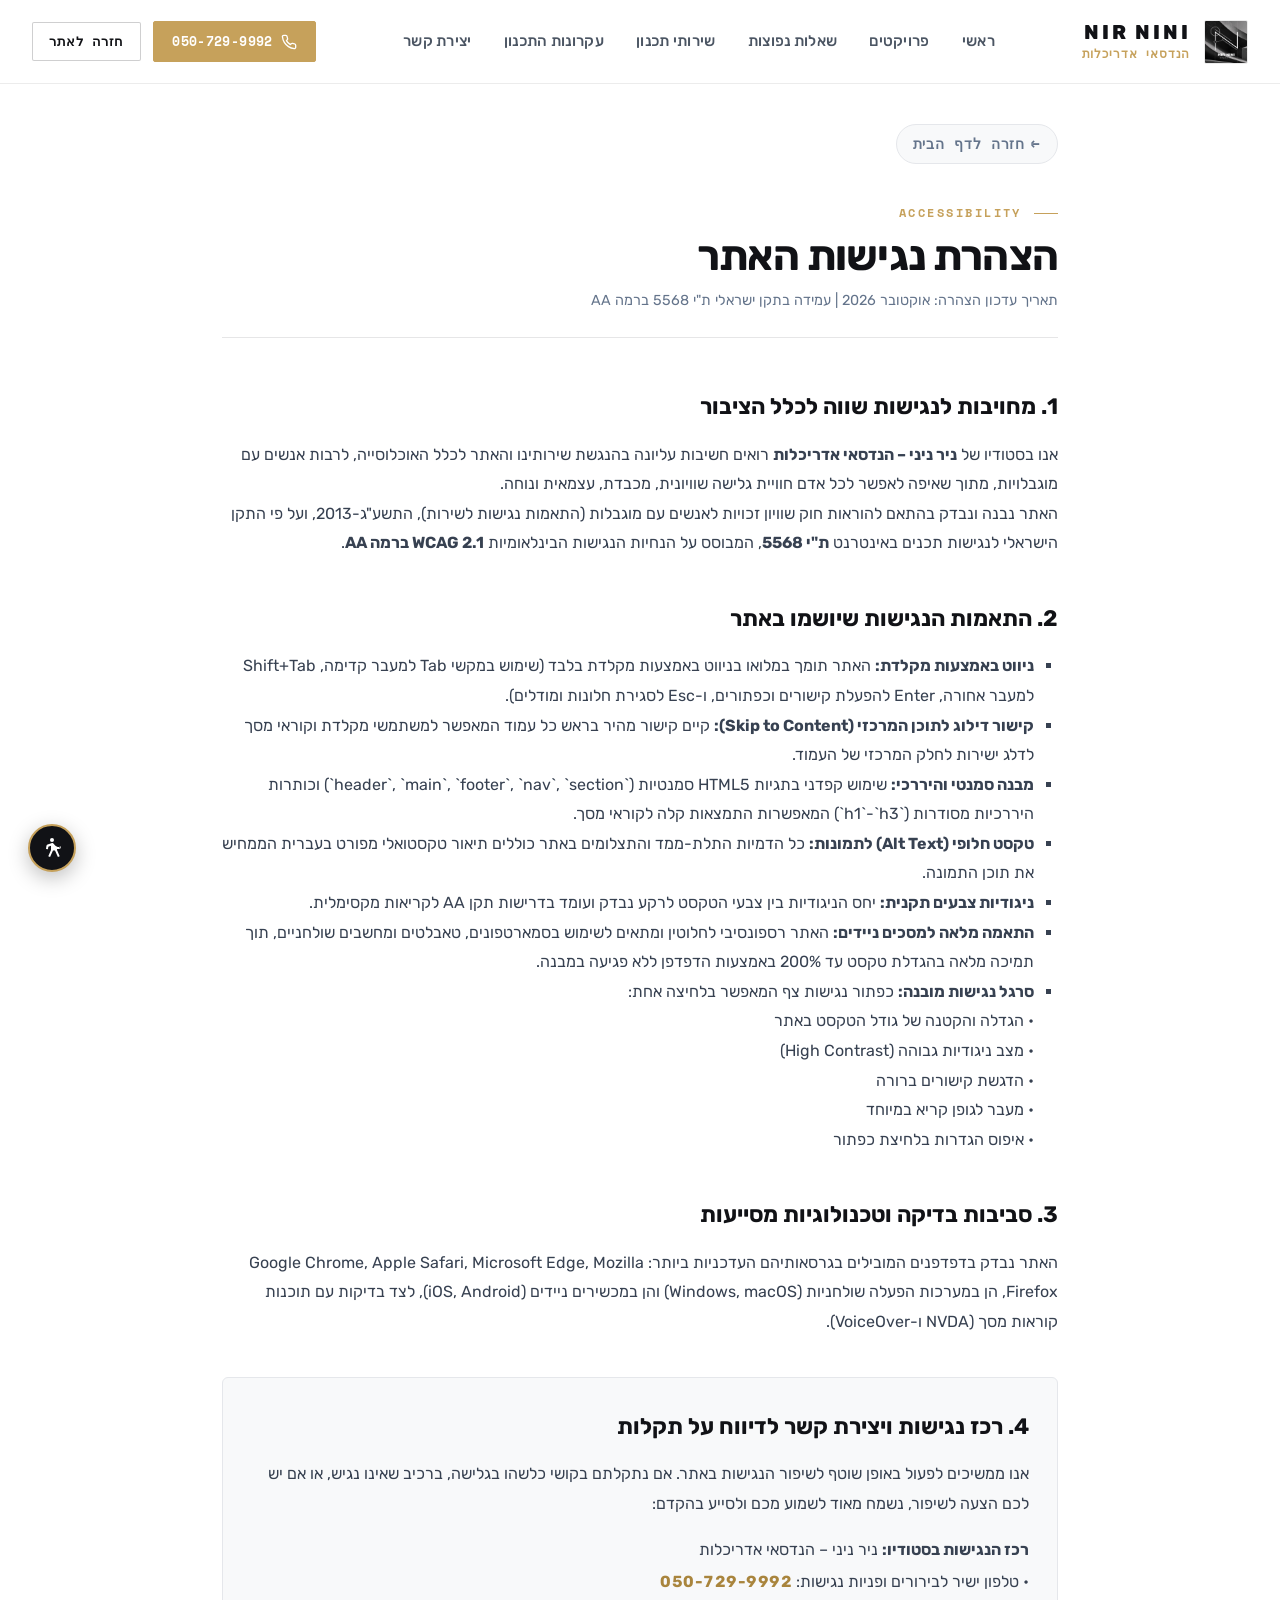
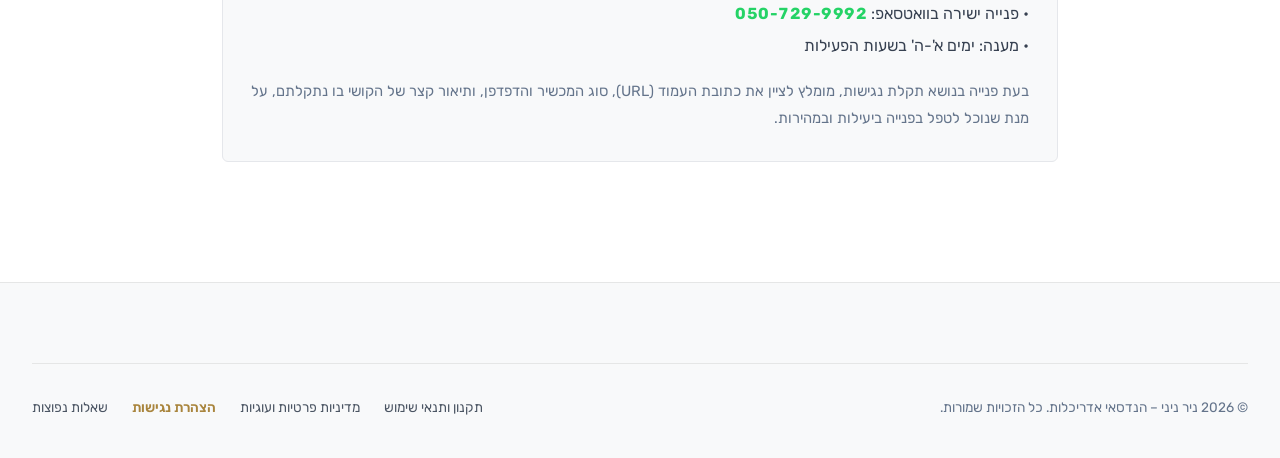
<file: accessibility.html>
<!DOCTYPE html>
<html lang="he" dir="rtl" data-theme="light">
<head>
  <meta charset="UTF-8">
  <meta name="viewport" content="width=device-width, initial-scale=1.0">
  <meta http-equiv="X-UA-Compatible" content="ie=edge">
  <meta http-equiv="X-Content-Type-Options" content="nosniff">
  <meta name="referrer" content="strict-origin-when-cross-origin">
  
  <title>הצהרת נגישות | ניר ניני – הנדסאי אדריכלות</title>
  <meta name="description" content="הצהרת הנגישות של אתר ניר ניני, הנדסאי אדריכלות. פירוט התאמות הנגישות בהתאם לתקן ת״י 5568 ברמה AA ופרטי רכז הנגישות.">
  
  <!-- Favicon -->
  <link rel="icon" type="image/png" href="assets/images/logo-nir-nini-sm.png">

  <!-- Typography Preconnect & Stylesheet -->
  <link rel="preconnect" href="https://fonts.googleapis.com">
  <link rel="preconnect" href="https://fonts.gstatic.com" crossorigin>
  <link href="https://fonts.googleapis.com/css2?family=Inter:wght@300;400;500;600;700;800&family=Rubik:ital,wght@0,300;0,400;0,500;0,600;0,700;0,800;0,900;1,400&family=Space+Mono:wght@400;700&display=swap" rel="stylesheet">

  <!-- Core & Component CSS -->
  <link rel="stylesheet" href="css/style.css">
  <link rel="stylesheet" href="css/components.css">
</head>
<body>

  <!-- Skip link for keyboard accessibility -->
  <a href="#main-content" class="skip-link">דלג לתוכן המרכזי</a>

  <!-- Header -->
  <header class="site-header">
    <div class="container header-inner">
      <a href="index.html" class="brand-logo" aria-label="ניר ניני - הנדסאי אדריכלות">
        <img src="assets/images/logo-nir-nini-sm.png" alt="לוגו ניר ניני" class="brand-logo-img">
        <div class="brand-text">
          <span class="brand-title">NIR NINI</span>
          <span class="brand-subtitle">הנדסאי אדריכלות</span>
        </div>
      </a>

      <nav class="desktop-nav" aria-label="ניווט ראשי">
        <ul class="nav-menu">
          <li><a href="index.html#hero" class="nav-link">ראשי</a></li>
          <li><a href="gallery.html" class="nav-link">פרויקטים</a></li>
          <li><a href="faq.html" class="nav-link">שאלות נפוצות</a></li>
          <li><a href="index.html#services" class="nav-link">שירותי תכנון</a></li>
          <li><a href="index.html#philosophy" class="nav-link">עקרונות התכנון</a></li>
          <li><a href="index.html#contact" class="nav-link">יצירת קשר</a></li>
        </ul>
      </nav>

      <div class="header-actions">
        <a href="tel:0507299992" class="btn-header-call" title="התקשר לניר ניני">
          <svg width="16" height="16" viewBox="0 0 24 24" fill="none" stroke="currentColor" stroke-width="2" stroke-linecap="round" stroke-linejoin="round">
            <path d="M22 16.92v3a2 2 0 0 1-2.18 2 19.79 19.79 0 0 1-8.63-3.07 19.5 19.5 0 0 1-6-6 19.79 19.79 0 0 1-3.07-8.67A2 2 0 0 1 4.11 2h3a2 2 0 0 1 2 1.72 12.84 12.84 0 0 0 .7 2.81 2 2 0 0 1-.45 2.11L8.09 9.91a16 16 0 0 0 6 6l1.27-1.27a2 2 0 0 1 2.11-.45 12.84 12.84 0 0 0 2.81.7A2 2 0 0 1 22 16.92z"></path>
          </svg>
          <span class="header-phone-text phone-number" dir="ltr">050-729-9992</span>
        </a>
        <a href="index.html" class="btn-hero-secondary" style="padding: 0.45rem 1rem; font-size: 0.82rem; color: #111216; border-color: rgba(17,18,22,0.2);">חזרה לאתר</a>
      </div>
    </div>
  </header>

  <main id="main-content" class="legal-page-main">
    <div class="container" style="max-width: 900px; padding-top: calc(var(--header-height) + 2.5rem); padding-bottom: 5rem;">
      
      <div class="legal-breadcrumbs" style="margin-bottom: 2rem;">
        <a href="index.html" class="breadcrumb-link" style="color: #64748b; font-size: 0.88rem; display: inline-flex; align-items: center; gap: 0.4rem;">
          <span>←</span> חזרה לדף הבית
        </a>
      </div>

      <header class="legal-header" style="margin-bottom: 3rem; border-bottom: 1px solid rgba(17,18,22,0.1); padding-bottom: 1.5rem;">
        <span class="section-eyebrow">ACCESSIBILITY</span>
        <h1 class="section-title" style="margin-top: 0.5rem; font-size: clamp(2rem, 3.5vw, 2.6rem);">הצהרת נגישות האתר</h1>
        <p style="color: #64748b; font-size: 0.9rem; margin-top: 0.5rem;">תאריך עדכון הצהרה: אוקטובר 2026 | עמידה בתקן ישראלי ת"י 5568 ברמה AA</p>
      </header>

      <article class="legal-content" style="line-height: 1.85; color: #374151; font-size: 1rem;">
        
        <section style="margin-bottom: 2.5rem;">
          <h2 style="font-size: 1.4rem; color: #111216; margin-bottom: 0.75rem; font-weight: 700;">1. מחויבות לנגישות שווה לכלל הציבור</h2>
          <p>
            אנו בסטודיו של <strong>ניר ניני – הנדסאי אדריכלות</strong> רואים חשיבות עליונה בהנגשת שירותינו והאתר לכלל האוכלוסייה, לרבות אנשים עם מוגבלויות, מתוך שאיפה לאפשר לכל אדם חוויית גלישה שוויונית, מכבדת, עצמאית ונוחה.
          </p>
          <p>
            האתר נבנה ונבדק בהתאם להוראות חוק שוויון זכויות לאנשים עם מוגבלות (התאמות נגישות לשירות), התשע"ג-2013, ועל פי התקן הישראלי לנגישות תכנים באינטרנט <strong>ת"י 5568</strong>, המבוסס על הנחיות הנגישות הבינלאומיות <strong>WCAG 2.1 ברמה AA</strong>.
          </p>
        </section>

        <section style="margin-bottom: 2.5rem;">
          <h2 style="font-size: 1.4rem; color: #111216; margin-bottom: 0.75rem; font-weight: 700;">2. התאמות הנגישות שיושמו באתר</h2>
          <ul style="list-style-type: square; margin-right: 1.5rem; margin-top: 0.5rem; margin-bottom: 0.75rem;">
            <li><strong>ניווט באמצעות מקלדת:</strong> האתר תומך במלואו בניווט באמצעות מקלדת בלבד (שימוש במקשי Tab למעבר קדימה, Shift+Tab למעבר אחורה, Enter להפעלת קישורים וכפתורים, ו-Esc לסגירת חלונות ומודלים).</li>
            <li><strong>קישור דילוג לתוכן המרכזי (Skip to Content):</strong> קיים קישור מהיר בראש כל עמוד המאפשר למשתמשי מקלדת וקוראי מסך לדלג ישירות לחלק המרכזי של העמוד.</li>
            <li><strong>מבנה סמנטי והיררכי:</strong> שימוש קפדני בתגיות HTML5 סמנטיות (`header`, `main`, `footer`, `nav`, `section`) וכותרות היררכיות מסודרות (`h1`-`h3`) המאפשרות התמצאות קלה לקוראי מסך.</li>
            <li><strong>טקסט חלופי (Alt Text) לתמונות:</strong> כל הדמיות התלת-ממד והתצלומים באתר כוללים תיאור טקסטואלי מפורט בעברית הממחיש את תוכן התמונה.</li>
            <li><strong>ניגודיות צבעים תקנית:</strong> יחס הניגודיות בין צבעי הטקסט לרקע נבדק ועומד בדרישות תקן AA לקריאות מקסימלית.</li>
            <li><strong>התאמה מלאה למסכים ניידים:</strong> האתר רספונסיבי לחלוטין ומתאים לשימוש בסמארטפונים, טאבלטים ומחשבים שולחניים, תוך תמיכה מלאה בהגדלת טקסט עד 200% באמצעות הדפדפן ללא פגיעה במבנה.</li>
            <li><strong>סרגל נגישות מובנה:</strong> כפתור נגישות צף המאפשר בלחיצה אחת:
              <br>• הגדלה והקטנה של גודל הטקסט באתר
              <br>• מצב ניגודיות גבוהה (High Contrast)
              <br>• הדגשת קישורים ברורה
              <br>• מעבר לגופן קריא במיוחד
              <br>• איפוס הגדרות בלחיצת כפתור
            </li>
          </ul>
        </section>

        <section style="margin-bottom: 2.5rem;">
          <h2 style="font-size: 1.4rem; color: #111216; margin-bottom: 0.75rem; font-weight: 700;">3. סביבות בדיקה וטכנולוגיות מסייעות</h2>
          <p>
            האתר נבדק בדפדפנים המובילים בגרסאותיהם העדכניות ביותר: Google Chrome, Apple Safari, Microsoft Edge, Mozilla Firefox, הן במערכות הפעלה שולחניות (Windows, macOS) והן במכשירים ניידים (iOS, Android), לצד בדיקות עם תוכנות קוראות מסך (NVDA ו-VoiceOver).
          </p>
        </section>

        <section style="margin-bottom: 2.5rem; background: #f8f9fa; border: 1px solid #e5e7eb; border-radius: 6px; padding: 1.75rem;">
          <h2 style="font-size: 1.4rem; color: #111216; margin-bottom: 0.75rem; font-weight: 700;">4. רכז נגישות ויצירת קשר לדיווח על תקלות</h2>
          <p>
            אנו ממשיכים לפעול באופן שוטף לשיפור הנגישות באתר. אם נתקלתם בקושי כלשהו בגלישה, ברכיב שאינו נגיש, או אם יש לכם הצעה לשיפור, נשמח מאוד לשמוע מכם ולסייע בהקדם:
          </p>
          <div style="margin-top: 1rem; line-height: 2;">
            <strong>רכז הנגישות בסטודיו:</strong> ניר ניני – הנדסאי אדריכלות<br>
            • טלפון ישיר לבירורים ופניות נגישות: <a href="tel:0507299992" style="color: #A9853D; font-weight: 700;"><span class="phone-number" dir="ltr">050-729-9992</span></a><br>
            • פנייה ישירה בוואטסאפ: <a href="https://wa.me/972507299992" target="_blank" rel="noopener noreferrer" style="color: #25d366; font-weight: 700;"><span class="phone-number" dir="ltr">050-729-9992</span></a><br>
            • מענה: ימים א'-ה' בשעות הפעילות
          </div>
          <p style="margin-top: 1rem; font-size: 0.92rem; color: #64748b;">
            בעת פנייה בנושא תקלת נגישות, מומלץ לציין את כתובת העמוד (URL), סוג המכשיר והדפדפן, ותיאור קצר של הקושי בו נתקלתם, על מנת שנוכל לטפל בפנייה ביעילות ובמהירות.
          </p>
        </section>

      </article>

    </div>
  </main>

  <!-- Site Footer -->
  <footer class="site-footer footer-light">
    <div class="container">
      <div class="footer-bottom" style="border-top-color: rgba(0, 0, 0, 0.08); color: #64748b; display: flex; justify-content: space-between; align-items: center; flex-wrap: wrap; gap: 1rem;">
        <p>&copy; 2026 ניר ניני – הנדסאי אדריכלות. כל הזכויות שמורות.</p>
        <div style="display: flex; gap: 1.5rem; font-size: 0.85rem; flex-wrap: wrap;">
          <a href="terms.html" style="color: #4b5563;">תקנון ותנאי שימוש</a>
          <a href="privacy.html" style="color: #4b5563;">מדיניות פרטיות ועוגיות</a>
          <a href="accessibility.html" style="color: #A9853D; font-weight: 600;">הצהרת נגישות</a>
          <a href="faq.html" style="color: #4b5563;">שאלות נפוצות</a>
        </div>
      </div>
    </div>
  </footer>

  <script src="js/main.js"></script>
</body>
</html>
</file>
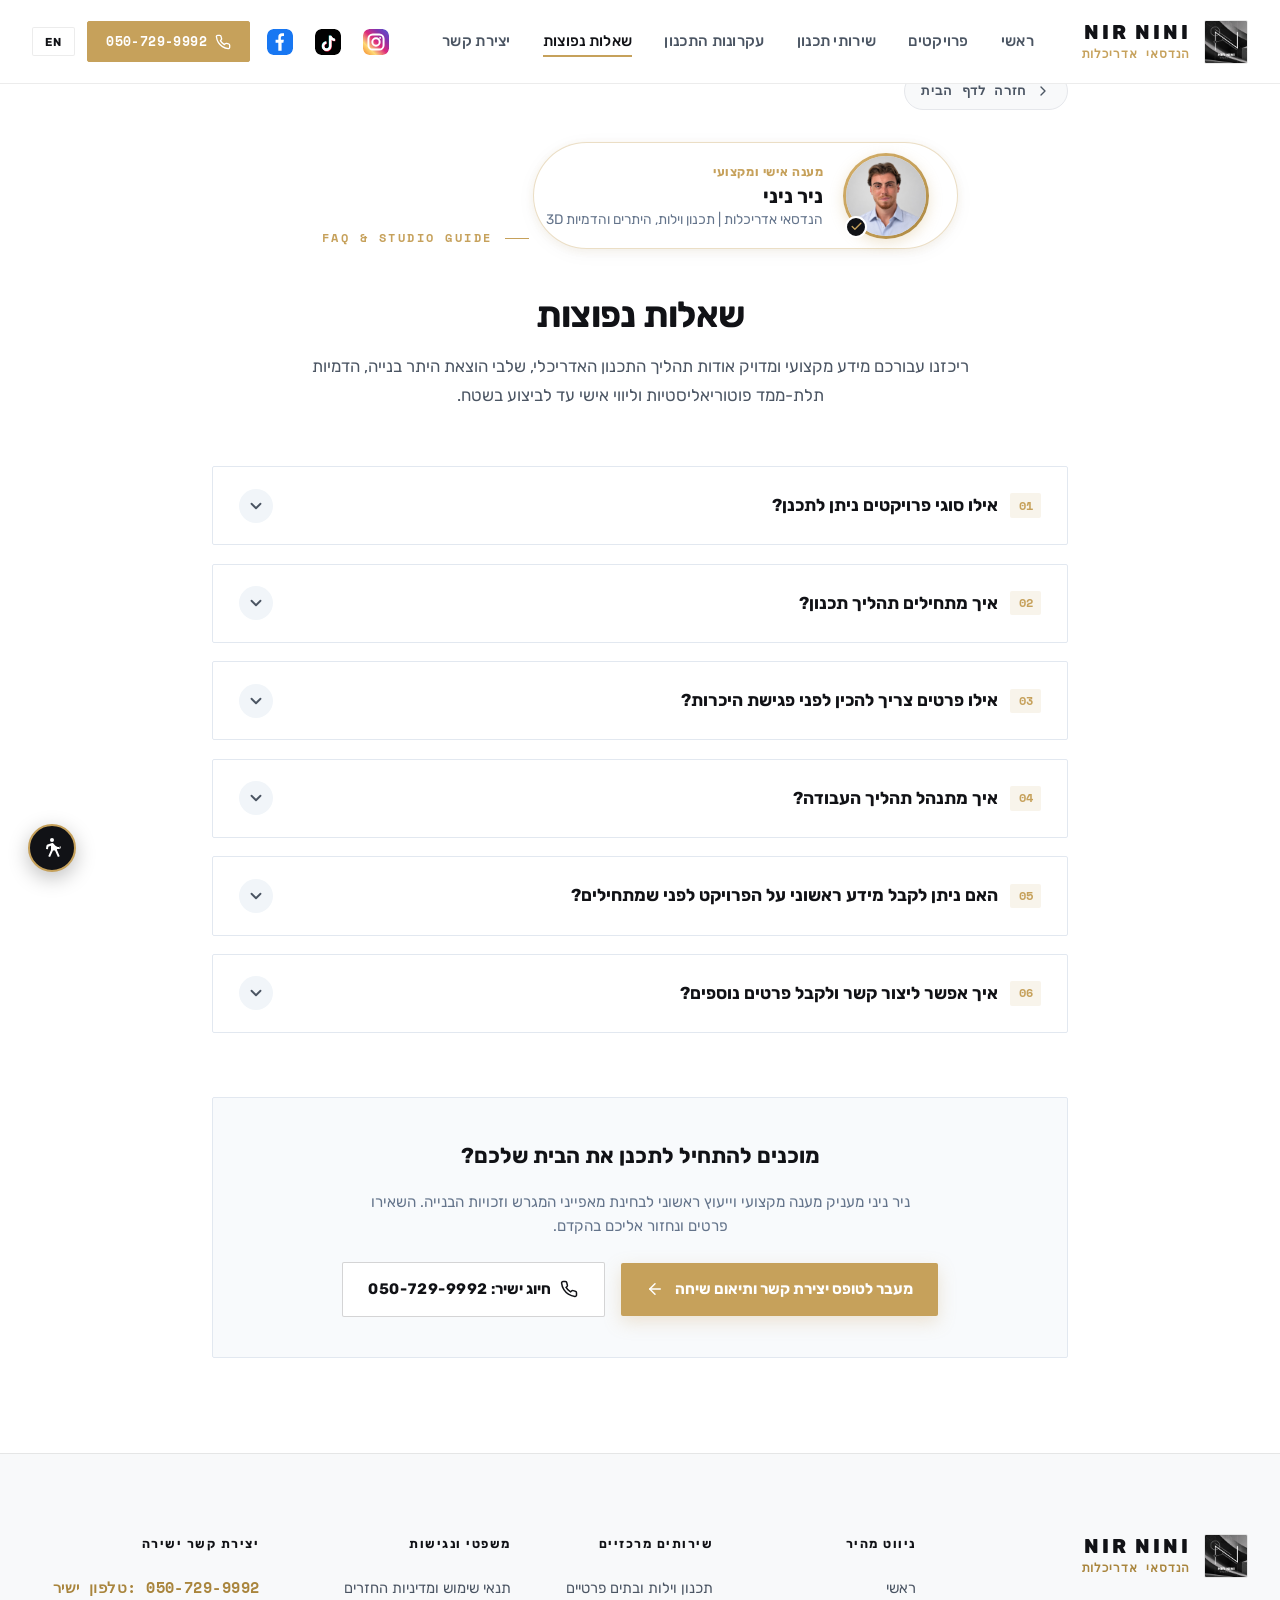
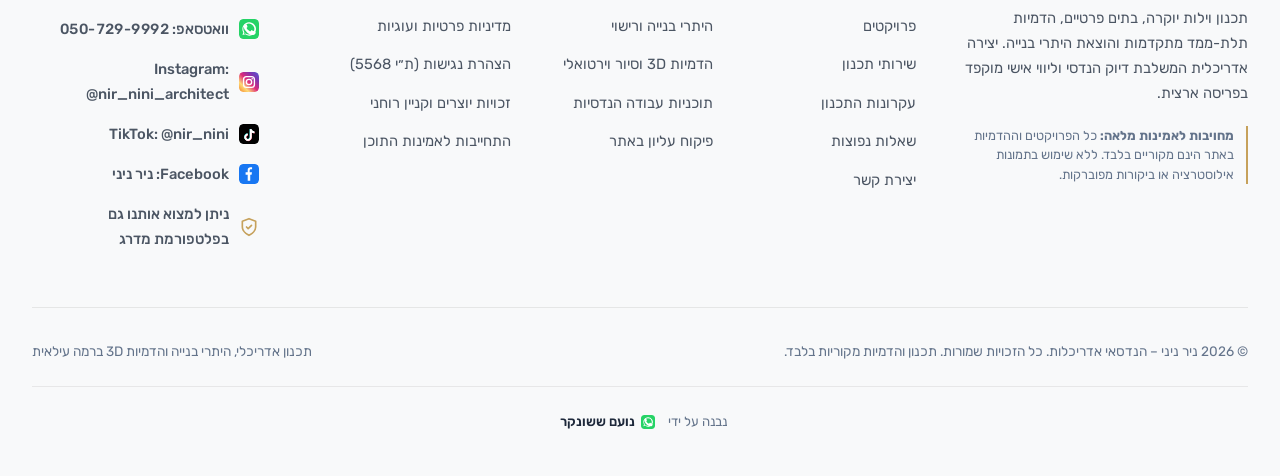
<file: faq.html>
<!DOCTYPE html>
<html lang="he" dir="rtl" data-theme="light">
<head>
  <meta charset="UTF-8">
  <meta name="viewport" content="width=device-width, initial-scale=1.0">
  <meta http-equiv="X-UA-Compatible" content="ie=edge">
  <meta http-equiv="X-Content-Type-Options" content="nosniff">
  <meta name="referrer" content="strict-origin-when-cross-origin">
  
  <title>שאלות נפוצות | ניר ניני - הנדסאי אדריכלות</title>
  <meta name="description" content="תשובות לשאלות נפוצות בנושאי תכנון וילות, בתים פרטיים, הוצאת היתרי בנייה, הדמיות תלת-ממד ותוכניות עבודה הנדסיות - ניר ניני, הנדסאי אדריכלות.">
  <meta name="keywords" content="ניר ניני שאלות ותשובות, תכנון וילות FAQ, היתרי בנייה, הנדסאי אדריכלות, שאלות נפוצות אדריכלות">
  
  <!-- Favicon -->
  <link rel="icon" type="image/png" href="assets/images/logo-nir-nini-sm.png">

  <!-- Google Fonts: Rubik (Hebrew) & Inter (English) -->
  <link rel="preconnect" href="https://fonts.googleapis.com">
  <link rel="preconnect" href="https://fonts.gstatic.com" crossorigin>
  <link href="https://fonts.googleapis.com/css2?family=Inter:wght@300;400;500;600;700;800&family=Rubik:wght@300;400;500;600;700;800;900&family=Space+Mono:wght@400;700&display=swap" rel="stylesheet">

  <!-- Core & Component CSS -->
  <link rel="stylesheet" href="css/style.css">
  <link rel="stylesheet" href="css/components.css">
</head>
<body>
  <a href="#main-content" class="skip-link">דלג לתוכן המרכזי</a>

  <!-- ==========================================================================
       SVG Global Definitions for Official Social Brand Icons
       ========================================================================== -->
  <svg width="0" height="0" style="position: absolute; width: 0; height: 0; overflow: hidden; pointer-events: none;" aria-hidden="true" xmlns="http://www.w3.org/2000/svg">
    <defs>
      <linearGradient id="ig-faq-gradient" x1="100%" y1="0%" x2="0%" y2="100%">
        <stop offset="0%" stop-color="#515BD4" />
        <stop offset="25%" stop-color="#8134AF" />
        <stop offset="50%" stop-color="#DD2A7B" />
        <stop offset="75%" stop-color="#FEDA77" />
        <stop offset="100%" stop-color="#F58529" />
      </linearGradient>
    </defs>
  </svg>

  <!-- ==========================================================================
       Site Header (Permanent Clean Light Mode)
       ========================================================================== -->
  <header class="site-header">
    <div class="container header-inner">
      
      <!-- Brand Logo -->
      <a href="index.html#hero" class="brand-logo" aria-label="ניר ניני - הנדסאי אדריכלות">
        <img src="assets/images/logo-nir-nini-sm.png" alt="לוגו ניר ניני" class="brand-logo-img">
        <div class="brand-text">
          <span class="brand-title">NIR NINI</span>
          <span class="brand-subtitle">הנדסאי אדריכלות</span>
        </div>
      </a>

      <!-- Desktop Navigation Menu -->
      <nav class="desktop-nav" aria-label="ניווט ראשי">
        <ul class="nav-menu">
          <li><a href="index.html#hero" class="nav-link" data-i18n="navHome">ראשי</a></li>
          <li><a href="gallery.html" class="nav-link" data-i18n="navProjects">פרויקטים</a></li>
          <li><a href="index.html#services" class="nav-link" data-i18n="navServices">שירותי תכנון</a></li>
          <li><a href="index.html#philosophy" class="nav-link" data-i18n="navPhilosophy">עקרונות התכנון</a></li>
          <li><a href="faq.html" class="nav-link active" data-i18n="navFaq">שאלות נפוצות</a></li>
          <li><a href="index.html#contact" class="nav-link" data-i18n="navContact">יצירת קשר</a></li>
        </ul>
      </nav>

      <!-- Header Utilities -->
      <div class="header-actions">
        
        <!-- Instagram Official Icon -->
        <a href="https://www.instagram.com/nir_nini_architect?xtok=cHA1d3Y3anc0cGZt" 
           target="_blank" 
           rel="noopener noreferrer" 
           class="header-brand-icon-btn" 
           title="אינסטגרם - ניר ניני" 
           aria-label="Instagram">
          <svg width="26" height="26" viewBox="0 0 24 24" fill="none" xmlns="http://www.w3.org/2000/svg">
            <rect width="24" height="24" rx="6" fill="url(#ig-faq-gradient)"/>
            <rect x="5" y="5" width="14" height="14" rx="4" stroke="#ffffff" stroke-width="1.8" fill="none"/>
            <circle cx="12" cy="12" r="3.4" stroke="#ffffff" stroke-width="1.8" fill="none"/>
            <circle cx="15.8" cy="8.2" r="0.9" fill="#ffffff"/>
          </svg>
        </a>

        <!-- TikTok Official Icon -->
        <a href="https://www.tiktok.com/@nir_nini?_r=1&_t=ZS-9Aa8OF02VYv" 
           target="_blank" 
           rel="noopener noreferrer" 
           class="header-brand-icon-btn" 
           title="טיקטוק - ניר ניני" 
           aria-label="TikTok">
          <svg width="26" height="26" viewBox="0 0 24 24" fill="none" xmlns="http://www.w3.org/2000/svg">
            <rect width="24" height="24" rx="6" fill="#010101" />
            <path d="M16.4 8.2c-.8-.5-1.4-1.3-1.6-2.2h-2.1v9.6c0 1.2-1 2.2-2.2 2.2s-2.2-1-2.2-2.2c0-1.1.8-2 1.9-2.2v-2.2c-2.3.2-4.1 2.1-4.1 4.4 0 2.4 2 4.4 4.4 4.4s4.4-2 4.4-4.4V9.8c1 .7 2.1 1.1 3.3 1.1V8.7c-.7 0-1.3-.2-1.8-.5z" fill="#25F4EE" />
            <path d="M17.0 8.7c-.8-.5-1.4-1.3-1.6-2.2h-2.1v9.6c0 1.2-1 2.2-2.2 2.2s-2.2-1-2.2-2.2c0-1.1.8-2 1.9-2.2V11.9c-2.3.2-4.1 2.1-4.1 4.4 0 2.4 2 4.4 4.4 4.4s4.4-2 4.4-4.4V10.3c1 .7 2.1 1.1 3.3 1.1V9.2c-.7 0-1.3-.2-1.8-.5z" fill="#FE2C55" style="mix-blend-mode: screen;" />
            <path d="M16.7 8.4c-.8-.5-1.4-1.3-1.6-2.2h-2.1v9.6c0 1.2-1 2.2-2.2 2.2s-2.2-1-2.2-2.2c0-1.1.8-2 1.9-2.2v-2.2c-2.3.2-4.1 2.1-4.1 4.4 0 2.4 2 4.4 4.4 4.4s4.4-2 4.4-4.4V10c1 .7 2.1 1.1 3.3 1.1V8.9c-.7 0-1.3-.2-1.8-.5z" fill="#FFFFFF" />
          </svg>
        </a>

        <!-- Facebook Official Icon -->
        <a href="#" 
           target="_blank" 
           rel="noopener noreferrer" 
           class="header-brand-icon-btn facebook-official-link" 
           title="פייסבוק - ניר ניני" 
           aria-label="Facebook">
          <svg width="26" height="26" viewBox="0 0 24 24" fill="none" xmlns="http://www.w3.org/2000/svg">
            <rect width="24" height="24" rx="6" fill="#1877F2"/>
            <path d="M15.12 12.75l.44-2.88h-2.76V8c0-.79.39-1.56 1.63-1.56h1.26V3.99c-.23-.03-1.02-.1-1.95-.1-1.99 0-3.29 1.21-3.29 3.39v2.59H7.92v2.88h2.52V20h3.04v-7.25h1.64z" fill="#ffffff"/>
          </svg>
        </a>

        <!-- Clickable Phone CTA Button -->
        <a href="tel:0507299992" class="btn-header-call" title="התקשר עכשיו לניר ניני">
          <svg width="16" height="16" viewBox="0 0 24 24" fill="none" stroke="currentColor" stroke-width="2" stroke-linecap="round" stroke-linejoin="round">
            <path d="M22 16.92v3a2 2 0 0 1-2.18 2 19.79 19.79 0 0 1-8.63-3.07 19.5 19.5 0 0 1-6-6 19.79 19.79 0 0 1-3.07-8.67A2 2 0 0 1 4.11 2h3a2 2 0 0 1 2 1.72 12.84 12.84 0 0 0 .7 2.81 2 2 0 0 1-.45 2.11L8.09 9.91a16 16 0 0 0 6 6l1.27-1.27a2 2 0 0 1 2.11-.45 12.84 12.84 0 0 0 2.81.7A2 2 0 0 1 22 16.92z"></path>
          </svg>
          <span class="header-phone-text phone-number" dir="ltr">050-729-9992</span>
        </a>

        <!-- Language Switch -->
        <button id="lang-switch-btn" class="lang-switch" title="Change Language / החלף שפה">EN</button>

        <!-- Mobile Drawer Hamburger Toggle -->
        <button id="mobile-toggle-btn" class="mobile-nav-toggle" aria-label="פתח תפריט">
          <span></span>
          <span></span>
          <span></span>
        </button>
      </div>

    </div>
  </header>

  <!-- ==========================================================================
       Mobile Navigation Drawer
       ========================================================================== -->
  <div id="mobile-drawer" class="mobile-drawer" role="dialog" aria-modal="true" aria-label="תפריט ניווט">
    <div class="mobile-drawer-header">
      <div class="brand-logo">
        <img src="assets/images/logo-nir-nini-sm.png" alt="לוגו ניר ניני" class="brand-logo-img">
        <div class="brand-text">
          <span class="brand-title">NIR NINI</span>
          <span class="brand-subtitle">הנדסאי אדריכלות</span>
        </div>
      </div>
      <button id="mobile-drawer-close" class="mobile-drawer-close" aria-label="סגור תפריט">&times;</button>
    </div>
    
    <ul class="mobile-menu-links">
      <li><a href="index.html#hero" class="mobile-menu-link" data-i18n="navHome">ראשי</a></li>
      <li><a href="gallery.html" class="mobile-menu-link" data-i18n="navProjects">פרויקטים</a></li>
      <li><a href="index.html#services" class="mobile-menu-link" data-i18n="navServices">שירותי תכנון</a></li>
      <li><a href="index.html#philosophy" class="mobile-menu-link" data-i18n="navPhilosophy">עקרונות התכנון</a></li>
      <li><a href="faq.html" class="mobile-menu-link" data-i18n="navFaq">שאלות נפוצות</a></li>
      <li><a href="index.html#contact" class="mobile-menu-link" data-i18n="navContact">יצירת קשר</a></li>
    </ul>

    <div class="mobile-drawer-footer">
      <a href="tel:0507299992" class="btn-mobile-call">
        <svg width="18" height="18" viewBox="0 0 24 24" fill="none" stroke="currentColor" stroke-width="2">
          <path d="M22 16.92v3a2 2 0 0 1-2.18 2 19.79 19.79 0 0 1-8.63-3.07 19.5 19.5 0 0 1-6-6 19.79 19.79 0 0 1-3.07-8.67A2 2 0 0 1 4.11 2h3a2 2 0 0 1 2 1.72 12.84 12.84 0 0 0 .7 2.81 2 2 0 0 1-.45 2.11L8.09 9.91a16 16 0 0 0 6 6l1.27-1.27a2 2 0 0 1 2.11-.45 12.84 12.84 0 0 0 2.81.7A2 2 0 0 1 22 16.92z"></path>
        </svg>
        <span>התקשרות: <span class="phone-number" dir="ltr">050-729-9992</span></span>
      </a>

      <!-- Official Social Icons in Mobile Menu -->
      <div class="mobile-social-row">
        <a href="https://www.instagram.com/nir_nini_architect?xtok=cHA1d3Y3anc0cGZt" target="_blank" rel="noopener noreferrer" class="mobile-social-btn" aria-label="Instagram">
          <svg width="20" height="20" viewBox="0 0 24 24" fill="none" xmlns="http://www.w3.org/2000/svg">
            <rect width="24" height="24" rx="5.5" fill="url(#ig-faq-gradient)" />
            <rect x="5.5" y="5.5" width="13" height="13" rx="3.5" stroke="#ffffff" stroke-width="1.6" fill="none" />
            <circle cx="12" cy="12" r="3.2" stroke="#ffffff" stroke-width="1.6" fill="none" />
            <circle cx="15.8" cy="8.2" r="0.9" fill="#ffffff" />
          </svg>
          <span>Instagram</span>
        </a>

        <a href="https://www.tiktok.com/@nir_nini?_r=1&_t=ZS-9Aa8OF02VYv" target="_blank" rel="noopener noreferrer" class="mobile-social-btn" aria-label="TikTok">
          <svg width="20" height="20" viewBox="0 0 24 24" fill="none" xmlns="http://www.w3.org/2000/svg">
            <rect width="24" height="24" rx="5.5" fill="#010101" />
            <path d="M16.4 8.2c-.8-.5-1.4-1.3-1.6-2.2h-2.1v9.6c0 1.2-1 2.2-2.2 2.2s-2.2-1-2.2-2.2c0-1.1.8-2 1.9-2.2v-2.2c-2.3.2-4.1 2.1-4.1 4.4 0 2.4 2 4.4 4.4 4.4s4.4-2 4.4-4.4V9.8c1 .7 2.1 1.1 3.3 1.1V8.7c-.7 0-1.3-.2-1.8-.5z" fill="#25F4EE" />
            <path d="M17.0 8.7c-.8-.5-1.4-1.3-1.6-2.2h-2.1v9.6c0 1.2-1 2.2-2.2 2.2s-2.2-1-2.2-2.2c0-1.1.8-2 1.9-2.2V11.9c-2.3.2-4.1 2.1-4.1 4.4 0 2.4 2 4.4 4.4 4.4s4.4-2 4.4-4.4V10.3c1 .7 2.1 1.1 3.3 1.1V9.2c-.7 0-1.3-.2-1.8-.5z" fill="#FE2C55" style="mix-blend-mode: screen;" />
            <path d="M16.7 8.4c-.8-.5-1.4-1.3-1.6-2.2h-2.1v9.6c0 1.2-1 2.2-2.2 2.2s-2.2-1-2.2-2.2c0-1.1.8-2 1.9-2.2v-2.2c-2.3.2-4.1 2.1-4.1 4.4 0 2.4 2 4.4 4.4 4.4s4.4-2 4.4-4.4V10c1 .7 2.1 1.1 3.3 1.1V8.9c-.7 0-1.3-.2-1.8-.5z" fill="#FFFFFF" />
          </svg>
          <span>TikTok</span>
        </a>

        <a href="#" target="_blank" rel="noopener noreferrer" class="mobile-social-btn facebook-official-link" aria-label="Facebook">
          <svg width="20" height="20" viewBox="0 0 24 24" fill="none" xmlns="http://www.w3.org/2000/svg">
            <rect width="24" height="24" rx="5.5" fill="#1877F2" />
            <path d="M15.12 12.75l.44-2.88h-2.76V8c0-.79.39-1.56 1.63-1.56h1.26V3.99c-.23-.03-1.02-.1-1.95-.1-1.99 0-3.29 1.21-3.29 3.39v2.59H7.92v2.88h2.52V20h3.04v-7.25h1.64z" fill="#ffffff"/>
          </svg>
          <span>Facebook</span>
        </a>
      </div>

      <a href="https://wa.me/972507299992" target="_blank" rel="noopener noreferrer" class="btn-whatsapp" style="justify-content: center; width: 100%;">
        <svg width="20" height="20" viewBox="0 0 24 24" fill="none" xmlns="http://www.w3.org/2000/svg">
          <rect width="24" height="24" rx="5.5" fill="#25D366" />
          <path d="M17.5 14.3c-.3-.1-1.7-.8-1.9-.9-.3-.1-.5-.1-.7.1s-.8.9-.9 1.1c-.2.2-.3.2-.6.1-.3-.1-1.3-.5-2.5-1.5-.9-.8-1.5-1.8-1.7-2.1-.2-.3 0-.5.1-.6.1-.1.3-.3.5-.5.2-.2.2-.3.3-.5.1-.2 0-.4 0-.5s-.7-1.7-.9-2.3c-.2-.6-.5-.5-.7-.5h-.6c-.2 0-.6.1-.9.4s-1.2 1.2-1.2 2.9 1.2 3.4 1.4 3.6c.2.2 2.4 3.7 5.9 5.2.8.4 1.5.6 2 .7.8.3 1.6.2 2.2.1.7-.1 2.1-.9 2.4-1.7.3-.8.3-1.5.2-1.7-.1-.2-.3-.3-.6-.4z" fill="#ffffff"/>
          <path d="M12 4a8 8 0 0 0-6.9 12l-.9 3.3 3.4-.9A8 8 0 1 0 12 4zm0 14.6c-1.3 0-2.6-.4-3.7-1l-.3-.2-2 .5.5-2-.2-.3A6.6 6.6 0 1 1 12 18.6z" fill="#ffffff"/>
        </svg>
        <span>פנייה בוואטסאפ: 050-729-9992</span>
      </a>

      <button id="mobile-lang-btn" class="lang-switch" style="width: 100%;">English</button>
    </div>
  </div>

  <!-- ==========================================================================
       Main FAQ Content
       ========================================================================== -->
  <main id="main-content" class="faq-page-main">
    
    <div class="faq-section">
      <div class="container faq-container">
        
        <!-- Breadcrumbs -->
        <div class="gallery-breadcrumbs" style="margin-bottom: 2rem;">
          <a href="index.html" class="breadcrumb-link" title="חזרה לדף הבית">
            <svg width="16" height="16" viewBox="0 0 24 24" fill="none" stroke="currentColor" stroke-width="2" stroke-linecap="round" stroke-linejoin="round">
              <polyline points="9 18 15 12 9 6"></polyline>
            </svg>
            <span data-i18n="backHome">חזרה לדף הבית</span>
          </a>
        </div>

        <!-- Section Header with Nir Nini Portrait -->
        <div class="faq-header reveal-on-scroll">
          
          <!-- Elegant Architect Profile Badge -->
          <div class="faq-architect-card">
            <div class="faq-avatar-wrapper">
              <img src="assets/images/nir-nini-portrait.jpg" alt="ניר ניני – הנדסאי אדריכלות" class="faq-avatar-img" width="86" height="86" loading="eager">
              <span class="faq-avatar-badge-icon" title="מענה מקצועי ישיר מניר ניני" aria-hidden="true">
                <svg width="13" height="13" viewBox="0 0 24 24" fill="none" stroke="currentColor" stroke-width="2.5" stroke-linecap="round" stroke-linejoin="round">
                  <polyline points="20 6 9 17 4 12"></polyline>
                </svg>
              </span>
            </div>
            <div class="faq-architect-meta">
              <span class="faq-architect-tag" data-i18n="faqArchitectTag">מענה אישי ומקצועי</span>
              <h2 class="faq-architect-name" data-i18n="faqArchitectName">ניר ניני</h2>
              <span class="faq-architect-title" data-i18n="faqArchitectTitle">הנדסאי אדריכלות | תכנון וילות, היתרים והדמיות 3D</span>
            </div>
          </div>

          <span class="section-eyebrow">FAQ & STUDIO GUIDE</span>
          <h1 class="section-title">שאלות נפוצות</h1>
          <p class="section-subtitle">
            ריכזנו עבורכם מידע מקצועי ומדויק אודות תהליך התכנון האדריכלי, שלבי הוצאת היתר בנייה, הדמיות תלת-ממד פוטוריאליסטיות וליווי אישי עד לביצוע בשטח.
          </p>
        </div>

        <!-- Accordion List (6 Verified Authentic Architectural Questions) -->
        <div class="faq-accordion-list reveal-on-scroll">
          
          <!-- Question 1 -->
          <div class="faq-item">
            <button class="faq-trigger" type="button" aria-expanded="false">
              <span class="faq-question-text">
                <span class="faq-q-number">01</span>
                <span>אילו סוגי פרויקטים ניתן לתכנן?</span>
              </span>
              <span class="faq-icon-chevron" aria-hidden="true">
                <svg width="18" height="18" viewBox="0 0 24 24" fill="none" stroke="currentColor" stroke-width="2.5" stroke-linecap="round" stroke-linejoin="round">
                  <polyline points="6 9 12 15 18 9"></polyline>
                </svg>
              </span>
            </button>
            <div class="faq-content">
              <div class="faq-answer-inner">
                <p>
                  ניר ניני, הנדסאי אדריכלות, מתמחה במגוון פרויקטים אדריכליים והנדסיים:
                </p>
                <ul>
                  <li><strong>וילות ובתים פרטיים צמודי קרקע:</strong> תכנון אדריכלי מותאם אישית משלב הסקיצה הרעיונית, העמדת המבנה במגרש ועד להפקת תוכניות עבודה הנדסיות מלאות.</li>
                  <li><strong>שיפוצים מקיפים והרחבות בנייה:</strong> תכנון הרחבות לבתים קיימים, תוספות קומה, שינויי חלל פנימיים והתאמת המבנה לצרכי המשפחה המתחדשים.</li>
                  <li><strong>הוצאת היתרי בנייה ורישוי:</strong> ניהול מקיף של תיק הבקשה מול ועדות התכנון והבנייה במערכת רישוי זמין, ותיאום מלא של כלל יועצי הפרויקט.</li>
                  <li><strong>הדמיות 3D וסיור וירטואלי:</strong> הפקת מודלים תלת-ממדיים פוטוריאליסטיים ברזולוציה גבוהה, המאפשרים לבחון חומרי גמר, תאורה ופרופורציות עוד טרם הבנייה.</li>
                  <li><strong>חללי מסחר ועבודה:</strong> תכנון אדריכלי ועיצוב פנים למשרדים, חללי עבודה ומבואות כניסה.</li>
                </ul>
              </div>
            </div>
          </div>

          <!-- Question 2 -->
          <div class="faq-item">
            <button class="faq-trigger" type="button" aria-expanded="false">
              <span class="faq-question-text">
                <span class="faq-q-number">02</span>
                <span>איך מתחילים תהליך תכנון?</span>
              </span>
              <span class="faq-icon-chevron" aria-hidden="true">
                <svg width="18" height="18" viewBox="0 0 24 24" fill="none" stroke="currentColor" stroke-width="2.5" stroke-linecap="round" stroke-linejoin="round">
                  <polyline points="6 9 12 15 18 9"></polyline>
                </svg>
              </span>
            </button>
            <div class="faq-content">
              <div class="faq-answer-inner">
                <p>
                  הצעד הראשון מתחיל בשיחת היכרות ראשונית – טלפונית (<a href="tel:0507299992" class="phone-number" dir="ltr" style="color: var(--accent-gold); font-weight: 700;">050-729-9992</a>) או באמצעות השארת פרטים בטופס הפנייה באתר.
                </p>
                <p>
                  בשיחה הראשונה נשמע על החזון שלכם, נבין את מיקום המגרש או הנכס, ונבחן את מסגרת הפרויקט. לאחר מכן נתאם פגישת פרוגרמה מסודרת שבה נגדיר את צרכי המשפחה, ננתח את זכויות הבנייה והתב"ע החלה על המגרש, ונגבש תוכנית עבודה הנדסית ברורה עם לוחות זמנים מוגדרים.
                </p>
              </div>
            </div>
          </div>

          <!-- Question 3 -->
          <div class="faq-item">
            <button class="faq-trigger" type="button" aria-expanded="false">
              <span class="faq-question-text">
                <span class="faq-q-number">03</span>
                <span>אילו פרטים צריך להכין לפני פגישת היכרות?</span>
              </span>
              <span class="faq-icon-chevron" aria-hidden="true">
                <svg width="18" height="18" viewBox="0 0 24 24" fill="none" stroke="currentColor" stroke-width="2.5" stroke-linecap="round" stroke-linejoin="round">
                  <polyline points="6 9 12 15 18 9"></polyline>
                </svg>
              </span>
            </button>
            <div class="faq-content">
              <div class="faq-answer-inner">
                <p>כדי שנוכל להעניק לכם מענה ממוקד ויעיל כבר בפגישה הראשונה, מומלץ להצטייד בפרטים הבאים:</p>
                <ol>
                  <li><strong>מיקום המגרש או הנכס:</strong> כתובת מדויקת או מספר גוש וחלקה לצורך איתור התב"ע וזכויות הבנייה.</li>
                  <li><strong>מפת מדידה טופוגרפית עדכנית:</strong> במידה וכבר בוצעה מדידה על ידי מודד מוסמך (אם לא, ננחה אתכם כיצד להזמין).</li>
                  <li><strong>פרוגרמה משפחתית בסיסית:</strong> מספר חדרים מבוקש, חלוקת מפלסים (קומה אחת או שתיים), העדפה למרתף, חצר אירוח, בריכת שחייה וכדומה.</li>
                  <li><strong>רפרנסים עיצוביים:</strong> תמונות, הדמיות או סגנונות אדריכליים שאהבתם ומבטאים את הטעם האישי שלכם.</li>
                </ol>
                <p style="margin-top: 0.5rem; font-size: 0.92rem; color: #78716c;">
                  * גם אם אין בידיכם עדיין את כל המסמכים – אל תהססו לפנות, וניר ניני ידריך אתכם שלב אחר שלב.
                </p>
              </div>
            </div>
          </div>

          <!-- Question 4 -->
          <div class="faq-item">
            <button class="faq-trigger" type="button" aria-expanded="false">
              <span class="faq-question-text">
                <span class="faq-q-number">04</span>
                <span>איך מתנהל תהליך העבודה?</span>
              </span>
              <span class="faq-icon-chevron" aria-hidden="true">
                <svg width="18" height="18" viewBox="0 0 24 24" fill="none" stroke="currentColor" stroke-width="2.5" stroke-linecap="round" stroke-linejoin="round">
                  <polyline points="6 9 12 15 18 9"></polyline>
                </svg>
              </span>
            </button>
            <div class="faq-content">
              <div class="faq-answer-inner">
                <p>תהליך התכנון בסטודיו בנוי ב-5 שלבים מרכזיים ומובנים:</p>
                <ol>
                  <li><strong>הבנת הצרכים והחזון של הלקוח:</strong> פגישת פרוגרמה מעמיקה להגדרת צרכי המשפחה, בחינת המגרש והטופוגרפיה, ניתוח זכויות בנייה ותיאום ציפיות תקציביות.</li>
                  <li><strong>גיבוש קונספט תכנוני:</strong> פיתוח סקיצות רעיוניות, העמדת המבנה במגרש ביחס לכיווני שמש ורוח, וזרימה הרמונית בין חללי האירוח לחצר ולגינה.</li>
                  <li><strong>פיתוח התכנון והחלוקה האדריכלית:</strong> העמקת תוכניות המפלסים, מיקום חללים כפולים, מדרגות מרחפות, קירות מסך מזוגגים וחיפויי אבן טבעית מוקפדים.</li>
                  <li><strong>הכנת תוכניות והדמיות בהתאם לשירות שסופק:</strong> מודל תלת-ממדי פוטוריאליסטי מלא, בחינת תאורת יום ולילה, בחירת חומרי גמר מדויקת וסיור אדריכלי וירטואלי טרם הבנייה.</li>
                  <li><strong>קידום התכנון והמשך התהליך מול הגורמים הרלוונטיים:</strong> הפקת תוכניות עבודה הנדסיות מפורטות לקבלנים, קידום הבקשה להיתר מול ועדות התכנון, ופיקוח עליון בשטח עד למסירת המפתח.</li>
                </ol>
              </div>
            </div>
          </div>

          <!-- Question 5 -->
          <div class="faq-item">
            <button class="faq-trigger" type="button" aria-expanded="false">
              <span class="faq-question-text">
                <span class="faq-q-number">05</span>
                <span>האם ניתן לקבל מידע ראשוני על הפרויקט לפני שמתחילים?</span>
              </span>
              <span class="faq-icon-chevron" aria-hidden="true">
                <svg width="18" height="18" viewBox="0 0 24 24" fill="none" stroke="currentColor" stroke-width="2.5" stroke-linecap="round" stroke-linejoin="round">
                  <polyline points="6 9 12 15 18 9"></polyline>
                </svg>
              </span>
            </button>
            <div class="faq-content">
              <div class="faq-answer-inner">
                <p>
                  בהחלט. ניר ניני מעניק מענה ראשוני וייעוץ מקצועי ללא התחייבות.
                </p>
                <p>
                  בשיחת ההיכרות ניתן לבחון את מאפייני המגרש העקרוניים, להבין מהן הדרישות התכנוניות וזכויות הבנייה באזורכם, ולקבל אומדן מציאותי לגבי שלבי הוצאת היתר הבנייה, לוחות הזמנים והיקף תהליך התכנון.
                </p>
                <p>
                  זהו צעד חשוב המעניק לכם בהירות, שקט נפשי וכלים לקבלת החלטות נכונות עוד לפני היציאה לדרך.
                </p>
              </div>
            </div>
          </div>

          <!-- Question 6 -->
          <div class="faq-item">
            <button class="faq-trigger" type="button" aria-expanded="false">
              <span class="faq-question-text">
                <span class="faq-q-number">06</span>
                <span>איך אפשר ליצור קשר ולקבל פרטים נוספים?</span>
              </span>
              <span class="faq-icon-chevron" aria-hidden="true">
                <svg width="18" height="18" viewBox="0 0 24 24" fill="none" stroke="currentColor" stroke-width="2.5" stroke-linecap="round" stroke-linejoin="round">
                  <polyline points="6 9 12 15 18 9"></polyline>
                </svg>
              </span>
            </button>
            <div class="faq-content">
              <div class="faq-answer-inner">
                <p>
                  ניתן ליצור קשר ישיר עם ניר ניני באחת מהדרכים הבאות:
                </p>
                <ul>
                  <li><strong>טלפון ישיר:</strong> <a href="tel:0507299992" class="phone-number" dir="ltr" style="color: var(--accent-gold); font-weight: 700;">050-729-9992</a> לשיחת ייעוץ אישית.</li>
                  <li><strong>טופס יצירת קשר:</strong> השאירו פרטים ב<a href="index.html#contact" style="color: var(--accent-gold); text-decoration: underline; font-weight: 600;">טופס הפנייה בעמוד הבית</a> ונחזור אליכם בהקדם לבחינת הפרויקט.</li>
                  <li><strong>וואטסאפ:</strong> פנייה ישירה בלחיצה על כפתור הוואטסאפ באתר לתיאום פגישה מהיר.</li>
                  <li><strong>ערוצי הסטודיו:</strong> תוכלו להתרשם מעבודות נוספות ועדכונים באינסטגרם, פייסבוק וטיקטוק של הסטודיו.</li>
                </ul>
              </div>
            </div>
          </div>

        </div>

        <!-- Bottom CTA Box leading directly to index.html#contact -->
        <div class="faq-cta-box reveal-on-scroll">
          <h3 class="faq-cta-title">מוכנים להתחיל לתכנן את הבית שלכם?</h3>
          <p class="faq-cta-desc">
            ניר ניני מעניק מענה מקצועי וייעוץ ראשוני לבחינת מאפייני המגרש וזכויות הבנייה. השאירו פרטים ונחזור אליכם בהקדם.
          </p>
          <div class="faq-cta-buttons">
            <a href="index.html#contact" class="btn-faq-contact-lead">
              <span>מעבר לטופס יצירת קשר ותיאום שיחה</span>
              <svg width="18" height="18" viewBox="0 0 24 24" fill="none" stroke="currentColor" stroke-width="2" stroke-linecap="round" stroke-linejoin="round">
                <line x1="19" y1="12" x2="5" y2="12"></line>
                <polyline points="12 19 5 12 12 5"></polyline>
              </svg>
            </a>
            <a href="tel:0507299992" class="btn-faq-call">
              <svg width="18" height="18" viewBox="0 0 24 24" fill="none" stroke="currentColor" stroke-width="2">
                <path d="M22 16.92v3a2 2 0 0 1-2.18 2 19.79 19.79 0 0 1-8.63-3.07 19.5 19.5 0 0 1-6-6 19.79 19.79 0 0 1-3.07-8.67A2 2 0 0 1 4.11 2h3a2 2 0 0 1 2 1.72 12.84 12.84 0 0 0 .7 2.81 2 2 0 0 1-.45 2.11L8.09 9.91a16 16 0 0 0 6 6l1.27-1.27a2 2 0 0 1 2.11-.45 12.84 12.84 0 0 0 2.81.7A2 2 0 0 1 22 16.92z"></path>
              </svg>
              <span>חיוג ישיר: <span class="phone-number" dir="ltr">050-729-9992</span></span>
            </a>
          </div>
        </div>

      </div>
    </div>

  </main>

  <!-- ==========================================================================
       Site Footer (Permanent Light Mode)
       ========================================================================== -->
  <footer class="site-footer footer-light">
    <div class="container">
      
      <div class="footer-top">
        <div class="footer-brand">
          <div class="brand-logo" style="margin-bottom: 1rem;">
            <img src="assets/images/logo-nir-nini-sm.png" alt="לוגו ניר ניני" class="brand-logo-img">
            <div class="brand-text">
              <span class="brand-title" style="color: #111216;">NIR NINI</span>
              <span class="brand-subtitle" style="color: #A9853D;">הנדסאי אדריכלות</span>
            </div>
          </div>
          <p class="footer-desc" style="color: #4b5563;">
            תכנון וילות יוקרה, בתים פרטיים, הדמיות תלת-ממד מתקדמות והוצאת היתרי בנייה. יצירה אדריכלית המשלבת דיוק הנדסי וליווי אישי מוקפד בפריסה ארצית.
          </p>
          <div style="margin-top: 0.5rem; font-size: 0.8rem; color: #64748b; line-height: 1.5; border-right: 2px solid var(--accent-brass); padding-right: 0.75rem;">
            <strong>מחויבות לאמינות מלאה:</strong> כל הפרויקטים וההדמיות באתר הינם מקוריים בלבד. ללא שימוש בתמונות אילוסטרציה או ביקורות מפוברקות.
          </div>
        </div>

        <div>
          <h4 class="footer-col-title" style="color: #111216;" data-i18n="footerColQuick">ניווט מהיר</h4>
          <ul class="footer-links">
            <li><a href="index.html#hero" data-i18n="navHome">עמוד הבית</a></li>
            <li><a href="gallery.html" data-i18n="navProjects">גלריית פרויקטים מלאה</a></li>
            <li><a href="index.html#services" data-i18n="navServices">שירותי תכנון</a></li>
            <li><a href="index.html#philosophy" data-i18n="navPhilosophy">עקרונות התכנון</a></li>
            <li><a href="faq.html" data-i18n="navFaq">שאלות נפוצות</a></li>
            <li><a href="index.html#contact" data-i18n="navContact">יצירת קשר</a></li>
          </ul>
        </div>

        <div>
          <h4 class="footer-col-title" style="color: #111216;" data-i18n="footerColSpecialties">שירותים מרכזיים</h4>
          <ul class="footer-links">
            <li><a href="index.html#services" data-i18n="footerSpec1">תכנון וילות ובתים פרטיים</a></li>
            <li><a href="index.html#services" data-i18n="footerSpec2">היתרי בנייה ורישוי</a></li>
            <li><a href="index.html#services" data-i18n="footerSpec3">הדמיות 3D וסיור וירטואלי</a></li>
            <li><a href="index.html#services" data-i18n="footerSpec4">תוכניות עבודה הנדסיות</a></li>
            <li><a href="index.html#services" data-i18n="footerSpec5">פיקוח עליון באתר</a></li>
          </ul>
        </div>

        <div>
          <h4 class="footer-col-title" style="color: #111216;" data-i18n="footerColLegal">משפטי ונגישות</h4>
          <ul class="footer-links">
            <li><a href="terms.html" data-i18n="footerLegalTerms">תנאי שימוש ומדיניות החזרים</a></li>
            <li><a href="privacy.html" data-i18n="footerLegalPrivacy">מדיניות פרטיות ועוגיות</a></li>
            <li><a href="accessibility.html" data-i18n="footerLegalAccess">הצהרת נגישות (ת״י 5568)</a></li>
            <li><a href="terms.html#copyright" data-i18n="footerLegalCopyright">זכויות יוצרים וקניין רוחני</a></li>
            <li><a href="terms.html#authenticity" data-i18n="footerLegalAuthenticity">התחייבות לאמינות התוכן</a></li>
          </ul>
        </div>

        <div>
          <h4 class="footer-col-title" style="color: #111216;" data-i18n="footerColContact">יצירת קשר ישירה</h4>
          <ul class="footer-links">
            <li>
              <a href="tel:0507299992" class="footer-phone-highlight" style="font-weight: 700; color: #A9853D;">
                <span data-i18n="footerPhoneDirect">טלפון ישיר: </span><span class="phone-number" dir="ltr">050-729-9992</span>
              </a>
            </li>
            <li class="footer-social-inline">
              <a href="https://wa.me/972507299992" target="_blank" rel="noopener noreferrer" class="footer-social-link-item" title="WhatsApp">
                <svg width="20" height="20" viewBox="0 0 24 24" fill="none" xmlns="http://www.w3.org/2000/svg">
                  <rect width="24" height="24" rx="5" fill="#25D366" />
                  <path d="M17.5 14.3c-.3-.1-1.7-.8-1.9-.9-.3-.1-.5-.1-.7.1s-.8.9-.9 1.1c-.2.2-.3.2-.6.1-.3-.1-1.3-.5-2.5-1.5-.9-.8-1.5-1.8-1.7-2.1-.2-.3 0-.5.1-.6.1-.1.3-.3.5-.5.2-.2.2-.3.3-.5.1-.2 0-.4 0-.5s-.7-1.7-.9-2.3c-.2-.6-.5-.5-.7-.5h-.6c-.2 0-.6.1-.9.4s-1.2 1.2-1.2 2.9 1.2 3.4 1.4 3.6c.2.2 2.4 3.7 5.9 5.2.8.4 1.5.6 2 .7.8.3 1.6.2 2.2.1.7-.1 2.1-.9 2.4-1.7.3-.8.3-1.5.2-1.7-.1-.2-.3-.3-.6-.4z" fill="#ffffff"/>
                  <path d="M12 4a8 8 0 0 0-6.9 12l-.9 3.3 3.4-.9A8 8 0 1 0 12 4zm0 14.6c-1.3 0-2.6-.4-3.7-1l-.3-.2-2 .5.5-2-.2-.3A6.6 6.6 0 1 1 12 18.6z" fill="#ffffff"/>
                </svg>
                <span><span data-i18n="footerWhatsAppDirect">וואטסאפ: </span><span class="phone-number" dir="ltr">050-729-9992</span></span>
              </a>
            </li>
            <li class="footer-social-inline">
              <a href="https://www.instagram.com/nir_nini_architect?xtok=cHA1d3Y3anc0cGZt" target="_blank" rel="noopener noreferrer" class="footer-social-link-item" title="Instagram">
                <svg width="20" height="20" viewBox="0 0 24 24" fill="none" xmlns="http://www.w3.org/2000/svg">
                  <rect width="24" height="24" rx="5.5" fill="url(#ig-faq-gradient)" />
                  <rect x="5.5" y="5.5" width="13" height="13" rx="3.5" stroke="#ffffff" stroke-width="1.6" fill="none" />
                  <circle cx="12" cy="12" r="3.2" stroke="#ffffff" stroke-width="1.6" fill="none" />
                  <circle cx="15.8" cy="8.2" r="0.9" fill="#ffffff" />
                </svg>
                <span>Instagram: @nir_nini_architect</span>
              </a>
            </li>
            <li class="footer-social-inline">
              <a href="https://www.tiktok.com/@nir_nini?_r=1&_t=ZS-9Aa8OF02VYv" target="_blank" rel="noopener noreferrer" class="footer-social-link-item" title="TikTok">
                <svg width="20" height="20" viewBox="0 0 24 24" fill="none" xmlns="http://www.w3.org/2000/svg">
                  <rect width="24" height="24" rx="5.5" fill="#010101" />
                  <path d="M16.4 8.2c-.8-.5-1.4-1.3-1.6-2.2h-2.1v9.6c0 1.2-1.2 2.2-2.2 2.2s-2.2-1-2.2-2.2c0-1.1.8-2 1.9-2.2v-2.2c-2.3.2-4.1 2.1-4.1 4.4 0 2.4 2 4.4 4.4 4.4s4.4-2 4.4-4.4V9.8c1 .7 2.1 1.1 3.3 1.1V8.7c-.7 0-1.3-.2-1.8-.5z" fill="#25F4EE" />
                  <path d="M17.0 8.7c-.8-.5-1.4-1.3-1.6-2.2h-2.1v9.6c0 1.2-1 2.2-2.2 2.2s-2.2-1-2.2-2.2c0-1.1.8-2 1.9-2.2V11.9c-2.3.2-4.1 2.1-4.1 4.4 0 2.4 2 4.4 4.4 4.4s4.4-2 4.4-4.4V10.3c1 .7 2.1 1.1 3.3 1.1V9.2c-.7 0-1.3-.2-1.8-.5z" fill="#FE2C55" style="mix-blend-mode: screen;" />
                  <path d="M16.7 8.4c-.8-.5-1.4-1.3-1.6-2.2h-2.1v9.6c0 1.2-1 2.2-2.2 2.2s-2.2-1-2.2-2.2c0-1.1.8-2 1.9-2.2v-2.2c-2.3.2-4.1 2.1-4.1 4.4 0 2.4 2 4.4 4.4 4.4s4.4-2 4.4-4.4V10c1 .7 2.1 1.1 3.3 1.1V8.9c-.7 0-1.3-.2-1.8-.5z" fill="#FFFFFF" />
                </svg>
                <span>TikTok: @nir_nini</span>
              </a>
            </li>
            <li class="footer-social-inline">
              <a href="#" target="_blank" rel="noopener noreferrer" class="footer-social-link-item facebook-official-link" title="Facebook">
                <svg width="20" height="20" viewBox="0 0 24 24" fill="none" xmlns="http://www.w3.org/2000/svg">
                  <rect width="24" height="24" rx="5" fill="#1877F2" />
                  <path d="M15.12 12.75l.44-2.88h-2.76V8c0-.79.39-1.56 1.63-1.56h1.26V3.99c-.23-.03-1.02-.1-1.95-.1-1.99 0-3.29 1.21-3.29 3.39v2.59H7.92v2.88h2.52V20h3.04v-7.25h1.64z" fill="#ffffff"/>
                </svg>
                <span>Facebook: ניר ניני</span>
              </a>
            </li>
            <li class="footer-social-inline footer-midrag-inline">
              <a href="#" target="_blank" rel="noopener noreferrer" class="footer-social-link-item midrag-official-link" title="מדרג">
                <svg width="20" height="20" viewBox="0 0 24 24" fill="none" stroke="var(--accent-brass)" stroke-width="2" stroke-linecap="round" stroke-linejoin="round">
                  <path d="M12 22s8-4 8-10V5l-8-3-8 3v7c0 6 8 10 8 10z"></path>
                  <polyline points="9 12 11 14 15 10"></polyline>
                </svg>
                <span data-i18n="midragLink">ניתן למצוא אותנו גם בפלטפורמת מדרג</span>
              </a>
            </li>
          </ul>
        </div>
      </div>

      <div class="footer-bottom">
        <p class="copyright" data-i18n="footerCopyright">&copy; 2026 ניר ניני - הנדסאי אדריכלות. כל הזכויות שמורות.</p>
        <p class="footer-signature" data-i18n="footerSignature">תכנון אדריכלי, היתרי בנייה והדמיות 3D ברמה עילאית</p>
      </div>

      <!-- Builder Credit Bar -->
      <div class="footer-builder-bar">
        <span class="builder-credit-text" data-i18n="builderCreditPrefix">נבנה על ידי </span>
        <a href="https://wa.me/972585620507" target="_blank" rel="noopener noreferrer" class="builder-credit-link" title="פנייה בוואטסאפ לנועם ששונקר">
          <svg class="builder-credit-wa-icon" width="14" height="14" viewBox="0 0 24 24" fill="none" xmlns="http://www.w3.org/2000/svg" aria-hidden="true">
            <rect width="24" height="24" rx="5" fill="#25D366"/>
            <path d="M17.5 14.3c-.3-.1-1.7-.8-1.9-.9-.3-.1-.5-.1-.7.1s-.8.9-.9 1.1c-.2.2-.3.2-.6.1-.3-.1-1.3-.5-2.5-1.5-.9-.8-1.5-1.8-1.7-2.1-.2-.3 0-.5.1-.6.1-.1.3-.3.5-.5.2-.2.2-.3.3-.5.1-.2 0-.4 0-.5s-.7-1.7-.9-2.3c-.2-.6-.5-.5-.7-.5h-.6c-.2 0-.6.1-.9.4s-1.2 1.2-1.2 2.9 1.2 3.4 1.4 3.6c.2.2 2.4 3.7 5.9 5.2.8.4 1.5.6 2 .7.8.3 1.6.2 2.2.1.7-.1 2.1-.9 2.4-1.7.3-.8.3-1.5.2-1.7-.1-.2-.3-.3-.6-.4z" fill="#ffffff"/>
            <path d="M12 4a8 8 0 0 0-6.9 12l-.9 3.3 3.4-.9A8 8 0 1 0 12 4zm0 14.6c-1.3 0-2.6-.4-3.7-1l-.3-.2-2 .5.5-2-.2-.3A6.6 6.6 0 1 1 12 18.6z" fill="#ffffff"/>
          </svg>
          <span class="builder-credit-name" data-i18n="builderCreditName">נועם ששונקר</span>
        </a>
      </div>

    </div>
  </footer>

  <!-- Scripts -->
  <script src="js/projects-data.js"></script>
  <script src="js/gallery.js"></script>
  <script src="js/main.js"></script>

</body>
</html>
</file>
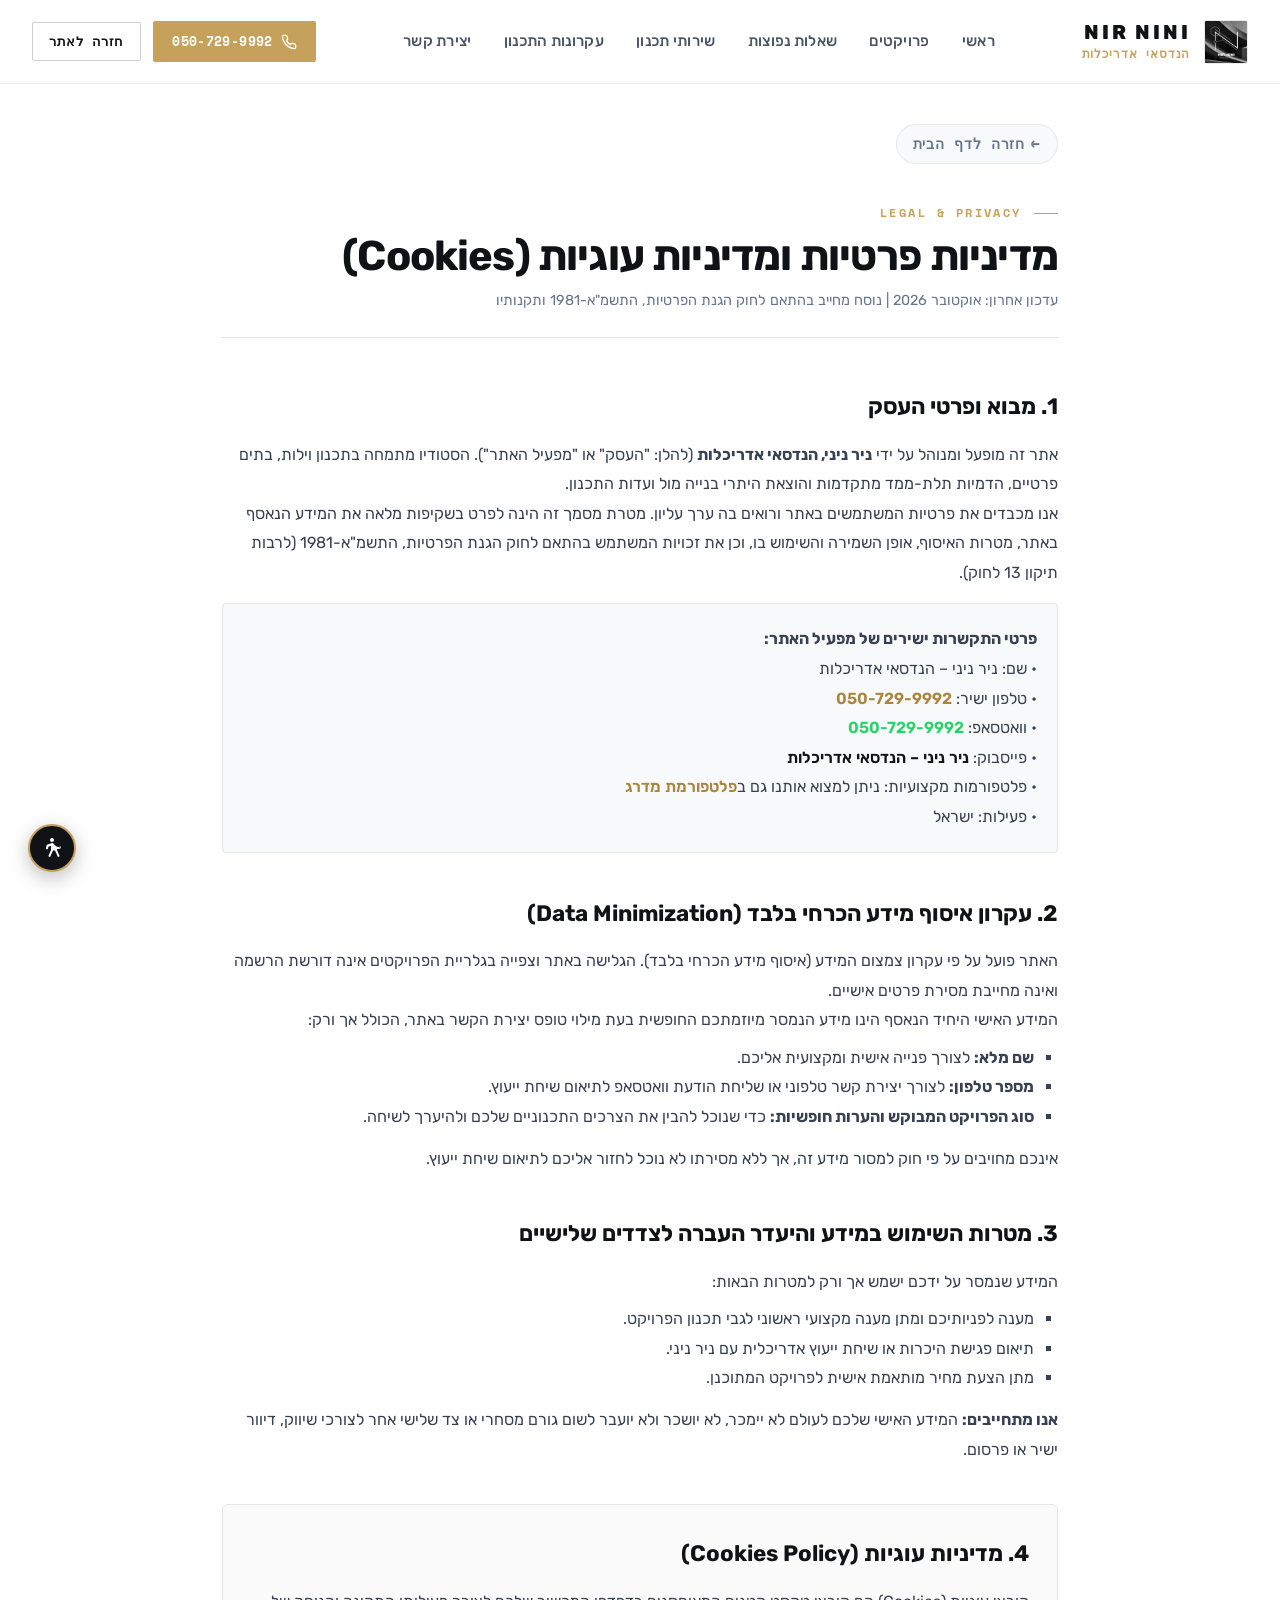
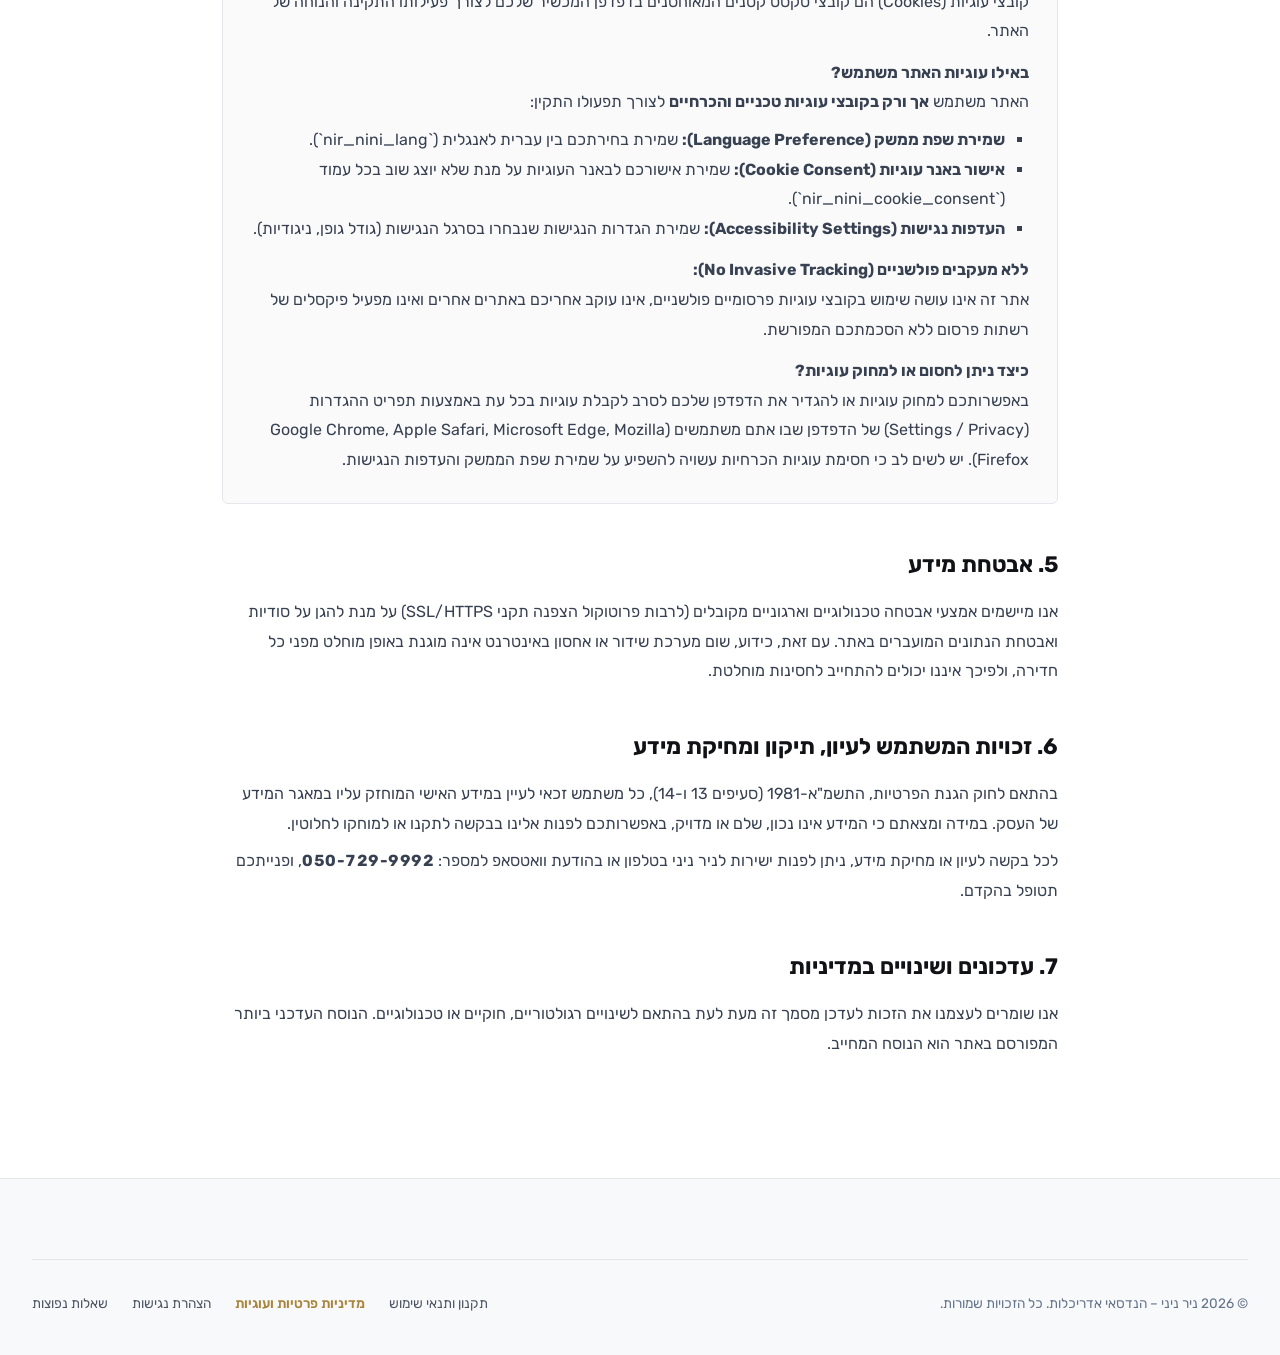
<file: privacy.html>
<!DOCTYPE html>
<html lang="he" dir="rtl" data-theme="light">
<head>
  <meta charset="UTF-8">
  <meta name="viewport" content="width=device-width, initial-scale=1.0">
  <meta http-equiv="X-UA-Compatible" content="ie=edge">
  <meta http-equiv="X-Content-Type-Options" content="nosniff">
  <meta name="referrer" content="strict-origin-when-cross-origin">
  
  <title>מדיניות פרטיות ומדיניות עוגיות (Cookies) | ניר ניני – הנדסאי אדריכלות</title>
  <meta name="description" content="מדיניות הפרטיות והשימוש בקובצי עוגיות (Cookies) באתר ניר ניני, הנדסאי אדריכלות. מידע על איסוף מידע הכרחי בלבד, אבטחת מידע וזכויות המשתמש.">
  
  <!-- Favicon -->
  <link rel="icon" type="image/png" href="assets/images/logo-nir-nini-sm.png">

  <!-- Typography Preconnect & Stylesheet -->
  <link rel="preconnect" href="https://fonts.googleapis.com">
  <link rel="preconnect" href="https://fonts.gstatic.com" crossorigin>
  <link href="https://fonts.googleapis.com/css2?family=Inter:wght@300;400;500;600;700;800&family=Rubik:ital,wght@0,300;0,400;0,500;0,600;0,700;0,800;0,900;1,400&family=Space+Mono:wght@400;700&display=swap" rel="stylesheet">

  <!-- Core & Component CSS -->
  <link rel="stylesheet" href="css/style.css">
  <link rel="stylesheet" href="css/components.css">
</head>
<body>

  <!-- Skip link for keyboard accessibility -->
  <a href="#main-content" class="skip-link">דלג לתוכן המרכזי</a>

  <!-- Header -->
  <header class="site-header">
    <div class="container header-inner">
      <a href="index.html" class="brand-logo" aria-label="ניר ניני - הנדסאי אדריכלות">
        <img src="assets/images/logo-nir-nini-sm.png" alt="לוגו ניר ניני" class="brand-logo-img">
        <div class="brand-text">
          <span class="brand-title">NIR NINI</span>
          <span class="brand-subtitle">הנדסאי אדריכלות</span>
        </div>
      </a>

      <nav class="desktop-nav" aria-label="ניווט ראשי">
        <ul class="nav-menu">
          <li><a href="index.html#hero" class="nav-link">ראשי</a></li>
          <li><a href="gallery.html" class="nav-link">פרויקטים</a></li>
          <li><a href="faq.html" class="nav-link">שאלות נפוצות</a></li>
          <li><a href="index.html#services" class="nav-link">שירותי תכנון</a></li>
          <li><a href="index.html#philosophy" class="nav-link">עקרונות התכנון</a></li>
          <li><a href="index.html#contact" class="nav-link">יצירת קשר</a></li>
        </ul>
      </nav>

      <div class="header-actions">
        <a href="tel:0507299992" class="btn-header-call" title="התקשר לניר ניני">
          <svg width="16" height="16" viewBox="0 0 24 24" fill="none" stroke="currentColor" stroke-width="2" stroke-linecap="round" stroke-linejoin="round">
            <path d="M22 16.92v3a2 2 0 0 1-2.18 2 19.79 19.79 0 0 1-8.63-3.07 19.5 19.5 0 0 1-6-6 19.79 19.79 0 0 1-3.07-8.67A2 2 0 0 1 4.11 2h3a2 2 0 0 1 2 1.72 12.84 12.84 0 0 0 .7 2.81 2 2 0 0 1-.45 2.11L8.09 9.91a16 16 0 0 0 6 6l1.27-1.27a2 2 0 0 1 2.11-.45 12.84 12.84 0 0 0 2.81.7A2 2 0 0 1 22 16.92z"></path>
          </svg>
          <span class="header-phone-text phone-number" dir="ltr">050-729-9992</span>
        </a>
        <a href="index.html" class="btn-hero-secondary" style="padding: 0.45rem 1rem; font-size: 0.82rem; color: #111216; border-color: rgba(17,18,22,0.2);">חזרה לאתר</a>
      </div>
    </div>
  </header>

  <main id="main-content" class="legal-page-main">
    <div class="container" style="max-width: 900px; padding-top: calc(var(--header-height) + 2.5rem); padding-bottom: 5rem;">
      
      <div class="legal-breadcrumbs" style="margin-bottom: 2rem;">
        <a href="index.html" class="breadcrumb-link" style="color: #64748b; font-size: 0.88rem; display: inline-flex; align-items: center; gap: 0.4rem;">
          <span>←</span> חזרה לדף הבית
        </a>
      </div>

      <header class="legal-header" style="margin-bottom: 3rem; border-bottom: 1px solid rgba(17,18,22,0.1); padding-bottom: 1.5rem;">
        <span class="section-eyebrow">LEGAL & PRIVACY</span>
        <h1 class="section-title" style="margin-top: 0.5rem; font-size: clamp(2rem, 3.5vw, 2.6rem);">מדיניות פרטיות ומדיניות עוגיות (Cookies)</h1>
        <p style="color: #64748b; font-size: 0.9rem; margin-top: 0.5rem;">עדכון אחרון: אוקטובר 2026 | נוסח מחייב בהתאם לחוק הגנת הפרטיות, התשמ"א-1981 ותקנותיו</p>
      </header>

      <article class="legal-content" style="line-height: 1.85; color: #374151; font-size: 1rem;">
        
        <section style="margin-bottom: 2.5rem;">
          <h2 style="font-size: 1.4rem; color: #111216; margin-bottom: 0.75rem; font-weight: 700;">1. מבוא ופרטי העסק</h2>
          <p>
            אתר זה מופעל ומנוהל על ידי <strong>ניר ניני, הנדסאי אדריכלות</strong> (להלן: "העסק" או "מפעיל האתר"). 
            הסטודיו מתמחה בתכנון וילות, בתים פרטיים, הדמיות תלת-ממד מתקדמות והוצאת היתרי בנייה מול ועדות התכנון.
          </p>
          <p>
            אנו מכבדים את פרטיות המשתמשים באתר ורואים בה ערך עליון. מטרת מסמך זה הינה לפרט בשקיפות מלאה את המידע הנאסף באתר, מטרות האיסוף, אופן השמירה והשימוש בו, וכן את זכויות המשתמש בהתאם לחוק הגנת הפרטיות, התשמ"א-1981 (לרבות תיקון 13 לחוק).
          </p>
          <div style="background: #f8f9fa; border: 1px solid #e5e7eb; border-radius: 4px; padding: 1.25rem; margin-top: 1rem;">
            <strong>פרטי התקשרות ישירים של מפעיל האתר:</strong><br>
            • שם: ניר ניני – הנדסאי אדריכלות<br>
            • טלפון ישיר: <a href="tel:0507299992" style="color: #A9853D; font-weight: 600;">050-729-9992</a><br>
            • וואטסאפ: <a href="https://wa.me/972507299992" target="_blank" rel="noopener noreferrer" style="color: #25d366; font-weight: 600;">050-729-9992</a><br>
            • פייסבוק: <a href="#" target="_blank" rel="noopener noreferrer" class="facebook-official-link" style="color: #111216; font-weight: 600;">ניר ניני – הנדסאי אדריכלות</a><br>
            • פלטפורמות מקצועיות: ניתן למצוא אותנו גם ב<a href="#" target="_blank" rel="noopener noreferrer" class="midrag-official-link" style="color: #A9853D; font-weight: 600;">פלטפורמת מדרג</a><br>
            • פעילות: ישראל
          </div>
        </section>

        <section style="margin-bottom: 2.5rem;">
          <h2 style="font-size: 1.4rem; color: #111216; margin-bottom: 0.75rem; font-weight: 700;">2. עקרון איסוף מידע הכרחי בלבד (Data Minimization)</h2>
          <p>
            האתר פועל על פי עקרון צמצום המידע (איסוף מידע הכרחי בלבד). הגלישה באתר וצפייה בגלריית הפרויקטים אינה דורשת הרשמה ואינה מחייבת מסירת פרטים אישיים.
          </p>
          <p>
            המידע האישי היחיד הנאסף הינו מידע הנמסר מיוזמתכם החופשית בעת מילוי טופס יצירת הקשר באתר, הכולל אך ורק:
          </p>
          <ul style="list-style-type: square; margin-right: 1.5rem; margin-top: 0.5rem; margin-bottom: 0.75rem;">
            <li><strong>שם מלא:</strong> לצורך פנייה אישית ומקצועית אליכם.</li>
            <li><strong>מספר טלפון:</strong> לצורך יצירת קשר טלפוני או שליחת הודעת וואטסאפ לתיאום שיחת ייעוץ.</li>
            <li><strong>סוג הפרויקט המבוקש והערות חופשיות:</strong> כדי שנוכל להבין את הצרכים התכנוניים שלכם ולהיערך לשיחה.</li>
          </ul>
          <p>
            אינכם מחויבים על פי חוק למסור מידע זה, אך ללא מסירתו לא נוכל לחזור אליכם לתיאום שיחת ייעוץ.
          </p>
        </section>

        <section style="margin-bottom: 2.5rem;">
          <h2 style="font-size: 1.4rem; color: #111216; margin-bottom: 0.75rem; font-weight: 700;">3. מטרות השימוש במידע והיעדר העברה לצדדים שלישיים</h2>
          <p>
            המידע שנמסר על ידכם ישמש אך ורק למטרות הבאות:
          </p>
          <ul style="list-style-type: square; margin-right: 1.5rem; margin-top: 0.5rem; margin-bottom: 0.75rem;">
            <li>מענה לפניותיכם ומתן מענה מקצועי ראשוני לגבי תכנון הפרויקט.</li>
            <li>תיאום פגישת היכרות או שיחת ייעוץ אדריכלית עם ניר ניני.</li>
            <li>מתן הצעת מחיר מותאמת אישית לפרויקט המתוכנן.</li>
          </ul>
          <p>
            <strong>אנו מתחייבים:</strong> המידע האישי שלכם לעולם לא יימכר, לא יושכר ולא יועבר לשום גורם מסחרי או צד שלישי אחר לצורכי שיווק, דיוור ישיר או פרסום.
          </p>
        </section>

        <section id="cookies" style="margin-bottom: 2.5rem; background: #fafafa; border: 1px solid #e5e7eb; border-radius: 6px; padding: 1.75rem;">
          <h2 style="font-size: 1.4rem; color: #111216; margin-bottom: 0.75rem; font-weight: 700;">4. מדיניות עוגיות (Cookies Policy)</h2>
          <p>
            קובצי עוגיות (Cookies) הם קובצי טקסט קטנים המאוחסנים בדפדפן המכשיר שלכם לצורך פעילותו התקינה והנוחה של האתר.
          </p>
          <p style="margin-top: 0.75rem;">
            <strong>באילו עוגיות האתר משתמש?</strong><br>
            האתר משתמש <strong>אך ורק בקובצי עוגיות טכניים והכרחיים</strong> לצורך תפעולו התקין:
          </p>
          <ul style="list-style-type: square; margin-right: 1.5rem; margin-top: 0.5rem; margin-bottom: 0.75rem;">
            <li><strong>שמירת שפת ממשק (Language Preference):</strong> שמירת בחירתכם בין עברית לאנגלית (`nir_nini_lang`).</li>
            <li><strong>אישור באנר עוגיות (Cookie Consent):</strong> שמירת אישורכם לבאנר העוגיות על מנת שלא יוצג שוב בכל עמוד (`nir_nini_cookie_consent`).</li>
            <li><strong>העדפות נגישות (Accessibility Settings):</strong> שמירת הגדרות הנגישות שנבחרו בסרגל הנגישות (גודל גופן, ניגודיות).</li>
          </ul>
          <p style="margin-top: 0.75rem;">
            <strong>ללא מעקבים פולשניים (No Invasive Tracking):</strong><br>
            אתר זה אינו עושה שימוש בקובצי עוגיות פרסומיים פולשניים, אינו עוקב אחריכם באתרים אחרים ואינו מפעיל פיקסלים של רשתות פרסום ללא הסכמתכם המפורשת.
          </p>
          <p style="margin-top: 0.75rem;">
            <strong>כיצד ניתן לחסום או למחוק עוגיות?</strong><br>
            באפשרותכם למחוק עוגיות או להגדיר את הדפדפן שלכם לסרב לקבלת עוגיות בכל עת באמצעות תפריט ההגדרות (Settings / Privacy) של הדפדפן שבו אתם משתמשים (Google Chrome, Apple Safari, Microsoft Edge, Mozilla Firefox). יש לשים לב כי חסימת עוגיות הכרחיות עשויה להשפיע על שמירת שפת הממשק והעדפות הנגישות.
          </p>
        </section>

        <section style="margin-bottom: 2.5rem;">
          <h2 style="font-size: 1.4rem; color: #111216; margin-bottom: 0.75rem; font-weight: 700;">5. אבטחת מידע</h2>
          <p>
            אנו מיישמים אמצעי אבטחה טכנולוגיים וארגוניים מקובלים (לרבות פרוטוקול הצפנה תקני SSL/HTTPS) על מנת להגן על סודיות ואבטחת הנתונים המועברים באתר. עם זאת, כידוע, שום מערכת שידור או אחסון באינטרנט אינה מוגנת באופן מוחלט מפני כל חדירה, ולפיכך איננו יכולים להתחייב לחסינות מוחלטת.
          </p>
        </section>

        <section style="margin-bottom: 2.5rem;">
          <h2 style="font-size: 1.4rem; color: #111216; margin-bottom: 0.75rem; font-weight: 700;">6. זכויות המשתמש לעיון, תיקון ומחיקת מידע</h2>
          <p>
            בהתאם לחוק הגנת הפרטיות, התשמ"א-1981 (סעיפים 13 ו-14), כל משתמש זכאי לעיין במידע האישי המוחזק עליו במאגר המידע של העסק. במידה ומצאתם כי המידע אינו נכון, שלם או מדויק, באפשרותכם לפנות אלינו בבקשה לתקנו או למוחקו לחלוטין.
          </p>
          <p style="margin-top: 0.5rem;">
            לכל בקשה לעיון או מחיקת מידע, ניתן לפנות ישירות לניר ניני בטלפון או בהודעת וואטסאפ למספר: <strong><span class="phone-number" dir="ltr">050-729-9992</span></strong>, ופנייתכם תטופל בהקדם.
          </p>
        </section>

        <section style="margin-bottom: 2.5rem;">
          <h2 style="font-size: 1.4rem; color: #111216; margin-bottom: 0.75rem; font-weight: 700;">7. עדכונים ושינויים במדיניות</h2>
          <p>
            אנו שומרים לעצמנו את הזכות לעדכן מסמך זה מעת לעת בהתאם לשינויים רגולטוריים, חוקיים או טכנולוגיים. הנוסח העדכני ביותר המפורסם באתר הוא הנוסח המחייב.
          </p>
        </section>

      </article>

    </div>
  </main>

  <!-- Site Footer -->
  <footer class="site-footer footer-light">
    <div class="container">
      <div class="footer-bottom" style="border-top-color: rgba(0, 0, 0, 0.08); color: #64748b; display: flex; justify-content: space-between; align-items: center; flex-wrap: wrap; gap: 1rem;">
        <p>&copy; 2026 ניר ניני – הנדסאי אדריכלות. כל הזכויות שמורות.</p>
        <div style="display: flex; gap: 1.5rem; font-size: 0.85rem; flex-wrap: wrap;">
          <a href="terms.html" style="color: #4b5563;">תקנון ותנאי שימוש</a>
          <a href="privacy.html" style="color: #A9853D; font-weight: 600;">מדיניות פרטיות ועוגיות</a>
          <a href="accessibility.html" style="color: #4b5563;">הצהרת נגישות</a>
          <a href="faq.html" style="color: #4b5563;">שאלות נפוצות</a>
        </div>
      </div>
    </div>
  </footer>

  <script src="js/main.js"></script>
</body>
</html>
</file>
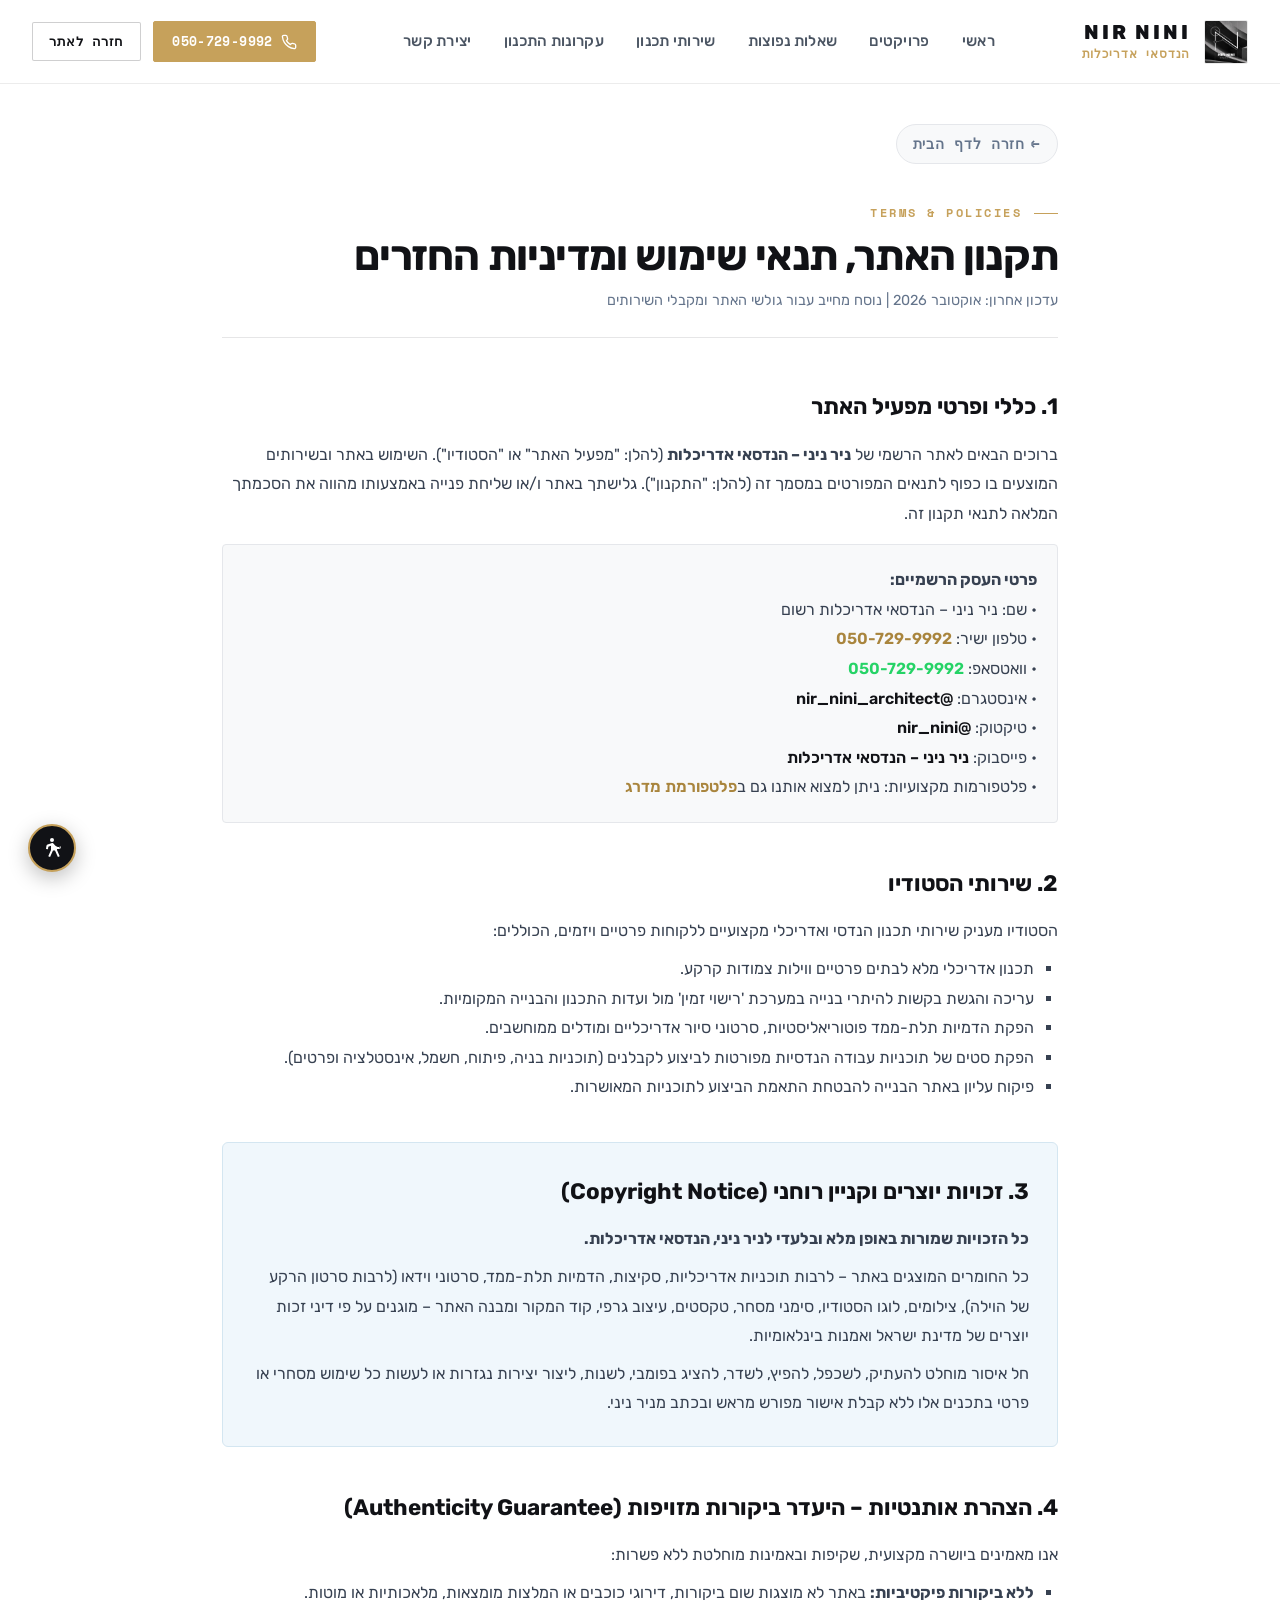
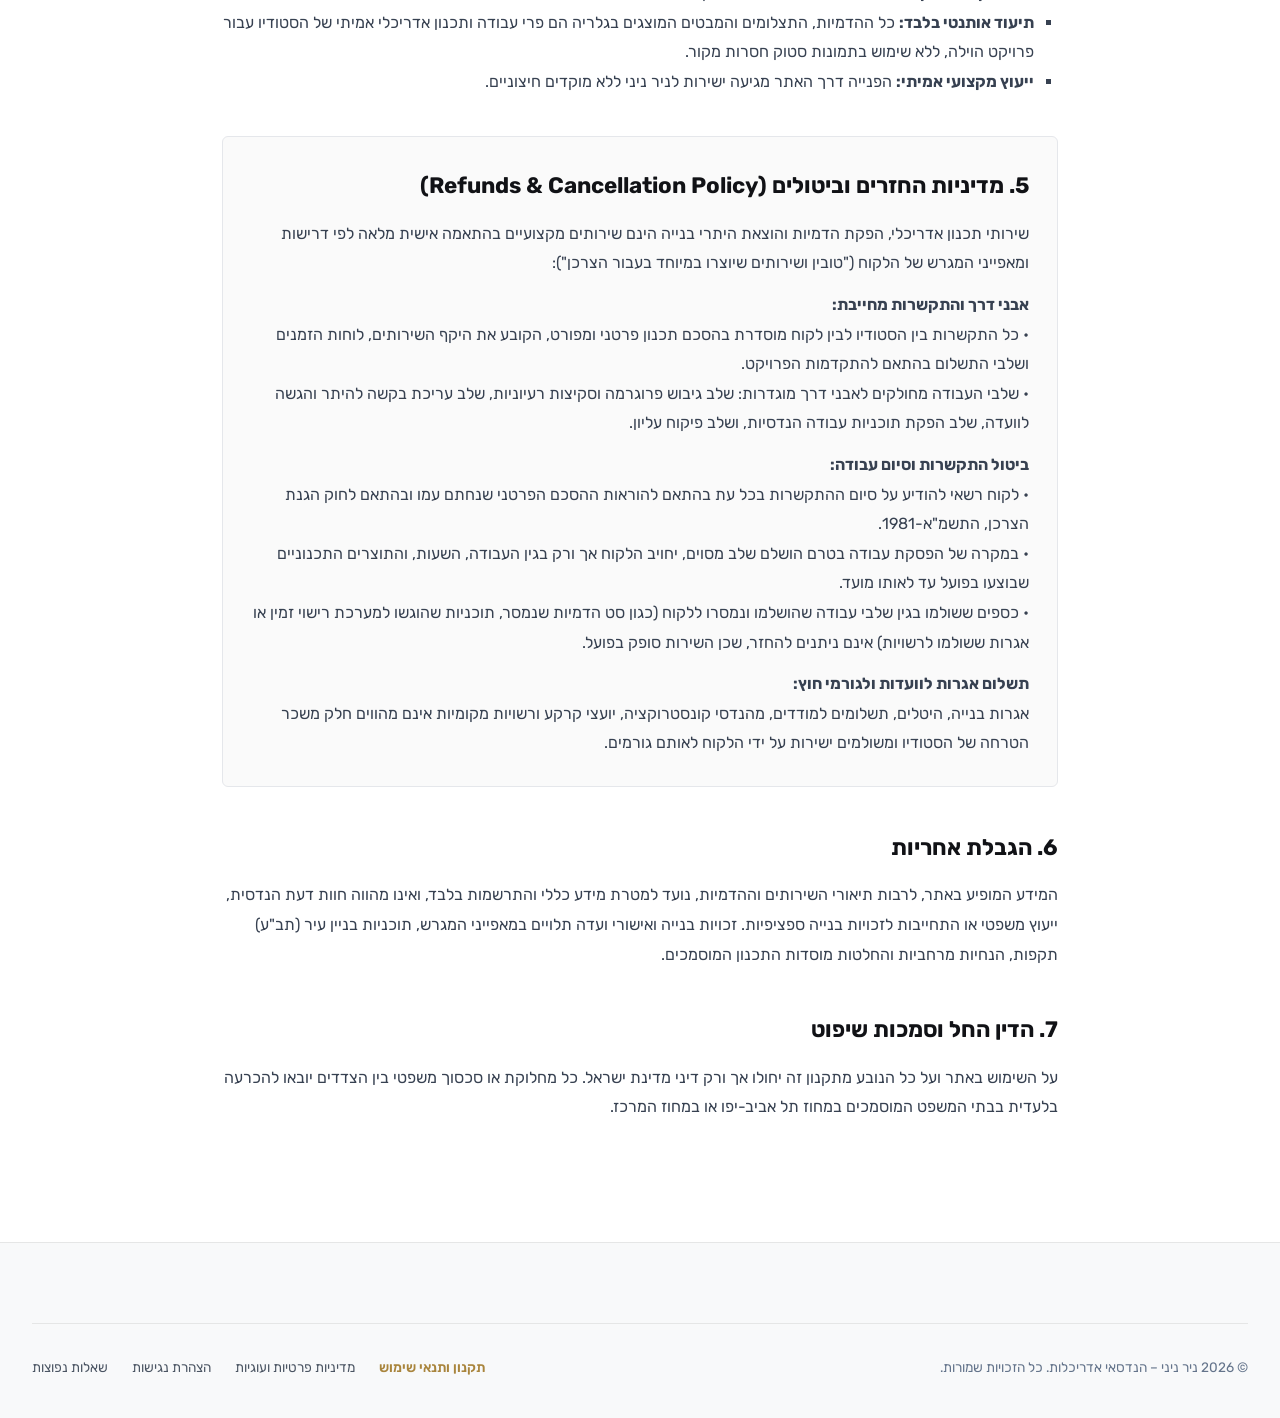
<file: terms.html>
<!DOCTYPE html>
<html lang="he" dir="rtl" data-theme="light">
<head>
  <meta charset="UTF-8">
  <meta name="viewport" content="width=device-width, initial-scale=1.0">
  <meta http-equiv="X-UA-Compatible" content="ie=edge">
  <meta http-equiv="X-Content-Type-Options" content="nosniff">
  <meta name="referrer" content="strict-origin-when-cross-origin">
  
  <title>תקנון, תנאי שימוש ומדיניות החזרים | ניר ניני – הנדסאי אדריכלות</title>
  <meta name="description" content="תקנון האתר, תנאי שימוש, מדיניות ביטולים והחזרים, זכויות יוצרים על הדמיות ותוכניות, והצהרת אותנטיות של ניר ניני - הנדסאי אדריכלות.">
  
  <!-- Favicon -->
  <link rel="icon" type="image/png" href="assets/images/logo-nir-nini-sm.png">

  <!-- Typography Preconnect & Stylesheet -->
  <link rel="preconnect" href="https://fonts.googleapis.com">
  <link rel="preconnect" href="https://fonts.gstatic.com" crossorigin>
  <link href="https://fonts.googleapis.com/css2?family=Inter:wght@300;400;500;600;700;800&family=Rubik:ital,wght@0,300;0,400;0,500;0,600;0,700;0,800;0,900;1,400&family=Space+Mono:wght@400;700&display=swap" rel="stylesheet">

  <!-- Core & Component CSS -->
  <link rel="stylesheet" href="css/style.css">
  <link rel="stylesheet" href="css/components.css">
</head>
<body>

  <!-- Skip link for keyboard accessibility -->
  <a href="#main-content" class="skip-link">דלג לתוכן המרכזי</a>

  <!-- Header -->
  <header class="site-header">
    <div class="container header-inner">
      <a href="index.html" class="brand-logo" aria-label="ניר ניני - הנדסאי אדריכלות">
        <img src="assets/images/logo-nir-nini-sm.png" alt="לוגו ניר ניני" class="brand-logo-img">
        <div class="brand-text">
          <span class="brand-title">NIR NINI</span>
          <span class="brand-subtitle">הנדסאי אדריכלות</span>
        </div>
      </a>

      <nav class="desktop-nav" aria-label="ניווט ראשי">
        <ul class="nav-menu">
          <li><a href="index.html#hero" class="nav-link">ראשי</a></li>
          <li><a href="gallery.html" class="nav-link">פרויקטים</a></li>
          <li><a href="faq.html" class="nav-link">שאלות נפוצות</a></li>
          <li><a href="index.html#services" class="nav-link">שירותי תכנון</a></li>
          <li><a href="index.html#philosophy" class="nav-link">עקרונות התכנון</a></li>
          <li><a href="index.html#contact" class="nav-link">יצירת קשר</a></li>
        </ul>
      </nav>

      <div class="header-actions">
        <a href="tel:0507299992" class="btn-header-call" title="התקשר לניר ניני">
          <svg width="16" height="16" viewBox="0 0 24 24" fill="none" stroke="currentColor" stroke-width="2" stroke-linecap="round" stroke-linejoin="round">
            <path d="M22 16.92v3a2 2 0 0 1-2.18 2 19.79 19.79 0 0 1-8.63-3.07 19.5 19.5 0 0 1-6-6 19.79 19.79 0 0 1-3.07-8.67A2 2 0 0 1 4.11 2h3a2 2 0 0 1 2 1.72 12.84 12.84 0 0 0 .7 2.81 2 2 0 0 1-.45 2.11L8.09 9.91a16 16 0 0 0 6 6l1.27-1.27a2 2 0 0 1 2.11-.45 12.84 12.84 0 0 0 2.81.7A2 2 0 0 1 22 16.92z"></path>
          </svg>
          <span class="header-phone-text phone-number" dir="ltr">050-729-9992</span>
        </a>
        <a href="index.html" class="btn-hero-secondary" style="padding: 0.45rem 1rem; font-size: 0.82rem; color: #111216; border-color: rgba(17,18,22,0.2);">חזרה לאתר</a>
      </div>
    </div>
  </header>

  <main id="main-content" class="legal-page-main">
    <div class="container" style="max-width: 900px; padding-top: calc(var(--header-height) + 2.5rem); padding-bottom: 5rem;">
      
      <div class="legal-breadcrumbs" style="margin-bottom: 2rem;">
        <a href="index.html" class="breadcrumb-link" style="color: #64748b; font-size: 0.88rem; display: inline-flex; align-items: center; gap: 0.4rem;">
          <span>←</span> חזרה לדף הבית
        </a>
      </div>

      <header class="legal-header" style="margin-bottom: 3rem; border-bottom: 1px solid rgba(17,18,22,0.1); padding-bottom: 1.5rem;">
        <span class="section-eyebrow">TERMS & POLICIES</span>
        <h1 class="section-title" style="margin-top: 0.5rem; font-size: clamp(2rem, 3.5vw, 2.6rem);">תקנון האתר, תנאי שימוש ומדיניות החזרים</h1>
        <p style="color: #64748b; font-size: 0.9rem; margin-top: 0.5rem;">עדכון אחרון: אוקטובר 2026 | נוסח מחייב עבור גולשי האתר ומקבלי השירותים</p>
      </header>

      <article class="legal-content" style="line-height: 1.85; color: #374151; font-size: 1rem;">
        
        <section style="margin-bottom: 2.5rem;">
          <h2 style="font-size: 1.4rem; color: #111216; margin-bottom: 0.75rem; font-weight: 700;">1. כללי ופרטי מפעיל האתר</h2>
          <p>
            ברוכים הבאים לאתר הרשמי של <strong>ניר ניני – הנדסאי אדריכלות</strong> (להלן: "מפעיל האתר" או "הסטודיו").
            השימוש באתר ובשירותים המוצעים בו כפוף לתנאים המפורטים במסמך זה (להלן: "התקנון"). גלישתך באתר ו/או שליחת פנייה באמצעותו מהווה את הסכמתך המלאה לתנאי תקנון זה.
          </p>
          <div style="background: #f8f9fa; border: 1px solid #e5e7eb; border-radius: 4px; padding: 1.25rem; margin-top: 1rem;">
            <strong>פרטי העסק הרשמיים:</strong><br>
            • שם: ניר ניני – הנדסאי אדריכלות רשום<br>
            • טלפון ישיר: <a href="tel:0507299992" style="color: #A9853D; font-weight: 600;">050-729-9992</a><br>
            • וואטסאפ: <a href="https://wa.me/972507299992" target="_blank" rel="noopener noreferrer" style="color: #25d366; font-weight: 600;">050-729-9992</a><br>
            • אינסטגרם: <a href="https://www.instagram.com/nir_nini_architect?xtok=cHA1d3Y3anc0cGZt" target="_blank" rel="noopener noreferrer" style="color: #111216; font-weight: 600;">@nir_nini_architect</a><br>
            • טיקטוק: <a href="https://www.tiktok.com/@nir_nini?_r=1&_t=ZS-9Aa8OF02VYv" target="_blank" rel="noopener noreferrer" style="color: #111216; font-weight: 600;">@nir_nini</a><br>
            • פייסבוק: <a href="#" target="_blank" rel="noopener noreferrer" class="facebook-official-link" style="color: #111216; font-weight: 600;">ניר ניני – הנדסאי אדריכלות</a><br>
            • פלטפורמות מקצועיות: ניתן למצוא אותנו גם ב<a href="#" target="_blank" rel="noopener noreferrer" class="midrag-official-link" style="color: #A9853D; font-weight: 600;">פלטפורמת מדרג</a>
          </div>
        </section>

        <section style="margin-bottom: 2.5rem;">
          <h2 style="font-size: 1.4rem; color: #111216; margin-bottom: 0.75rem; font-weight: 700;">2. שירותי הסטודיו</h2>
          <p>
            הסטודיו מעניק שירותי תכנון הנדסי ואדריכלי מקצועיים ללקוחות פרטיים ויזמים, הכוללים:
          </p>
          <ul style="list-style-type: square; margin-right: 1.5rem; margin-top: 0.5rem; margin-bottom: 0.75rem;">
            <li>תכנון אדריכלי מלא לבתים פרטיים ווילות צמודות קרקע.</li>
            <li>עריכה והגשת בקשות להיתרי בנייה במערכת 'רישוי זמין' מול ועדות התכנון והבנייה המקומיות.</li>
            <li>הפקת הדמיות תלת-ממד פוטוריאליסטיות, סרטוני סיור אדריכליים ומודלים ממוחשבים.</li>
            <li>הפקת סטים של תוכניות עבודה הנדסיות מפורטות לביצוע לקבלנים (תוכניות בניה, פיתוח, חשמל, אינסטלציה ופרטים).</li>
            <li>פיקוח עליון באתר הבנייה להבטחת התאמת הביצוע לתוכניות המאושרות.</li>
          </ul>
        </section>

        <section id="copyright" style="margin-bottom: 2.5rem; background: #f0f7fc; border: 1px solid #d4e6f1; border-radius: 6px; padding: 1.75rem;">
          <h2 style="font-size: 1.4rem; color: #111216; margin-bottom: 0.75rem; font-weight: 700;">3. זכויות יוצרים וקניין רוחני (Copyright Notice)</h2>
          <p>
            <strong>כל הזכויות שמורות באופן מלא ובלעדי לניר ניני, הנדסאי אדריכלות.</strong>
          </p>
          <p style="margin-top: 0.5rem;">
            כל החומרים המוצגים באתר – לרבות תוכניות אדריכליות, סקיצות, הדמיות תלת-ממד, סרטוני וידאו (לרבות סרטון הרקע של הוילה), צילומים, לוגו הסטודיו, סימני מסחר, טקסטים, עיצוב גרפי, קוד המקור ומבנה האתר – מוגנים על פי דיני זכות יוצרים של מדינת ישראל ואמנות בינלאומיות.
          </p>
          <p style="margin-top: 0.5rem;">
            חל איסור מוחלט להעתיק, לשכפל, להפיץ, לשדר, להציג בפומבי, לשנות, ליצור יצירות נגזרות או לעשות כל שימוש מסחרי או פרטי בתכנים אלו ללא קבלת אישור מפורש מראש ובכתב מניר ניני.
          </p>
        </section>

        <section id="authenticity" style="margin-bottom: 2.5rem;">
          <h2 style="font-size: 1.4rem; color: #111216; margin-bottom: 0.75rem; font-weight: 700;">4. הצהרת אותנטיות – היעדר ביקורות מזויפות (Authenticity Guarantee)</h2>
          <p>
            אנו מאמינים ביושרה מקצועית, שקיפות ובאמינות מוחלטת ללא פשרות:
          </p>
          <ul style="list-style-type: square; margin-right: 1.5rem; margin-top: 0.5rem; margin-bottom: 0.75rem;">
            <li><strong>ללא ביקורות פיקטיביות:</strong> באתר לא מוצגות שום ביקורות, דירוגי כוכבים או המלצות מומצאות, מלאכותיות או מוטות.</li>
            <li><strong>תיעוד אותנטי בלבד:</strong> כל ההדמיות, התצלומים והמבטים המוצגים בגלריה הם פרי עבודה ותכנון אדריכלי אמיתי של הסטודיו עבור פרויקט הוילה, ללא שימוש בתמונות סטוק חסרות מקור.</li>
            <li><strong>ייעוץ מקצועי אמיתי:</strong> הפנייה דרך האתר מגיעה ישירות לניר ניני ללא מוקדים חיצוניים.</li>
          </ul>
        </section>

        <section id="refunds" style="margin-bottom: 2.5rem; background: #fafafa; border: 1px solid #e5e7eb; border-radius: 6px; padding: 1.75rem;">
          <h2 style="font-size: 1.4rem; color: #111216; margin-bottom: 0.75rem; font-weight: 700;">5. מדיניות החזרים וביטולים (Refunds & Cancellation Policy)</h2>
          <p>
            שירותי תכנון אדריכלי, הפקת הדמיות והוצאת היתרי בנייה הינם שירותים מקצועיים בהתאמה אישית מלאה לפי דרישות ומאפייני המגרש של הלקוח ("טובין ושירותים שיוצרו במיוחד בעבור הצרכן"):
          </p>
          <p style="margin-top: 0.75rem;">
            <strong>אבני דרך והתקשרות מחייבת:</strong><br>
            • כל התקשרות בין הסטודיו לבין לקוח מוסדרת בהסכם תכנון פרטני ומפורט, הקובע את היקף השירותים, לוחות הזמנים ושלבי התשלום בהתאם להתקדמות הפרויקט.<br>
            • שלבי העבודה מחולקים לאבני דרך מוגדרות: שלב גיבוש פרוגרמה וסקיצות רעיוניות, שלב עריכת בקשה להיתר והגשה לוועדה, שלב הפקת תוכניות עבודה הנדסיות, ושלב פיקוח עליון.
          </p>
          <p style="margin-top: 0.75rem;">
            <strong>ביטול התקשרות וסיום עבודה:</strong><br>
            • לקוח רשאי להודיע על סיום ההתקשרות בכל עת בהתאם להוראות ההסכם הפרטני שנחתם עמו ובהתאם לחוק הגנת הצרכן, התשמ"א-1981.<br>
            • במקרה של הפסקת עבודה בטרם הושלם שלב מסוים, יחויב הלקוח אך ורק בגין העבודה, השעות, והתוצרים התכנוניים שבוצעו בפועל עד לאותו מועד.<br>
            • כספים ששולמו בגין שלבי עבודה שהושלמו ונמסרו ללקוח (כגון סט הדמיות שנמסר, תוכניות שהוגשו למערכת רישוי זמין או אגרות ששולמו לרשויות) אינם ניתנים להחזר, שכן השירות סופק בפועל.
          </p>
          <p style="margin-top: 0.75rem;">
            <strong>תשלום אגרות לוועדות ולגורמי חוץ:</strong><br>
            אגרות בנייה, היטלים, תשלומים למודדים, מהנדסי קונסטרוקציה, יועצי קרקע ורשויות מקומיות אינם מהווים חלק משכר הטרחה של הסטודיו ומשולמים ישירות על ידי הלקוח לאותם גורמים.
          </p>
        </section>

        <section style="margin-bottom: 2.5rem;">
          <h2 style="font-size: 1.4rem; color: #111216; margin-bottom: 0.75rem; font-weight: 700;">6. הגבלת אחריות</h2>
          <p>
            המידע המופיע באתר, לרבות תיאורי השירותים וההדמיות, נועד למטרת מידע כללי והתרשמות בלבד, ואינו מהווה חוות דעת הנדסית, ייעוץ משפטי או התחייבות לזכויות בנייה ספציפיות. זכויות בנייה ואישורי ועדה תלויים במאפייני המגרש, תוכניות בניין עיר (תב"ע) תקפות, הנחיות מרחביות והחלטות מוסדות התכנון המוסמכים.
          </p>
        </section>

        <section style="margin-bottom: 2.5rem;">
          <h2 style="font-size: 1.4rem; color: #111216; margin-bottom: 0.75rem; font-weight: 700;">7. הדין החל וסמכות שיפוט</h2>
          <p>
            על השימוש באתר ועל כל הנובע מתקנון זה יחולו אך ורק דיני מדינת ישראל. כל מחלוקת או סכסוך משפטי בין הצדדים יובאו להכרעה בלעדית בבתי המשפט המוסמכים במחוז תל אביב-יפו או במחוז המרכז.
          </p>
        </section>

      </article>

    </div>
  </main>

  <!-- Site Footer -->
  <footer class="site-footer footer-light">
    <div class="container">
      <div class="footer-bottom" style="border-top-color: rgba(0, 0, 0, 0.08); color: #64748b; display: flex; justify-content: space-between; align-items: center; flex-wrap: wrap; gap: 1rem;">
        <p>&copy; 2026 ניר ניני – הנדסאי אדריכלות. כל הזכויות שמורות.</p>
        <div style="display: flex; gap: 1.5rem; font-size: 0.85rem; flex-wrap: wrap;">
          <a href="terms.html" style="color: #A9853D; font-weight: 600;">תקנון ותנאי שימוש</a>
          <a href="privacy.html" style="color: #4b5563;">מדיניות פרטיות ועוגיות</a>
          <a href="accessibility.html" style="color: #4b5563;">הצהרת נגישות</a>
          <a href="faq.html" style="color: #4b5563;">שאלות נפוצות</a>
        </div>
      </div>
    </div>
  </footer>

  <script src="js/main.js"></script>
</body>
</html>
</file>
<file: css/style.css>
/* ==========================================================================
   Nir Nini - Practical Architect (הנדסאי אדריכלות)
   Core Architectural Design System & Layout
   Enforced Permanent Light Mode with Exclusive Luxe Black Contact Section
   ========================================================================== */

@import url('https://fonts.googleapis.com/css2?family=Inter:wght@300;400;500;600;700;800&family=Rubik:wght@300;400;500;600;700;800;900&family=Space+Mono:wght@400;700&display=swap');

:root,
[data-theme="light"] {
  /* Permanent Architectural Light Palette */
  --bg-primary: #ffffff;
  --bg-secondary: #f8f9fa;
  --bg-surface: #ffffff;
  --bg-elevated: #ffffff;
  --bg-dark-accent: #0b0c10;

  --text-primary: #111216;
  --text-secondary: #4b5563;
  --text-muted: #6b7280;
  --text-inverse: #ffffff;

  --border-subtle: rgba(17, 18, 22, 0.08);
  --border-medium: rgba(17, 18, 22, 0.16);
  --border-strong: rgba(17, 18, 22, 0.85);

  --accent-gold: #C6A15B;
  --accent-gold-hover: #D4AF6A;
  --accent-gold-deep: #A9853D;
  --accent-gold-light: #DFBF7A;
  --accent-gold-soft: rgba(198, 161, 91, 0.12);

  /* Brand accent alias - luxury gold palette */
  --accent-brass: #C6A15B;
  --accent-brass-hover: #D4AF6A;
  --accent-brass-soft: rgba(198, 161, 91, 0.12);

  --accent-blue: #C6A15B;
  --accent-blue-hover: #D4AF6A;
  --accent-blue-deep: #A9853D;
  --accent-blue-light: #DFBF7A;
  --accent-blue-soft: rgba(198, 161, 91, 0.12);

  --font-hebrew: 'Rubik', -apple-system, BlinkMacSystemFont, 'Segoe UI', Roboto, sans-serif;
  --font-english: 'Inter', -apple-system, BlinkMacSystemFont, 'Segoe UI', Roboto, sans-serif;
  --font-display: 'Rubik', 'Inter', -apple-system, BlinkMacSystemFont, sans-serif;
  --font-body: 'Rubik', 'Inter', -apple-system, BlinkMacSystemFont, sans-serif;
  --font-mono: 'Space Mono', 'Inter', monospace;

  --shadow-subtle: 0 4px 20px rgba(0, 0, 0, 0.05);
  --shadow-hover: 0 16px 36px rgba(0, 0, 0, 0.08);
  --shadow-modal: 0 25px 60px rgba(0, 0, 0, 0.25);

  --radius-sm: 2px;
  --radius-md: 4px;
  --radius-pill: 9999px;

  --transition-fast: 0.2s cubic-bezier(0.16, 1, 0.3, 1);
  --transition-smooth: 0.35s cubic-bezier(0.16, 1, 0.3, 1);
  --transition-slow: 0.6s cubic-bezier(0.16, 1, 0.3, 1);

  --container-max: 1360px;
  --header-height: 84px;
}

/* Base & Reset */
*, *::before, *::after {
  box-sizing: border-box;
  margin: 0;
  padding: 0;
}

html {
  font-size: 16px;
  scroll-behavior: smooth;
  -webkit-font-smoothing: antialiased;
  -moz-osx-font-smoothing: grayscale;
  background-color: var(--bg-primary);
  color: var(--text-primary);
}

body {
  font-family: var(--font-hebrew);
  background-color: var(--bg-primary);
  color: var(--text-primary);
  line-height: 1.65;
  overflow-x: hidden;
}

/* Global Font Enforcement: Rubik for Hebrew, Inter for English */
html[lang="he"] body,
html[lang="he"] h1,
html[lang="he"] h2,
html[lang="he"] h3,
html[lang="he"] h4,
html[lang="he"] h5,
html[lang="he"] h6,
html[lang="he"] button,
html[lang="he"] input,
html[lang="he"] select,
html[lang="he"] textarea,
.font-he {
  font-family: var(--font-hebrew);
}

html[lang="en"] body,
html[lang="en"] h1,
html[lang="en"] h2,
html[lang="en"] h3,
html[lang="en"] h4,
html[lang="en"] h5,
html[lang="en"] h6,
html[lang="en"] button,
html[lang="en"] input,
html[lang="en"] select,
html[lang="en"] textarea,
.font-en,
[lang="en"] {
  font-family: var(--font-english);
}

/* Phone number formatting: always strictly LTR, tabular figures, no digit flipping */
.phone-number,
.header-phone-text,
.channel-phone-link,
.footer-phone-highlight,
.btn-mobile-call span {
  direction: ltr !important;
  unicode-bidi: isolate !important;
  display: inline-block;
  font-variant-numeric: tabular-nums;
  letter-spacing: 0.03em;
}

/* RTL / LTR Direction Handling */
html[dir="rtl"] {
  direction: rtl;
  text-align: right;
}

html[dir="ltr"] {
  direction: ltr;
  text-align: left;
}

::selection {
  background-color: var(--accent-brass);
  color: #ffffff;
}

a {
  color: inherit;
  text-decoration: none;
  transition: color var(--transition-fast);
}

button {
  font-family: inherit;
  cursor: pointer;
  border: none;
  background: none;
  outline: none;
}

img, video {
  max-width: 100%;
  height: auto;
  display: block;
}

.container {
  width: 100%;
  max-width: var(--container-max);
  margin-left: auto;
  margin-right: auto;
  padding-left: 2rem;
  padding-right: 2rem;
}

@media (max-width: 768px) {
  .container {
    padding-left: 1.25rem;
    padding-right: 1.25rem;
  }
}

/* ==========================================================================
   Header & Navigation (Permanent Clean Light Mode)
   ========================================================================== */
.site-header {
  position: fixed;
  top: 0;
  left: 0;
  right: 0;
  height: var(--header-height);
  z-index: 1000;
  display: flex;
  align-items: center;
  transition: background-color var(--transition-smooth), height var(--transition-smooth), border-color var(--transition-smooth), box-shadow var(--transition-smooth);
  background-color: rgba(255, 255, 255, 0.92);
  backdrop-filter: blur(14px);
  -webkit-backdrop-filter: blur(14px);
  border-bottom: 1px solid var(--border-subtle);
}

.site-header.scrolled {
  height: 70px;
  background-color: rgba(255, 255, 255, 0.98);
  box-shadow: 0 4px 20px rgba(0, 0, 0, 0.06);
}

.header-inner {
  display: flex;
  align-items: center;
  justify-content: space-between;
  width: 100%;
}

/* Brand Logo */
.brand-logo {
  display: flex;
  align-items: center;
  gap: 0.85rem;
  cursor: pointer;
  text-decoration: none;
  flex-shrink: 0;
}

.brand-logo-img {
  width: 44px;
  height: 44px;
  object-fit: contain;
  border-radius: var(--radius-sm);
  border: 1px solid rgba(0, 0, 0, 0.08);
  flex-shrink: 0;
}

.brand-text {
  display: flex;
  flex-direction: column;
  gap: 1px;
  white-space: nowrap;
}

.brand-title {
  font-family: var(--font-display);
  font-size: 1.25rem;
  font-weight: 800;
  letter-spacing: 0.14em;
  text-transform: uppercase;
  color: #111216;
  line-height: 1.1;
}

.brand-subtitle {
  font-family: var(--font-mono);
  font-size: 0.72rem;
  letter-spacing: 0.08em;
  color: var(--accent-brass);
  font-weight: 700;
}

/* Nav Links */
.desktop-nav {
  display: block;
}

.nav-menu {
  display: flex;
  align-items: center;
  gap: 2rem;
  list-style: none;
}

.nav-link {
  font-size: 0.95rem;
  font-weight: 500;
  letter-spacing: 0.02em;
  color: var(--text-secondary);
  position: relative;
  padding: 0.4rem 0;
  transition: color var(--transition-fast);
}

.nav-link:hover,
.nav-link.active {
  color: var(--text-primary);
}

.nav-link::after {
  content: '';
  position: absolute;
  bottom: 0;
  left: 0;
  width: 0%;
  height: 2px;
  background-color: var(--accent-brass);
  transition: width var(--transition-smooth);
}

html[dir="rtl"] .nav-link::after {
  left: auto;
  right: 0;
}

.nav-link:hover::after,
.nav-link.active::after {
  width: 100%;
}

/* Header Utilities */
.header-actions {
  display: flex;
  align-items: center;
  gap: 0.75rem;
  flex-shrink: 0;
}

.header-brand-icon-btn {
  width: 36px;
  height: 36px;
  display: inline-flex;
  align-items: center;
  justify-content: center;
  background: transparent;
  border: none;
  box-shadow: none;
  border-radius: 6px;
  cursor: pointer;
  padding: 0;
  transition: transform var(--transition-fast), filter var(--transition-fast);
}

.header-brand-icon-btn:hover {
  transform: translateY(-2px);
  filter: brightness(1.08);
  box-shadow: none;
  border: none;
}

.header-brand-icon-btn svg {
  display: block;
  border-radius: 6px;
}

.btn-header-call {
  display: inline-flex;
  align-items: center;
  gap: 0.5rem;
  font-family: var(--font-mono);
  font-size: 0.82rem;
  font-weight: 700;
  letter-spacing: 0.05em;
  padding: 0.55rem 1.15rem;
  background-color: var(--accent-brass);
  color: #ffffff;
  border-radius: var(--radius-sm);
  border: 1px solid var(--accent-brass);
  transition: all var(--transition-fast);
  white-space: nowrap;
}

.btn-header-call:hover {
  background-color: #111216;
  color: #ffffff;
  border-color: #111216;
  transform: translateY(-2px);
  box-shadow: 0 4px 15px rgba(0, 0, 0, 0.15);
}

.lang-switch {
  font-family: var(--font-mono);
  font-size: 0.72rem;
  font-weight: 700;
  letter-spacing: 0.08em;
  padding: 0.4rem 0.75rem;
  border-radius: var(--radius-sm);
  border: 1px solid var(--border-subtle);
  background: var(--bg-surface);
  color: var(--text-primary);
  transition: all var(--transition-fast);
}

.lang-switch:hover {
  border-color: var(--accent-brass);
  color: var(--accent-brass);
}

.mobile-nav-toggle {
  display: none;
  flex-direction: column;
  justify-content: center;
  gap: 5px;
  width: 38px;
  height: 38px;
  padding: 8px;
  border: 1px solid var(--border-subtle);
  border-radius: var(--radius-sm);
  background: var(--bg-surface);
}

.mobile-nav-toggle span {
  display: block;
  height: 2px;
  width: 100%;
  background-color: var(--text-primary);
  transition: transform var(--transition-fast), opacity var(--transition-fast);
}

/* ==========================================================================
   Hero Section with Authentic Background Video (Cinematic Architecture)
   ========================================================================== */
.hero-section {
  position: relative;
  min-height: 100vh;
  display: flex;
  flex-direction: column;
  justify-content: center;
  padding-top: var(--header-height);
  overflow: hidden;
  background-color: #0b0c10;
}

.hero-backdrop {
  position: absolute;
  inset: 0;
  width: 100%;
  height: 100%;
  overflow: hidden;
  z-index: 1;
  pointer-events: none;
}

.hero-bg-video {
  position: absolute;
  inset: 0;
  width: 100%;
  height: 100%;
  object-fit: cover;
  object-position: center center;
  z-index: 1;
  pointer-events: none;
  /* Crisp native display scaling without raster texture downsampling */
  image-rendering: -webkit-optimize-contrast;
  image-rendering: auto;
}

.hero-overlay {
  position: absolute;
  inset: 0;
  background: linear-gradient(
    180deg,
    rgba(10, 11, 15, 0.52) 0%,
    rgba(10, 11, 15, 0.22) 35%,
    rgba(10, 11, 15, 0.45) 70%,
    rgba(10, 11, 15, 0.85) 100%
  );
  z-index: 2;
  pointer-events: none;
}

@media (prefers-reduced-motion: reduce) {
  .hero-bg-video {
    display: none;
  }
  .hero-section {
    background-image: url('../assets/images/hero/hero-poster.jpg');
    background-size: cover;
    background-position: center;
  }
}

.hero-content {
  position: relative;
  z-index: 3;
  color: #ffffff;
  max-width: 920px;
  padding: 6rem 0 8.5rem;
}

.hero-tagline-text {
  display: inline-block;
  font-family: var(--font-mono);
  font-size: 0.92rem;
  letter-spacing: 0.16em;
  text-transform: uppercase;
  color: #C6A15B;
  font-weight: 700;
  margin-bottom: 1.5rem;
}

.hero-headline {
  font-family: var(--font-display);
  font-size: clamp(2.4rem, 5.2vw, 4.4rem);
  font-weight: 700;
  line-height: 1.15;
  letter-spacing: -0.02em;
  color: #ffffff;
  margin-bottom: 1.5rem;
}

.hero-headline span.accent {
  color: #C6A15B;
  font-weight: 800;
}

.hero-description {
  font-size: 1.15rem;
  font-weight: 300;
  line-height: 1.8;
  color: rgba(255, 255, 255, 0.92);
  max-width: 720px;
  margin-bottom: 2.75rem;
}

.hero-actions {
  display: flex;
  align-items: center;
  gap: 1.25rem;
  flex-wrap: wrap;
}

.btn-hero-primary {
  display: inline-flex;
  align-items: center;
  gap: 0.75rem;
  padding: 1rem 2.4rem;
  background-color: var(--accent-brass);
  color: #ffffff;
  font-weight: 700;
  font-size: 0.95rem;
  letter-spacing: 0.05em;
  border-radius: var(--radius-sm);
  transition: all var(--transition-fast);
  box-shadow: 0 10px 25px rgba(198, 161, 91, 0.35);
}

.btn-hero-primary:hover {
  background-color: #ffffff;
  color: #111216;
  transform: translateY(-2px);
  box-shadow: 0 15px 30px rgba(0, 0, 0, 0.3);
}

.btn-hero-secondary {
  display: inline-flex;
  align-items: center;
  gap: 0.75rem;
  padding: 1rem 2rem;
  background: rgba(255, 255, 255, 0.12);
  backdrop-filter: blur(10px);
  -webkit-backdrop-filter: blur(10px);
  border: 1px solid rgba(255, 255, 255, 0.35);
  color: #ffffff;
  font-weight: 600;
  font-family: var(--font-mono);
  font-size: 0.92rem;
  letter-spacing: 0.04em;
  border-radius: var(--radius-sm);
  transition: all var(--transition-fast);
}

.btn-hero-secondary:hover {
  background: rgba(255, 255, 255, 0.22);
  border-color: #ffffff;
  transform: translateY(-2px);
}

/* Hero Bottom Architectural Coordinate Rail */
.hero-bottom-rail {
  position: absolute;
  bottom: 0;
  left: 0;
  right: 0;
  z-index: 4;
  background: rgba(10, 11, 15, 0.72);
  backdrop-filter: blur(14px);
  -webkit-backdrop-filter: blur(14px);
  border-top: 1px solid rgba(255, 255, 255, 0.12);
  padding: 0.95rem 0;
  color: #ffffff;
}

.hero-rail-inner {
  display: flex;
  align-items: center;
  justify-content: space-between;
  gap: 1.5rem;
}

.rail-meta {
  display: flex;
  align-items: center;
  gap: 1rem;
  font-family: var(--font-mono);
  font-size: 0.74rem;
  letter-spacing: 0.12em;
  color: #e5e7eb;
}

.rail-tag {
  color: #C6A15B;
  font-weight: 700;
}

.rail-divider {
  color: rgba(255, 255, 255, 0.25);
}

.rail-scroll-cue {
  display: flex;
  align-items: center;
  gap: 0.75rem;
  font-family: var(--font-mono);
  font-size: 0.72rem;
  letter-spacing: 0.14em;
  color: #cbd5e1;
}

.scroll-cue-line {
  width: 48px;
  height: 1px;
  background: rgba(255, 255, 255, 0.25);
  position: relative;
  overflow: hidden;
}

.scroll-cue-line::after {
  content: '';
  position: absolute;
  inset: 0;
  background: #C6A15B;
  transform: translateX(-100%);
  animation: cueLineAnim 2.2s infinite cubic-bezier(0.65, 0, 0.35, 1);
}

@keyframes cueLineAnim {
  0% { transform: translateX(-100%); }
  50%, 100% { transform: translateX(100%); }
}

/* Hero Feature Strip (Architectural Light Bar) */
.hero-features-bar {
  position: relative;
  z-index: 4;
  background: #ffffff;
  border-bottom: 1px solid rgba(17, 18, 22, 0.08);
  padding: 1.75rem 0;
}

.features-grid {
  display: grid;
  grid-template-columns: repeat(4, 1fr);
  gap: 2rem;
}

.feature-item {
  display: flex;
  align-items: flex-start;
  gap: 0.95rem;
}

.feature-icon-bullet {
  width: 8px;
  height: 8px;
  border-radius: var(--radius-sm);
  background-color: var(--accent-brass);
  flex-shrink: 0;
  margin-top: 6px;
}

.feature-title {
  display: block;
  font-size: 0.92rem;
  font-weight: 700;
  color: #111216;
  margin-bottom: 0.2rem;
}

.feature-sub {
  display: block;
  font-size: 0.8rem;
  color: #6b7280;
  line-height: 1.45;
}

/* ==========================================================================
   Section Base Styles (Light Mode)
   ========================================================================== */
.section {
  padding: 7rem 0;
  position: relative;
}

.section-light {
  background-color: #ffffff;
}

.section-alt-light {
  background-color: #f8f9fa;
}

.section-header {
  margin-bottom: 3.5rem;
  display: flex;
  flex-direction: column;
  gap: 0.75rem;
}

.section-header.center {
  text-align: center;
  align-items: center;
}

.section-eyebrow {
  font-family: var(--font-mono);
  font-size: 0.78rem;
  letter-spacing: 0.2em;
  text-transform: uppercase;
  color: var(--accent-brass);
  font-weight: 700;
  display: inline-flex;
  align-items: center;
  gap: 0.75rem;
}

.section-eyebrow::before {
  content: '';
  display: inline-block;
  width: 24px;
  height: 1px;
  background-color: var(--accent-brass);
}

.section-title {
  font-family: var(--font-display);
  font-size: clamp(2rem, 3.8vw, 2.8rem);
  font-weight: 700;
  letter-spacing: -0.02em;
  color: #111216;
  line-height: 1.2;
}

.section-subtitle {
  font-size: 1.05rem;
  color: #4b5563;
  max-width: 680px;
  line-height: 1.65;
}

/* ==========================================================================
   Philosophy Section (Architectural Monograph Layout)
   ========================================================================== */
.philosophy-grid {
  display: grid;
  grid-template-columns: repeat(3, 1fr);
  gap: 2.5rem;
}

.philosophy-card {
  background: #ffffff;
  border: 1px solid rgba(17, 18, 22, 0.08);
  border-top: 2px solid var(--accent-brass);
  padding: 3rem 2.25rem;
  border-radius: var(--radius-sm);
  transition: all var(--transition-smooth);
  position: relative;
  display: flex;
  flex-direction: column;
  gap: 1.25rem;
  box-shadow: 0 4px 20px rgba(0, 0, 0, 0.02);
}

.philosophy-card:hover {
  transform: translateY(-4px);
  border-color: rgba(17, 18, 22, 0.16);
  border-top-color: var(--accent-brass);
  box-shadow: 0 16px 36px rgba(0, 0, 0, 0.06);
}

.philosophy-card-num {
  font-family: var(--font-mono);
  font-size: 0.78rem;
  font-weight: 700;
  color: var(--accent-brass);
  letter-spacing: 0.16em;
}

.philosophy-card-title {
  font-family: var(--font-display);
  font-size: 1.35rem;
  font-weight: 700;
  color: #111216;
  line-height: 1.3;
}

.philosophy-card-desc {
  font-size: 0.95rem;
  color: #4b5563;
  line-height: 1.75;
}

/* ==========================================================================
   Services & Methodology Section (Cinematic Building Construction Pavilion)
   Scroll-Driven Interactive Architectural Experience
   ========================================================================== */

.cinematic-services-section {
  position: relative;
  min-height: auto;
  padding: 5.5rem 0 6.5rem;
  /* Seamless architectural gradient from preceding section into dark pavilion, and out to philosophy */
  background: linear-gradient(180deg, #f8f9fa 0%, #151924 90px, #0b0d14 180px, #0b0d14 calc(100% - 180px), #151924 calc(100% - 90px), #f8f9fa 100%);
  color: #ffffff;
  border-top: 1px solid rgba(255, 255, 255, 0.08);
  border-bottom: 1px solid rgba(255, 255, 255, 0.08);
  overflow: hidden;
}

/* Technical CAD Grid Background */
.cinematic-cad-grid-bg {
  position: absolute;
  inset: 0;
  background-image: 
    linear-gradient(rgba(198, 161, 91, 0.035) 1px, transparent 1px),
    linear-gradient(90deg, rgba(198, 161, 91, 0.035) 1px, transparent 1px);
  background-size: 64px 64px;
  pointer-events: none;
  z-index: 1;
}

.cinematic-glow-top {
  position: absolute;
  top: 50px;
  left: 50%;
  transform: translateX(-50%);
  width: 720px;
  height: 280px;
  background: radial-gradient(ellipse, rgba(198, 161, 91, 0.15) 0%, transparent 70%);
  filter: blur(60px);
  pointer-events: none;
  z-index: 1;
}

/* Stage Container (Natural Flow - Non-Sticky, completely smooth scrolling) */
.cinematic-sticky-stage {
  position: relative;
  height: auto;
  display: block;
  overflow: visible;
  z-index: 5;
}

.cinematic-container {
  width: 100%;
  max-width: 1360px;
  padding: 0 2rem;
  position: relative;
  z-index: 2;
}

.cinematic-layout-grid {
  display: grid;
  grid-template-columns: 1.15fr 1fr;
  gap: 3.5rem;
  align-items: center;
  width: 100%;
}

/* ==========================================================================
   Right Column (RTL): Content, Framed Badge & Step Navigator
   Directly matching the reference image's framed badge & numbers
   ========================================================================== */
.cinematic-content-col {
  display: flex;
  flex-direction: column;
}

/* Framed Architectural Badge - directly inspired by the reference image */
.cinematic-badge-frame {
  position: relative;
  border: 1px solid rgba(198, 161, 91, 0.35);
  border-radius: 4px;
  padding: 1.25rem 1.75rem;
  background: rgba(16, 21, 33, 0.75);
  backdrop-filter: blur(12px);
  -webkit-backdrop-filter: blur(12px);
  text-align: center;
  margin-bottom: 1.15rem;
  box-shadow: 0 8px 32px rgba(0, 0, 0, 0.4), inset 0 0 20px rgba(198, 161, 91, 0.05);
}

.badge-eyebrow {
  font-family: var(--font-english);
  font-size: 0.82rem;
  letter-spacing: 0.22em;
  color: var(--accent-gold);
  font-weight: 700;
  text-transform: uppercase;
  display: block;
  margin-bottom: 0.35rem;
}

.badge-title {
  font-family: var(--font-hebrew);
  font-size: clamp(1.3rem, 1.9vw, 1.7rem);
  font-weight: 700;
  color: #ffffff;
  line-height: 1.25;
  margin: 0;
}

.badge-accent-line {
  display: flex;
  align-items: center;
  justify-content: center;
  margin-top: 0.45rem;
  color: var(--accent-gold);
  font-size: 0.65rem;
}

.badge-accent-line::before,
.badge-accent-line::after {
  content: '';
  height: 1px;
  width: 45px;
  background: linear-gradient(90deg, transparent, var(--accent-gold));
  margin: 0 0.5rem;
}

.badge-accent-line::after {
  background: linear-gradient(90deg, var(--accent-gold), transparent);
}

.cinematic-lead-text {
  font-size: 0.92rem;
  color: #94a3b8;
  line-height: 1.6;
  margin-bottom: 1.25rem;
}

/* Steps List Container */
.cinematic-steps-list {
  display: flex;
  flex-direction: column;
  gap: 0.55rem;
}

/* Step Card */
.cinematic-step-card {
  display: flex;
  align-items: flex-start;
  gap: 1.15rem;
  padding: 0.85rem 1.25rem;
  border-radius: 6px;
  background: rgba(16, 21, 33, 0.45);
  border: 1px solid rgba(255, 255, 255, 0.06);
  transition: all 0.35s cubic-bezier(0.16, 1, 0.3, 1);
  cursor: pointer;
  position: relative;
  outline: none;
}

.cinematic-step-card:hover {
  background: rgba(22, 29, 45, 0.7);
  border-color: rgba(198, 161, 91, 0.35);
  transform: translateX(-4px);
  box-shadow: 0 6px 20px rgba(0, 0, 0, 0.3);
}

.cinematic-step-card:focus-visible {
  border-color: var(--accent-gold);
  box-shadow: 0 0 0 2px rgba(198, 161, 91, 0.4);
}

.cinematic-step-card.active {
  background: rgba(26, 34, 52, 0.95);
  border-color: rgba(198, 161, 91, 0.65);
  box-shadow: 0 8px 24px rgba(0, 0, 0, 0.45), 0 0 20px rgba(198, 161, 91, 0.12);
  transform: translateX(-6px);
}

/* Step Rail & Dot Indicator */
.step-rail-indicator {
  display: flex;
  flex-direction: column;
  align-items: center;
  padding-top: 0.25rem;
}

.step-dot {
  width: 8px;
  height: 8px;
  border-radius: 50%;
  background: rgba(255, 255, 255, 0.25);
  transition: all 0.3s;
}

.cinematic-step-card:hover .step-dot {
  background: rgba(198, 161, 91, 0.6);
}

.cinematic-step-card.active .step-dot {
  background: var(--accent-gold);
  transform: scale(1.3);
  box-shadow: 0 0 8px var(--accent-gold);
}

.step-rail-line {
  width: 2px;
  flex: 1;
  min-height: 24px;
  background: rgba(255, 255, 255, 0.08);
  margin-top: 0.35rem;
  transition: background 0.3s;
}

.cinematic-step-card.active .step-rail-line {
  background: linear-gradient(180deg, var(--accent-gold), rgba(198, 161, 91, 0.2));
}

/* Step Number & Level */
.step-num-col {
  display: flex;
  flex-direction: column;
  align-items: center;
  min-width: 48px;
}

.step-num {
  font-family: var(--font-mono);
  font-size: 1.55rem;
  font-weight: 700;
  color: #475569;
  line-height: 1;
  transition: color 0.3s;
}

.cinematic-step-card:hover .step-num {
  color: #94a3b8;
}

.cinematic-step-card.active .step-num {
  color: var(--accent-gold);
  text-shadow: 0 0 12px rgba(198, 161, 91, 0.4);
}

/* Step Text Col */
.step-text-col {
  flex: 1;
}

.step-title {
  font-family: var(--font-hebrew);
  font-size: 1.05rem;
  font-weight: 700;
  color: #e2e8f0;
  margin-bottom: 0.25rem;
  line-height: 1.35;
  transition: color 0.3s;
}

.cinematic-step-card:hover .step-title {
  color: #ffffff;
}

.cinematic-step-card.active .step-title {
  color: #ffffff;
}

.step-desc {
  font-size: 0.84rem;
  color: #94a3b8;
  line-height: 1.55;
  margin: 0;
  transition: color 0.3s;
}

.cinematic-step-card.active .step-desc {
  color: #cbd5e1;
}

/* Bottom Timeline Rail */
.cinematic-timeline-rail {
  margin-top: 1.15rem;
  margin-bottom: 1.15rem;
  padding-top: 0.6rem;
}

.timeline-track-bar {
  height: 2px;
  background: rgba(255, 255, 255, 0.1);
  border-radius: 2px;
  position: relative;
  margin-bottom: 0.65rem;
}

.timeline-track-fill {
  position: absolute;
  top: 0;
  right: 0;
  height: 100%;
  background: var(--accent-gold);
  border-radius: 2px;
  transition: width 0.35s ease-out;
  box-shadow: 0 0 8px var(--accent-gold);
}

.timeline-nodes {
  display: flex;
  justify-content: space-between;
}

.timeline-node {
  background: none;
  border: none;
  cursor: pointer;
  display: flex;
  flex-direction: column;
  align-items: center;
  gap: 0.15rem;
  color: #64748b;
  font-family: var(--font-mono);
  font-size: 0.72rem;
  padding: 0.2rem 0.4rem;
  border-radius: 3px;
  transition: all 0.3s;
}

.timeline-node:hover {
  color: #ffffff;
}

.timeline-node.active {
  color: var(--accent-gold);
  font-weight: 700;
}

.node-num {
  font-weight: 700;
}

/* CTA Row */
.cinematic-cta-row {
  display: flex;
  align-items: center;
  gap: 1.25rem;
  flex-wrap: wrap;
  margin-top: 0.75rem;
}

.btn-cinematic-consult {
  display: inline-flex;
  align-items: center;
  gap: 0.6rem;
  padding: 0.75rem 1.6rem;
  background: var(--accent-gold);
  color: #0c0e14;
  font-family: var(--font-hebrew);
  font-weight: 700;
  font-size: 0.88rem;
  border-radius: var(--radius-sm);
  transition: all 0.25s;
  box-shadow: 0 8px 22px rgba(198, 161, 91, 0.28);
  text-decoration: none;
}

.btn-cinematic-consult:hover {
  background: var(--accent-gold-bright);
  color: #0c0e14;
  transform: translateY(-2px);
  box-shadow: 0 12px 28px rgba(198, 161, 91, 0.42);
}

.cinematic-cta-note {
  font-size: 0.8rem;
  color: #64748b;
}

/* ==========================================================================
   Left Column: The Progressive Architectural House Construction
   Clean Architectural Showcase - Dark Frame, 100% Authentic Image
   ========================================================================== */
.cinematic-visual-col {
  display: flex;
  flex-direction: column;
  justify-content: center;
}

.building-clean-showcase {
  position: relative;
  width: 100%;
  aspect-ratio: 16 / 9;
  border-radius: var(--radius-sm);
  overflow: hidden;
  box-shadow: 0 20px 50px rgba(0, 0, 0, 0.7), 0 0 40px rgba(198, 161, 91, 0.1);
  background: #06080d;
  border: 1px solid rgba(198, 161, 91, 0.25);
}

/* Underlay: Blueprint / Wireframe Silhouette of the House */
.building-layer-wireframe {
  position: absolute;
  inset: 0;
  z-index: 1;
}

.building-img-wireframe {
  width: 100%;
  height: 100%;
  object-fit: cover;
  object-position: center bottom;
  filter: grayscale(100%) contrast(1.2) opacity(0.25);
}

/* Revealed Photorealistic Render (Smoothly revealed from bottom to top) */
.building-layer-revealed {
  position: absolute;
  inset: 0;
  z-index: 2;
  will-change: clip-path;
}

.building-img-photoreal {
  width: 100%;
  height: 100%;
  object-fit: cover;
  object-position: center bottom;
}

/* Construction Laser Scanline */
.building-laser-scanner {
  position: absolute;
  left: 0;
  right: 0;
  z-index: 3;
  pointer-events: none;
  transform: translateY(-50%);
  will-change: top, opacity;
  transition: opacity 0.4s ease;
}

.scanner-beam-line {
  height: 2px;
  width: 100%;
  background: linear-gradient(90deg, transparent, rgba(198, 161, 91, 0.4) 15%, #C6A15B 50%, rgba(198, 161, 91, 0.4) 85%, transparent);
  box-shadow: 0 0 14px rgba(198, 161, 91, 0.8), 0 0 2px #ffffff;
}

/* ==========================================================================
   Responsive Adaptation for Tablets & Mobile
   ========================================================================== */
@media (max-width: 992px) {
  .cinematic-services-section {
    min-height: auto;
    padding: 3.5rem 0 4.5rem;
  }

  .cinematic-sticky-stage {
    position: relative;
    height: auto;
    top: auto;
    overflow: visible;
  }

  .cinematic-layout-grid {
    grid-template-columns: 1fr;
    gap: 2.25rem;
  }

  .cinematic-visual-col {
    order: -1; /* House sits proudly at the top on mobile */
  }

  .building-clean-showcase {
    aspect-ratio: 16 / 9;
    border-radius: var(--radius-sm);
  }

  .cinematic-content-col {
    order: 1;
  }

  .cinematic-badge-frame {
    padding: 1.15rem 1.25rem;
  }

  .cinematic-step-card {
    padding: 0.75rem 1rem;
    gap: 0.85rem;
  }

  .step-num {
    font-size: 1.35rem;
  }
}

@media (max-width: 576px) {
  .building-clean-showcase {
    aspect-ratio: 16 / 9;
  }

  .timeline-node {
    font-size: 0.68rem;
    padding: 0.15rem 0.25rem;
  }
}

/* Prefers-reduced-motion accessibility */
@media (prefers-reduced-motion: reduce) {
  .cinematic-services-section {
    min-height: auto;
  }

  .cinematic-sticky-stage {
    position: relative;
    height: auto;
  }

  .building-layer-revealed {
    clip-path: inset(0% 0 0 0) !important;
  }

  .building-laser-scanner {
    display: none !important;
  }
}

/* ==========================================================================
   Exclusive Luxe Black Architectural Contact Section
   THE SINGLE DARK ZONE OF THE WEBSITE
   ========================================================================== */
.section-contact-black {
  /* Seamless architectural transition between preceding light section and footer */
  background: linear-gradient(180deg, #f8f9fa 0%, #171b26 90px, #0e1017 190px, #0e1017 calc(100% - 190px), #171b26 calc(100% - 90px), #f8f9fa 100%);
  color: #ffffff;
  padding: 5rem 0 6rem;
  position: relative;
}

.section-contact-black .section-eyebrow {
  color: var(--accent-gold);
}

.section-contact-black .section-eyebrow::before {
  background-color: var(--accent-gold);
}

/* Wide Architectural Form Pavilion */
.contact-luxe-pavilion {
  background: radial-gradient(circle at 90% 10%, rgba(198, 161, 91, 0.05) 0%, transparent 45%), #11141e;
  border: 1px solid rgba(255, 255, 255, 0.09);
  border-radius: var(--radius-md);
  padding: 3.75rem 3.5rem;
  max-width: 1040px;
  margin: 0 auto;
  box-shadow: 0 24px 60px rgba(0, 0, 0, 0.45);
}

.black-form-container {
  background: transparent;
  border: none;
  padding: 0;
  box-shadow: none;
  width: 100%;
}

.black-form-container .form-header-box {
  text-align: center;
  margin-bottom: 2.5rem;
}

.black-form-container .form-header-box .section-eyebrow {
  display: inline-block;
  color: var(--accent-gold);
  font-size: 0.82rem;
  letter-spacing: 0.22em;
  font-weight: 700;
  text-transform: uppercase;
  margin-bottom: 0.5rem;
}

.black-form-container .form-title {
  color: #ffffff;
  font-family: var(--font-hebrew);
  font-size: clamp(1.85rem, 2.6vw, 2.35rem);
  font-weight: 700;
  line-height: 1.25;
  margin: 0 0 0.65rem;
}

.black-form-container .form-subtitle {
  color: #94a3b8;
  font-size: 0.96rem;
  line-height: 1.65;
  max-width: 650px;
  margin: 0 auto;
}

/* Form Project Badge (Prefilled from Gallery CTA) */
.form-project-badge {
  display: flex;
  align-items: center;
  justify-content: space-between;
  gap: 0.75rem;
  background: rgba(198, 161, 91, 0.18);
  border: 1px solid var(--accent-gold);
  color: #dfbf7a;
  padding: 0.85rem 1.25rem;
  border-radius: 4px;
  font-size: 0.92rem;
  margin-bottom: 1.5rem;
}

.btn-clear-project-badge {
  background: none;
  border: none;
  font-size: 1.35rem;
  line-height: 1;
  color: #dfbf7a;
  cursor: pointer;
  padding: 0 0.25rem;
}

.inquiry-form {
  display: flex;
  flex-direction: column;
  gap: 1.35rem;
  width: 100%;
}

.form-row {
  display: grid;
  grid-template-columns: repeat(2, 1fr);
  gap: 1.35rem;
}

.form-group {
  display: flex;
  flex-direction: column;
  gap: 0.45rem;
}

.black-form-container .form-label {
  color: #f1f5f9;
  font-size: 0.88rem;
  font-weight: 600;
  display: flex;
  align-items: center;
  gap: 0.3rem;
}

.req-star {
  color: var(--accent-gold);
  font-weight: 700;
}

.dark-input {
  width: 100%;
  padding: 0.95rem 1.25rem;
  background-color: #1f2434 !important;
  border: 1px solid rgba(255, 255, 255, 0.14) !important;
  border-radius: var(--radius-sm);
  color: #ffffff !important;
  font-family: var(--font-hebrew) !important;
  font-size: 0.96rem;
  transition: all var(--transition-fast);
}

.dark-input::placeholder {
  color: #64748b !important;
}

.dark-input:focus {
  outline: none;
  border-color: var(--accent-gold) !important;
  background-color: #242a3d !important;
  box-shadow: 0 0 0 3px rgba(198, 161, 91, 0.25) !important;
}

.dark-input.is-invalid {
  border-color: #ef4444 !important;
  box-shadow: 0 0 0 3px rgba(239, 68, 68, 0.2) !important;
}

select.dark-input {
  cursor: pointer;
  line-height: 1.45;
  white-space: normal;
  word-wrap: break-word;
  height: auto;
  min-height: 52px;
  padding: 0.85rem 2.6rem 0.85rem 1.25rem;
  background-image: url("data:image/svg+xml,%3Csvg xmlns='http://www.w3.org/2000/svg' width='16' height='16' viewBox='0 0 24 24' fill='none' stroke='%23C6A15B' stroke-width='2' stroke-linecap='round' stroke-linejoin='round'%3E%3Cpolyline points='6 9 12 15 18 9'%3E%3C/polyline%3E%3C/svg%3E");
  background-repeat: no-repeat;
  background-position: left 1rem center;
  appearance: none;
  -webkit-appearance: none;
  -moz-appearance: none;
}

html[dir="ltr"] select.dark-input {
  background-position: right 1rem center;
  padding: 0.85rem 1.25rem 0.85rem 2.6rem;
}

select.dark-input option {
  background-color: #161924;
  color: #ffffff;
  padding: 0.75rem 1rem;
  font-size: 0.92rem;
  white-space: normal;
  line-height: 1.4;
}

.form-textarea {
  resize: vertical;
  min-height: 105px;
}

.checkbox-group {
  margin-top: 0.35rem;
}

.form-checkbox-label {
  display: flex;
  align-items: flex-start;
  gap: 0.65rem;
  cursor: pointer;
  user-select: none;
}

.form-checkbox-label input[type="checkbox"] {
  margin-top: 0.25rem;
  cursor: pointer;
  accent-color: var(--accent-gold);
}

.legal-consent-text {
  font-size: 0.85rem;
  color: #cbd5e1;
  line-height: 1.5;
}

.legal-consent-text a {
  color: var(--accent-gold);
  text-decoration: underline;
}

.form-actions-row {
  display: flex;
  justify-content: center;
  margin-top: 0.5rem;
}

.dark-submit-btn {
  width: 100%;
  max-width: 440px;
  padding: 1.05rem 2.5rem;
  background-color: var(--accent-gold);
  color: #0b0c10;
  font-family: var(--font-hebrew);
  font-weight: 700;
  font-size: 1.02rem;
  letter-spacing: 0.02em;
  border-radius: var(--radius-sm);
  border: 1px solid var(--accent-gold);
  display: inline-flex;
  align-items: center;
  justify-content: center;
  gap: 0.75rem;
  cursor: pointer;
  transition: all var(--transition-fast);
  box-shadow: 0 8px 24px rgba(198, 161, 91, 0.28);
}

.dark-submit-btn:hover {
  background-color: #ffffff;
  color: #0b0c10;
  border-color: #ffffff;
  transform: translateY(-2px);
  box-shadow: 0 12px 30px rgba(0, 0, 0, 0.35);
}

.dark-submit-btn:active {
  transform: translateY(0);
}

/* FAQ Lead Button (used in faq.html) */
.btn-faq-contact-lead {
  display: inline-flex;
  align-items: center;
  gap: 0.75rem;
  padding: 1rem 2.4rem;
  background: var(--accent-gold);
  color: #0b0c10;
  border-radius: var(--radius-sm);
  font-family: var(--font-hebrew);
  font-weight: 700;
  font-size: 0.95rem;
  text-decoration: none;
  transition: all var(--transition-fast);
  box-shadow: 0 6px 20px rgba(198, 161, 91, 0.25);
}

.btn-faq-contact-lead:hover {
  background: #ffffff;
  color: #0b0c10;
  transform: translateY(-2px);
  box-shadow: 0 10px 25px rgba(0, 0, 0, 0.2);
}

@media (max-width: 992px) {
  .contact-luxe-pavilion {
    padding: 2.75rem 2rem;
  }
  .form-row {
    gap: 1.15rem;
  }
}

@media (max-width: 680px) {
  .section-contact-black {
    padding: 3.5rem 0 4.5rem;
  }
  .contact-luxe-pavilion {
    padding: 2rem 1.25rem;
  }
  .form-row {
    grid-template-columns: 1fr;
    gap: 1.15rem;
  }
  .dark-submit-btn {
    max-width: 100%;
    width: 100%;
  }
}

/* ==========================================================================
   Footer (Permanent Clean Light Mode)
   ========================================================================== */
.site-footer.footer-light {
  background-color: #f8f9fa;
  color: #111216;
  padding: 5rem 0 2.5rem;
  border-top: 1px solid rgba(0, 0, 0, 0.08);
}

.footer-top {
  display: grid;
  grid-template-columns: 1.8fr 1fr 1fr 1.3fr 1.4fr;
  gap: 2.5rem;
  margin-bottom: 3.5rem;
}

.footer-brand {
  display: flex;
  flex-direction: column;
  gap: 0.75rem;
}

.footer-desc {
  font-size: 0.92rem;
  color: #4b5563;
  line-height: 1.7;
  max-width: 320px;
}

.footer-col-title {
  font-family: var(--font-mono);
  font-size: 0.78rem;
  font-weight: 700;
  letter-spacing: 0.12em;
  text-transform: uppercase;
  color: #111216;
  margin-bottom: 1.25rem;
}

.footer-links {
  list-style: none;
  display: flex;
  flex-direction: column;
  gap: 0.75rem;
}

.footer-links a {
  font-size: 0.92rem;
  color: #4b5563;
  transition: all var(--transition-fast);
}

.footer-links a:hover {
  color: #C6A15B;
}

.footer-phone-highlight {
  font-family: var(--font-mono);
  color: #A9853D !important;
  font-weight: 700;
  font-size: 0.98rem;
}

.footer-social-inline {
  display: flex;
  align-items: center;
  margin-top: 0.25rem;
}

.footer-social-link-item {
  display: inline-flex;
  align-items: center;
  gap: 0.65rem;
  font-size: 0.88rem;
  color: #374151;
  font-weight: 500;
  transition: color var(--transition-fast);
}

.footer-social-link-item:hover {
  color: #111216;
}

.footer-social-link-item svg {
  flex-shrink: 0;
  border-radius: 4px;
}

.footer-bottom {
  display: flex;
  align-items: center;
  justify-content: space-between;
  padding-top: 2rem;
  border-top: 1px solid rgba(0, 0, 0, 0.08);
  font-size: 0.85rem;
  color: #64748b;
}

.back-to-top {
  display: inline-flex;
  align-items: center;
  gap: 0.5rem;
  color: #64748b;
  font-family: var(--font-mono);
  font-size: 0.75rem;
  letter-spacing: 0.08em;
  text-transform: uppercase;
  cursor: pointer;
  transition: color var(--transition-fast);
}

.back-to-top:hover {
  color: #C6A15B;
}

/* ==========================================================================
   Responsive Adaptations
   ========================================================================== */
@media (max-width: 1024px) {
  .philosophy-grid,
  .services-grid {
    grid-template-columns: 1fr;
  }

  .contact-grid {
    grid-template-columns: 1fr;
    gap: 3rem;
  }

  .footer-top {
    grid-template-columns: 1fr 1fr;
    gap: 2.5rem;
  }
}

@media (max-width: 900px) {
  .desktop-nav {
    display: none;
  }

  .mobile-nav-toggle {
    display: flex;
  }

  .hero-features-bar {
    position: relative;
    background: #ffffff;
  }

  .features-grid {
    grid-template-columns: repeat(2, 1fr);
  }
}

@media (max-width: 768px) {
  .form-row {
    grid-template-columns: 1fr;
  }

  .black-form-container {
    padding: 2rem 1.25rem;
  }

  .footer-top {
    grid-template-columns: 1fr;
    gap: 2rem;
  }

  .footer-bottom {
    flex-direction: column;
    gap: 1rem;
    text-align: center;
  }

  .features-grid {
    grid-template-columns: 1fr;
    gap: 1rem;
  }
}

/* ==========================================================================
   Header Mobile & Tablet Fine-Tuning (Clean, Left-Aligned Actions & No Overlap)
   ========================================================================== */
@media (max-width: 768px) {
  .site-header {
    height: 68px;
  }

  .site-header.scrolled {
    height: 64px;
  }

  .site-header .container.header-inner {
    padding-left: 1rem;
    padding-right: 1rem;
    gap: 0.75rem;
  }

  .brand-logo {
    gap: 0.65rem;
    flex-shrink: 0;
  }

  .brand-logo-img {
    width: 38px;
    height: 38px;
  }

  .brand-text {
    white-space: nowrap;
  }

  .brand-title {
    font-size: 1.05rem;
    letter-spacing: 0.1em;
  }

  .brand-subtitle {
    font-size: 0.64rem;
  }

  .header-actions {
    gap: 0.45rem;
    flex-shrink: 0;
  }

  .header-brand-icon-btn {
    width: 32px;
    height: 32px;
  }

  .header-brand-icon-btn svg {
    width: 25px;
    height: 25px;
  }

  .header-phone-text {
    display: none;
  }

  .btn-header-call {
    width: 34px;
    height: 34px;
    padding: 0;
    justify-content: center;
    border-radius: 50%;
  }

  .lang-switch {
    font-size: 0.7rem;
    padding: 0.25rem 0.5rem;
    height: 32px;
    display: inline-flex;
    align-items: center;
    justify-content: center;
  }

  .mobile-nav-toggle {
    width: 34px;
    height: 34px;
    padding: 7px;
    gap: 4px;
  }
}

@media (max-width: 640px) {
  .site-header .container.header-inner {
    padding-left: 0.75rem;
    padding-right: 0.75rem;
    gap: 0.5rem;
  }

  .brand-logo {
    gap: 0.5rem;
  }

  .brand-logo-img {
    width: 35px;
    height: 35px;
  }

  .brand-title {
    font-size: 1rem;
    letter-spacing: 0.08em;
  }

  .brand-subtitle {
    font-size: 0.62rem;
  }

  .header-actions {
    gap: 0.35rem;
  }

  .header-brand-icon-btn {
    width: 28px;
    height: 28px;
  }

  .header-brand-icon-btn svg {
    width: 23px;
    height: 23px;
  }

  .btn-header-call {
    width: 30px;
    height: 30px;
  }

  .btn-header-call svg {
    width: 14px;
    height: 14px;
  }

  .lang-switch {
    font-size: 0.65rem;
    padding: 0.2rem 0.4rem;
    height: 28px;
  }

  .mobile-nav-toggle {
    width: 30px;
    height: 30px;
    padding: 6px;
    gap: 3.5px;
  }
}

@media (max-width: 480px) {
  .site-header {
    height: 64px;
  }

  .site-header .container.header-inner {
    padding-left: 0.55rem;
    padding-right: 0.55rem;
    gap: 0.35rem;
  }

  .brand-logo {
    gap: 0.45rem;
  }

  .brand-logo-img {
    width: 32px;
    height: 32px;
  }

  .brand-title {
    font-size: 0.92rem;
    letter-spacing: 0.06em;
  }

  .brand-subtitle {
    font-size: 0.58rem;
    letter-spacing: 0.02em;
  }

  .header-actions {
    gap: 0.28rem;
  }

  .header-brand-icon-btn {
    width: 26px;
    height: 26px;
  }

  .header-brand-icon-btn svg {
    width: 22px;
    height: 22px;
  }

  .btn-header-call {
    width: 28px;
    height: 28px;
  }

  .btn-header-call svg {
    width: 13px;
    height: 13px;
  }

  .lang-switch {
    font-size: 0.62rem;
    padding: 0.15rem 0.35rem;
    height: 26px;
  }

  .mobile-nav-toggle {
    width: 28px;
    height: 28px;
    padding: 5px;
    gap: 3px;
  }
}

@media (max-width: 360px) {
  .site-header .container.header-inner {
    padding-left: 0.35rem;
    padding-right: 0.35rem;
    gap: 0.25rem;
  }

  .brand-logo {
    gap: 0.35rem;
  }

  .brand-logo-img {
    width: 28px;
    height: 28px;
  }

  .brand-title {
    font-size: 0.85rem;
  }

  .brand-subtitle {
    font-size: 0.54rem;
  }

  .header-actions {
    gap: 0.2rem;
  }

  .header-brand-icon-btn {
    width: 24px;
    height: 24px;
  }

  .header-brand-icon-btn svg {
    width: 20px;
    height: 20px;
  }

  .btn-header-call {
    width: 26px;
    height: 26px;
  }

  .lang-switch {
    font-size: 0.6rem;
    padding: 0.1rem 0.25rem;
    height: 24px;
  }

  .mobile-nav-toggle {
    width: 26px;
    height: 26px;
    padding: 4px;
    gap: 2.5px;
  }
}

/* ==========================================================================
   Hero Section Mobile & Tablet Responsiveness
   Flawless 60fps video playback, stable viewport, and architectural framing
   ========================================================================== */
@media (max-width: 900px) {
  .hero-section {
    min-height: 100vh;
    min-height: 100dvh;
    min-height: -webkit-fill-available;
    height: 100vh;
    height: 100dvh;
    padding-top: calc(var(--header-height) + 0.5rem);
  }

  .hero-backdrop {
    height: 100vh;
    height: 100dvh;
  }

  /* Specific mobile architectural framing */
  .hero-bg-video {
    object-position: 50% 35%;
  }

  .hero-content {
    padding: 3rem 0 3.5rem;
    max-width: 640px;
  }
}

@media (max-width: 768px) {
  .hero-section {
    min-height: 100vh;
    min-height: 100dvh;
    min-height: -webkit-fill-available;
    height: 100vh;
    height: 100dvh;
    padding-top: var(--header-height);
  }

  .hero-backdrop {
    height: 100vh;
    height: 100dvh;
  }

  /* Optimized vertical framing to keep roofline, canopy & entrance door in view */
  .hero-bg-video {
    object-position: 50% 32%;
  }

  /* Enhanced contrast overlay so white and blue typography pops cleanly */
  .hero-overlay {
    background: linear-gradient(
      180deg,
      rgba(10, 11, 15, 0.62) 0%,
      rgba(10, 11, 15, 0.35) 28%,
      rgba(10, 11, 15, 0.52) 65%,
      rgba(10, 11, 15, 0.88) 100%
    );
  }

  .hero-content {
    padding: 2rem 0 2.5rem;
  }

  .hero-tagline-text {
    font-size: 0.82rem;
    letter-spacing: 0.12em;
    margin-bottom: 0.85rem;
  }

  .hero-headline {
    font-size: clamp(1.85rem, 6.5vw, 2.6rem);
    line-height: 1.2;
    margin-bottom: 0.85rem;
  }

  .hero-description {
    font-size: 0.95rem;
    line-height: 1.6;
    margin-bottom: 1.75rem;
    color: rgba(255, 255, 255, 0.94);
  }

  .hero-actions {
    flex-direction: column;
    align-items: stretch;
    gap: 0.75rem;
    width: 100%;
    max-width: 360px;
  }

  .btn-hero-primary,
  .btn-hero-secondary {
    width: 100%;
    justify-content: center;
    padding: 0.85rem 1.5rem;
    font-size: 0.95rem;
    min-height: 48px;
  }
}

@media (max-width: 480px) {
  .hero-bg-video {
    /* Exact architectural sweet-spot on narrow mobile viewports (375-430px) */
    object-position: 50% 30%;
  }

  .hero-content {
    padding: 1.5rem 0 2rem;
  }

  .hero-headline {
    font-size: clamp(1.65rem, 7vw, 2.15rem);
  }

  .hero-description {
    font-size: 0.88rem;
    line-height: 1.55;
    margin-bottom: 1.5rem;
  }

  .btn-hero-primary,
  .btn-hero-secondary {
    padding: 0.78rem 1.25rem;
    font-size: 0.9rem;
    min-height: 46px;
  }
}

@media (max-width: 360px) {
  .hero-bg-video {
    /* 320px narrow screens (e.g. iPhone SE 1st gen) */
    object-position: 50% 28%;
  }

  .hero-tagline-text {
    font-size: 0.75rem;
    letter-spacing: 0.08em;
  }

  .hero-headline {
    font-size: 1.55rem;
  }

  .hero-description {
    font-size: 0.84rem;
  }
}

/* ==========================================================================
   Subtle Scroll Reveal Animations (Restrained & Architectural)
   ========================================================================== */
.reveal-on-scroll {
  opacity: 0;
  transform: translateY(20px);
  transition: opacity 0.7s cubic-bezier(0.16, 1, 0.3, 1), transform 0.7s cubic-bezier(0.16, 1, 0.3, 1);
  will-change: opacity, transform;
}

.reveal-on-scroll.is-revealed {
  opacity: 1;
  transform: translateY(0);
}

.stagger-1 { transition-delay: 0.08s; }
.stagger-2 { transition-delay: 0.16s; }
.stagger-3 { transition-delay: 0.24s; }
.stagger-4 { transition-delay: 0.32s; }

@media (prefers-reduced-motion: reduce) {
  .reveal-on-scroll {
    opacity: 1 !important;
    transform: none !important;
    transition: none !important;
  }
}
</file>
<file: css/components.css>
/* ==========================================================================
   Nir Nini - Practical Architect (הנדסאי אדריכלות)
   Specialized Components (Portfolio Gallery, Project Modal, Lightbox, Drawer)
   Clean Architectural Light Mode Design
   ========================================================================== */

/* ==========================================================================
   Portfolio Filter Tabs
   ========================================================================== */
.portfolio-filter-bar {
  display: flex;
  align-items: center;
  justify-content: center;
  gap: 0.75rem;
  flex-wrap: wrap;
  margin-bottom: 3.5rem;
}

.filter-btn {
  font-family: var(--font-hebrew);
  font-size: 0.9rem;
  font-weight: 500;
  letter-spacing: 0.02em;
  padding: 0.65rem 1.4rem;
  border-radius: var(--radius-pill);
  border: 1px solid #e5e7eb;
  background: #f8f9fa;
  color: #4b5563;
  transition: all var(--transition-fast);
  cursor: pointer;
}

.filter-btn:hover {
  border-color: var(--accent-brass);
  color: #111216;
  background: #ffffff;
}

.filter-btn.active {
  background-color: var(--accent-brass);
  border-color: var(--accent-brass);
  color: #ffffff;
  font-weight: 700;
  box-shadow: 0 4px 15px rgba(198, 161, 91, 0.25);
}

/* ==========================================================================
   Editorial Architecture Portfolio Grid & Cards
   Clean museum-grade presentation: pure renders with captions below
   ========================================================================== */
.projects-grid {
  display: grid;
  grid-template-columns: repeat(2, 1fr);
  gap: 3.5rem 2.5rem;
  align-items: start;
}

.project-card,
.editorial-card {
  position: relative;
  background: transparent;
  border: none;
  border-radius: var(--radius-sm);
  cursor: pointer;
  display: flex;
  flex-direction: column;
  transition: transform var(--transition-smooth);
}

/* Wide Editorial Panorama Spans (for flagship monograph pieces) */
.editorial-card.span-hero-wide {
  grid-column: 1 / -1;
}

/* Pure Render Container (NO heavy dark overlay covering the image) */
.project-media {
  position: relative;
  width: 100%;
  height: 440px;
  overflow: hidden;
  background-color: #f3f4f6;
  border-radius: var(--radius-sm);
  border: 1px solid rgba(17, 18, 22, 0.08);
  box-shadow: 0 4px 20px rgba(0, 0, 0, 0.04);
}

.editorial-card.span-hero-wide .project-media {
  height: 540px;
}

.project-media img {
  width: 100%;
  height: 100%;
  object-fit: cover;
  transition: transform 0.32s cubic-bezier(0.25, 1, 0.5, 1);
  display: block;
  will-change: transform;
}

@media (hover: hover) and (pointer: fine) {
  .editorial-card:hover .project-media img,
  .project-card:hover .project-media img {
    transform: scale(1.03);
  }
}

/* Subtle corner index pill */
.project-index-pill {
  position: absolute;
  top: 1rem;
  left: 1rem;
  z-index: 2;
  font-family: var(--font-mono);
  font-size: 0.72rem;
  letter-spacing: 0.12em;
  padding: 0.35rem 0.75rem;
  background: rgba(17, 18, 22, 0.82);
  backdrop-filter: blur(8px);
  -webkit-backdrop-filter: blur(8px);
  color: #ffffff;
  border-radius: var(--radius-sm);
  border: 1px solid rgba(255, 255, 255, 0.15);
  box-shadow: 0 2px 8px rgba(0, 0, 0, 0.2);
}

html[dir="rtl"] .project-index-pill {
  left: auto;
  right: 1rem;
}

/* Museum-Grade Caption Block Positioned BELOW the Image */
.project-caption {
  display: flex;
  flex-direction: column;
  gap: 0.6rem;
  padding-top: 1.35rem;
  margin-top: 0.5rem;
  border-top: 1px solid rgba(17, 18, 22, 0.12);
  transition: border-color var(--transition-fast);
}

.editorial-card:hover .project-caption,
.project-card:hover .project-caption {
  border-color: var(--accent-brass);
}

.caption-header {
  display: flex;
  align-items: center;
  justify-content: space-between;
  gap: 1rem;
}

.caption-index {
  font-family: var(--font-mono);
  font-size: 0.74rem;
  letter-spacing: 0.14em;
  color: var(--accent-brass);
  font-weight: 700;
  text-transform: uppercase;
}

.caption-title {
  font-family: var(--font-display);
  font-size: 1.35rem;
  font-weight: 700;
  color: #111216;
  line-height: 1.25;
  letter-spacing: -0.01em;
  transition: color var(--transition-fast);
}

.editorial-card:hover .caption-title,
.project-card:hover .caption-title {
  color: var(--accent-brass);
}

.caption-tagline {
  font-size: 0.92rem;
  color: #4b5563;
  line-height: 1.6;
}

.caption-action {
  display: inline-flex;
  align-items: center;
  gap: 0.5rem;
  font-family: var(--font-mono);
  font-size: 0.78rem;
  letter-spacing: 0.08em;
  color: #111216;
  font-weight: 700;
  text-transform: uppercase;
  margin-top: 0.35rem;
  transition: color var(--transition-fast);
}

.caption-arrow {
  display: inline-block;
  transition: transform var(--transition-fast);
}

html[dir="rtl"] .editorial-card:hover .caption-arrow,
html[dir="rtl"] .project-card:hover .caption-arrow {
  transform: translateX(-5px);
}

html[dir="ltr"] .editorial-card:hover .caption-arrow,
html[dir="ltr"] .project-card:hover .caption-arrow {
  transform: translateX(5px);
}

.editorial-card:hover .caption-action,
.project-card:hover .caption-action {
  color: var(--accent-brass);
}

.caption-actions-group {
  display: flex;
  align-items: center;
  justify-content: space-between;
  gap: 0.85rem;
  flex-wrap: wrap;
  margin-top: 0.65rem;
  padding-top: 0.65rem;
  border-top: 1px dashed rgba(17, 18, 22, 0.08);
}

.btn-card-inquire {
  display: inline-flex;
  align-items: center;
  gap: 0.45rem;
  padding: 0.42rem 0.95rem;
  background: var(--accent-gold-soft);
  color: var(--accent-gold-deep);
  border: 1px solid rgba(198, 161, 91, 0.35);
  border-radius: var(--radius-sm);
  font-family: var(--font-hebrew);
  font-size: 0.82rem;
  font-weight: 600;
  text-decoration: none;
  cursor: pointer;
  transition: all var(--transition-fast);
  white-space: nowrap;
}

.btn-card-inquire:hover {
  background: var(--accent-gold);
  border-color: var(--accent-gold);
  color: #ffffff;
  transform: translateY(-2px);
  box-shadow: 0 4px 14px rgba(198, 161, 91, 0.25);
}

/* ==========================================================================
   Project Detail Modal Dialog (Clean Light Mode)
   ========================================================================== */
.modal-backdrop {
  position: fixed;
  inset: 0;
  background-color: rgba(11, 12, 16, 0.75);
  backdrop-filter: blur(12px);
  -webkit-backdrop-filter: blur(12px);
  z-index: 2000;
  display: flex;
  align-items: center;
  justify-content: center;
  padding: 2rem;
  opacity: 0;
  visibility: hidden;
  transition: all var(--transition-smooth);
}

.modal-backdrop.active {
  opacity: 1;
  visibility: visible;
}

.modal-dialog {
  background-color: #ffffff;
  border: 1px solid rgba(0, 0, 0, 0.1);
  border-radius: var(--radius-sm);
  width: 100%;
  max-width: 1050px;
  max-height: 90vh;
  overflow-y: auto;
  box-shadow: 0 25px 60px rgba(0, 0, 0, 0.25);
  transform: translateY(20px) scale(0.98);
  transition: transform var(--transition-smooth);
  display: flex;
  flex-direction: column;
}

.modal-backdrop.active .modal-dialog {
  transform: translateY(0) scale(1);
}

.modal-header {
  position: sticky;
  top: 0;
  background-color: #ffffff;
  z-index: 10;
  padding: 1.5rem 2.25rem;
  display: flex;
  align-items: center;
  justify-content: space-between;
  border-bottom: 1px solid #e5e7eb;
}

.modal-header-info {
  display: flex;
  flex-direction: column;
  gap: 0.25rem;
}

.modal-project-cat {
  font-family: var(--font-mono);
  font-size: 0.75rem;
  letter-spacing: 0.15em;
  text-transform: uppercase;
  color: var(--accent-brass);
  font-weight: 700;
}

.modal-project-title {
  font-family: var(--font-display);
  font-size: 1.6rem;
  font-weight: 700;
  color: #111216;
}

.modal-close-btn {
  width: 42px;
  height: 42px;
  border-radius: 50%;
  border: 1px solid #e5e7eb;
  background: #f8f9fa;
  color: #111216;
  display: flex;
  align-items: center;
  justify-content: center;
  font-size: 1.35rem;
  transition: all var(--transition-fast);
  cursor: pointer;
}

.modal-close-btn:hover {
  background: #111216;
  border-color: #111216;
  color: #ffffff;
  transform: rotate(90deg);
}

/* Modal Nav Tabs */
.modal-tabs {
  display: flex;
  gap: 1.5rem;
  padding: 0 2.25rem;
  background: #f8f9fa;
  border-bottom: 1px solid #e5e7eb;
  overflow-x: auto;
}

.modal-tab-btn {
  font-family: var(--font-mono);
  font-size: 0.82rem;
  letter-spacing: 0.08em;
  text-transform: uppercase;
  padding: 1rem 0;
  color: #64748b;
  border-bottom: 2px solid transparent;
  transition: all var(--transition-fast);
  white-space: nowrap;
  cursor: pointer;
}

.modal-tab-btn:hover {
  color: #111216;
}

.modal-tab-btn.active {
  color: var(--accent-brass);
  border-bottom-color: var(--accent-brass);
  font-weight: 700;
}

.modal-body {
  padding: 2.25rem;
}

.tab-pane {
  display: none;
}

.tab-pane.active {
  display: block;
}

/* Overview Tab */
.overview-grid {
  display: grid;
  grid-template-columns: 1.2fr 1fr;
  gap: 2.5rem;
}

.modal-hero-image-wrap {
  position: relative;
  border-radius: var(--radius-sm);
  overflow: hidden;
  height: 420px;
  background-color: #f1f5f9;
}

.modal-hero-image-wrap img {
  width: 100%;
  height: 100%;
  object-fit: cover;
}

.modal-specs-list {
  display: flex;
  flex-direction: column;
  gap: 1rem;
  background: #f8f9fa;
  padding: 1.75rem;
  border-radius: var(--radius-sm);
  border: 1px solid #e5e7eb;
}

.spec-row {
  display: flex;
  justify-content: space-between;
  padding-bottom: 0.75rem;
  border-bottom: 1px solid #e5e7eb;
  font-size: 0.92rem;
}

.spec-row:last-child {
  border-bottom: none;
  padding-bottom: 0;
}

.spec-label {
  color: #6b7280;
  font-family: var(--font-mono);
  font-size: 0.78rem;
  text-transform: uppercase;
}

.spec-val {
  font-weight: 600;
  color: #111216;
}

.modal-desc-text {
  font-size: 1rem;
  line-height: 1.8;
  color: #4b5563;
  margin-top: 1.5rem;
}

.modal-action-row {
  display: flex;
  align-items: center;
  gap: 0.85rem;
  flex-wrap: wrap;
  margin-top: 1.5rem;
}

.btn-modal-inquire {
  display: inline-flex;
  align-items: center;
  gap: 0.55rem;
  padding: 0.55rem 1.25rem;
  background: var(--accent-gold);
  color: #ffffff;
  border: 1px solid var(--accent-gold);
  border-radius: var(--radius-sm);
  font-family: var(--font-hebrew);
  font-size: 0.85rem;
  font-weight: 700;
  text-decoration: none;
  cursor: pointer;
  transition: all var(--transition-fast);
  box-shadow: 0 4px 14px rgba(198, 161, 91, 0.25);
}

.btn-modal-inquire:hover {
  background: var(--accent-gold-deep);
  border-color: var(--accent-gold-deep);
  color: #ffffff;
  transform: translateY(-2px);
  box-shadow: 0 8px 20px rgba(169, 133, 61, 0.35);
}

/* Modal Gallery Tab */
.modal-gallery-grid {
  display: grid;
  grid-template-columns: repeat(2, 1fr);
  gap: 1.5rem;
}

.modal-gallery-item {
  height: 280px;
  border-radius: var(--radius-sm);
  overflow: hidden;
  cursor: pointer;
  position: relative;
  background-color: #f1f5f9;
}

.modal-gallery-item img {
  width: 100%;
  height: 100%;
  object-fit: cover;
  transition: transform 0.32s cubic-bezier(0.25, 1, 0.5, 1);
  will-change: transform;
}

@media (hover: hover) and (pointer: fine) {
  .modal-gallery-item:hover img {
    transform: scale(1.03);
  }
}

/* Materials Tab */
.materials-grid {
  display: grid;
  grid-template-columns: repeat(2, 1fr);
  gap: 1.5rem;
}

.material-card {
  background: #f8f9fa;
  border: 1px solid #e5e7eb;
  padding: 1.75rem;
  border-radius: var(--radius-sm);
  display: flex;
  flex-direction: column;
  gap: 0.5rem;
}

.material-card-icon {
  font-family: var(--font-mono);
  font-size: 0.72rem;
  color: var(--accent-brass);
  letter-spacing: 0.1em;
  font-weight: 700;
}

.material-card-title {
  font-size: 1.05rem;
  font-weight: 600;
  color: #111216;
}

/* Modal Footer */
.modal-footer {
  padding: 1.25rem 2.25rem;
  border-top: 1px solid #e5e7eb;
  background: #ffffff;
  display: flex;
  align-items: center;
  justify-content: space-between;
}

.modal-nav-btn {
  display: inline-flex;
  align-items: center;
  gap: 0.5rem;
  font-family: var(--font-mono);
  font-size: 0.78rem;
  letter-spacing: 0.08em;
  text-transform: uppercase;
  color: #111216;
  font-weight: 600;
  padding: 0.5rem 1rem;
  border: 1px solid #e5e7eb;
  background: #f8f9fa;
  border-radius: var(--radius-sm);
  transition: all var(--transition-fast);
  cursor: pointer;
}

.modal-nav-btn:hover {
  background: var(--accent-brass);
  border-color: var(--accent-brass);
  color: #ffffff;
}

/* ==========================================================================
   Image Lightbox (Immersive High-Contrast View)
   ========================================================================== */
.lightbox-modal {
  position: fixed;
  inset: 0;
  background-color: rgba(5, 5, 8, 0.96);
  backdrop-filter: blur(18px);
  -webkit-backdrop-filter: blur(18px);
  z-index: 4000;
  display: flex;
  align-items: center;
  justify-content: center;
  opacity: 0;
  visibility: hidden;
  transition: all var(--transition-smooth);
}

.lightbox-modal.active {
  opacity: 1;
  visibility: visible;
}

.lightbox-content-box {
  display: flex;
  flex-direction: column;
  align-items: center;
  max-width: 90vw;
  max-height: 90vh;
  gap: 0.85rem;
  z-index: 2;
}

.lightbox-image-wrap {
  max-width: 86vw;
  max-height: 76vh;
  display: flex;
  align-items: center;
  justify-content: center;
  overflow: hidden;
  position: relative;
}

.lightbox-image-wrap img {
  max-width: 86vw;
  max-height: 76vh;
  object-fit: contain;
  box-shadow: 0 25px 60px rgba(0, 0, 0, 0.85);
  border-radius: var(--radius-sm);
  user-select: none;
}

.lightbox-info-bar {
  display: flex;
  align-items: center;
  justify-content: space-between;
  width: 100%;
  max-width: 86vw;
  color: #ffffff;
  padding: 0.5rem 0.25rem;
  gap: 1rem;
}

.lightbox-caption {
  font-size: 0.95rem;
  color: #e2e8f0;
}

.lightbox-caption .caption-divider {
  color: var(--accent-gold);
  margin: 0 0.5rem;
}

.lightbox-actions-group {
  display: flex;
  align-items: center;
  gap: 0.85rem;
}

.lightbox-contact-cta {
  display: inline-flex;
  align-items: center;
  gap: 0.5rem;
  padding: 0.38rem 0.95rem;
  background: var(--accent-gold);
  color: #ffffff;
  border-radius: var(--radius-sm);
  font-family: var(--font-hebrew);
  font-size: 0.82rem;
  font-weight: 700;
  text-decoration: none;
  cursor: pointer;
  transition: all var(--transition-fast);
  white-space: nowrap;
}

.lightbox-contact-cta:hover {
  background: #ffffff;
  color: #111216;
  transform: translateY(-1px);
}

.lightbox-counter {
  font-family: var(--font-mono);
  font-size: 0.85rem;
  font-weight: 700;
  color: var(--accent-gold);
  background: rgba(255, 255, 255, 0.1);
  padding: 0.3rem 0.8rem;
  border-radius: var(--radius-sm);
  white-space: nowrap;
}

.lightbox-nav-btn {
  position: absolute;
  top: 50%;
  transform: translateY(-50%);
  width: 54px;
  height: 54px;
  border-radius: 50%;
  background: rgba(255, 255, 255, 0.12);
  border: 1px solid rgba(255, 255, 255, 0.25);
  color: #ffffff;
  display: flex;
  align-items: center;
  justify-content: center;
  cursor: pointer;
  z-index: 10;
  transition: all var(--transition-fast);
}

.lightbox-nav-btn:hover {
  background: var(--accent-gold);
  color: #0b0c10;
  border-color: var(--accent-gold);
  transform: translateY(-50%) scale(1.1);
}

.lightbox-prev {
  right: 2rem;
}

.lightbox-next {
  left: 2rem;
}

.lightbox-close {
  position: absolute;
  top: 2rem;
  left: 2rem;
  width: 48px;
  height: 48px;
  border-radius: 50%;
  background: rgba(255, 255, 255, 0.12);
  color: #ffffff;
  display: flex;
  align-items: center;
  justify-content: center;
  cursor: pointer;
  font-size: 1.6rem;
  border: 1px solid rgba(255, 255, 255, 0.25);
  z-index: 10;
  transition: all var(--transition-fast);
}

.lightbox-close:hover {
  background: #ffffff;
  color: #0b0c10;
  transform: scale(1.1);
}

/* ==========================================================================
   Mobile Nav Drawer (Clean Architectural Light Mode)
   ========================================================================== */
.mobile-drawer {
  position: fixed;
  top: 0;
  bottom: 0;
  left: 0;
  right: 0;
  width: 100%;
  height: 100vh;
  height: 100dvh;
  background-color: #ffffff;
  z-index: 2500;
  padding: 1.5rem 1.25rem 2rem;
  display: flex;
  flex-direction: column;
  justify-content: flex-start;
  gap: 1.5rem;
  overflow-y: auto;
  -webkit-overflow-scrolling: touch;
  transform: translateX(100%);
  transition: transform var(--transition-smooth), opacity var(--transition-fast), visibility var(--transition-fast);
  opacity: 0;
  visibility: hidden;
  pointer-events: none;
}

html[dir="rtl"] .mobile-drawer {
  transform: translateX(-100%);
}

/* Ensure high specificity so RTL transform is reliably overridden */
html .mobile-drawer.active,
html[dir="rtl"] .mobile-drawer.active,
html[dir="ltr"] .mobile-drawer.active,
.mobile-drawer.active {
  transform: translateX(0) !important;
  opacity: 1 !important;
  visibility: visible !important;
  pointer-events: auto !important;
}

.mobile-drawer-header {
  display: flex;
  align-items: center;
  justify-content: space-between;
  padding-bottom: 1.25rem;
  border-bottom: 1px solid rgba(0, 0, 0, 0.08);
  flex-shrink: 0;
}

.mobile-drawer-close {
  width: 44px;
  height: 44px;
  border-radius: 50%;
  background: #f1f5f9;
  color: #111216;
  border: 1px solid #e2e8f0;
  display: flex;
  align-items: center;
  justify-content: center;
  font-size: 1.75rem;
  line-height: 1;
  cursor: pointer;
  transition: all var(--transition-fast);
  flex-shrink: 0;
}

.mobile-drawer-close:hover,
.mobile-drawer-close:active {
  background: #111216;
  color: #ffffff;
}

.mobile-menu-links {
  list-style: none;
  display: flex;
  flex-direction: column;
  gap: 1.5rem;
  margin: 2rem 0;
}

.mobile-menu-link {
  font-family: var(--font-display);
  font-size: 1.6rem;
  font-weight: 700;
  color: #111216;
  display: block;
  transition: color var(--transition-fast);
}

.mobile-menu-link:hover {
  color: var(--accent-brass);
}

.mobile-drawer-footer {
  border-top: 1px solid rgba(0, 0, 0, 0.08);
  padding-top: 1.5rem;
  margin-top: auto;
  display: flex;
  flex-direction: column;
  gap: 1rem;
  flex-shrink: 0;
}

.btn-mobile-call {
  display: flex;
  align-items: center;
  justify-content: center;
  gap: 0.75rem;
  background-color: var(--accent-brass);
  color: #ffffff;
  font-weight: 700;
  font-size: 1rem;
  font-family: var(--font-mono);
  padding: 0.85rem;
  border-radius: var(--radius-sm);
  text-decoration: none;
}

.mobile-social-row {
  display: grid;
  grid-template-columns: repeat(3, 1fr);
  gap: 0.5rem;
}

.mobile-social-btn {
  display: flex;
  align-items: center;
  justify-content: center;
  gap: 0.4rem;
  padding: 0.65rem 0.35rem;
  background: #f8f9fa;
  border: 1px solid #e2e8f0;
  border-radius: var(--radius-sm);
  color: #111216;
  font-size: 0.8rem;
  font-weight: 600;
  text-decoration: none;
  transition: all var(--transition-fast);
  white-space: nowrap;
}

.mobile-social-btn svg {
  flex-shrink: 0;
}

.mobile-social-btn:hover {
  background: #ffffff;
  border-color: var(--accent-brass);
}

@media (max-width: 340px) {
  .mobile-social-row {
    grid-template-columns: 1fr;
  }
}

/* ==========================================================================
   Toast Notification
   ========================================================================== */
.toast-container {
  position: fixed;
  bottom: 2rem;
  right: 2rem;
  z-index: 4000;
  display: flex;
  flex-direction: column;
  gap: 0.75rem;
}

html[dir="rtl"] .toast-container {
  right: auto;
  left: 2rem;
}

.toast {
  background: #ffffff;
  color: #111216;
  padding: 1rem 1.5rem;
  border-radius: var(--radius-sm);
  font-size: 0.92rem;
  font-weight: 500;
  box-shadow: 0 10px 30px rgba(0, 0, 0, 0.12);
  border: 1px solid #e5e7eb;
  border-left: 3px solid var(--accent-brass);
  transform: translateY(20px);
  opacity: 0;
  transition: all var(--transition-fast);
}

html[dir="rtl"] .toast {
  border-left: 1px solid #e5e7eb;
  border-right: 3px solid var(--accent-brass);
}

.toast.show {
  transform: translateY(0);
  opacity: 1;
}

/* ==========================================================================
   Responsive Adaptations for Components
   ========================================================================== */
@media (max-width: 900px) {
  .projects-grid {
    grid-template-columns: 1fr;
    gap: 3rem;
  }

  .editorial-card.span-hero-wide {
    grid-column: 1;
  }

  .project-media,
  .editorial-card.span-hero-wide .project-media {
    height: 380px;
  }
}

@media (max-width: 768px) {
  .modal-dialog {
    max-height: 95vh;
  }

  .overview-grid,
  .modal-gallery-grid,
  .materials-grid {
    grid-template-columns: 1fr;
    gap: 1.5rem;
  }

  .modal-hero-image-wrap {
    height: 280px;
  }

  .modal-body {
    padding: 1.5rem 1rem;
  }

  .modal-header,
  .modal-footer {
    padding: 1rem 1.25rem;
  }

  .project-media,
  .editorial-card.span-hero-wide .project-media {
    height: 300px;
  }

  .caption-title {
    font-size: 1.2rem;
  }
}


/* ==========================================================================
   Full Gallery Button & Dedicated Gallery Page Components
   ========================================================================== */
.gallery-cta-wrapper {
  display: flex;
  justify-content: center;
  align-items: center;
  margin-top: 3.5rem;
}

.btn-full-gallery {
  display: inline-flex;
  align-items: center;
  gap: 0.85rem;
  padding: 1.1rem 2.85rem;
  background-color: var(--accent-brass);
  color: #ffffff;
  font-family: var(--font-mono);
  font-size: 0.95rem;
  font-weight: 700;
  letter-spacing: 0.06em;
  border-radius: var(--radius-sm);
  border: 1px solid var(--accent-brass);
  box-shadow: 0 8px 25px rgba(198, 161, 91, 0.28);
  transition: all var(--transition-fast);
  text-decoration: none;
  cursor: pointer;
}

.btn-full-gallery:hover {
  background-color: #111216;
  border-color: #111216;
  color: #ffffff;
  transform: translateY(-3px);
  box-shadow: 0 14px 30px rgba(0, 0, 0, 0.15);
}

.btn-full-gallery svg {
  transition: transform var(--transition-fast);
}

html[dir="rtl"] .btn-full-gallery:hover svg {
  transform: translateX(-4px);
}

html[dir="ltr"] .btn-full-gallery:hover svg {
  transform: translateX(4px);
}

/* Dedicated Gallery Page Styling */
.gallery-page-main {
  padding-top: calc(var(--header-height) + 2.5rem);
  padding-bottom: 7rem;
  background-color: var(--bg-primary);
  min-height: 85vh;
}

.gallery-page-header {
  margin-bottom: 3.5rem;
}

.gallery-breadcrumbs {
  margin-bottom: 1.75rem;
}

.breadcrumb-link {
  display: inline-flex;
  align-items: center;
  gap: 0.5rem;
  font-family: var(--font-mono);
  font-size: 0.82rem;
  color: var(--text-secondary);
  font-weight: 600;
  letter-spacing: 0.05em;
  padding: 0.45rem 1rem;
  background-color: #f8f9fa;
  border-radius: var(--radius-pill);
  border: 1px solid #e5e7eb;
  transition: all var(--transition-fast);
  text-decoration: none;
}

.breadcrumb-link:hover {
  color: var(--accent-brass);
  border-color: var(--accent-brass);
  background-color: #ffffff;
  box-shadow: 0 2px 8px rgba(0, 0, 0, 0.04);
}

.breadcrumb-link svg {
  transition: transform var(--transition-fast);
}

html[dir="rtl"] .breadcrumb-link:hover svg {
  transform: translateX(3px);
}

html[dir="ltr"] .breadcrumb-link:hover svg {
  transform: translateX(-3px);
}

.gallery-page-title {
  font-family: var(--font-display);
  font-size: clamp(2.2rem, 4vw, 3.2rem);
  font-weight: 700;
  letter-spacing: -0.02em;
  color: #111216;
  line-height: 1.2;
  margin-top: 0.75rem;
  margin-bottom: 0.75rem;
}

.gallery-page-subtitle {
  font-size: 1.1rem;
  color: var(--text-secondary);
  max-width: 760px;
  line-height: 1.7;
  margin-bottom: 2.5rem;
}

.gallery-bottom-nav {
  display: flex;
  align-items: center;
  justify-content: center;
  gap: 1.5rem;
  margin-top: 5rem;
  flex-wrap: wrap;
}

.btn-back-home {
  display: inline-flex;
  align-items: center;
  gap: 0.75rem;
  padding: 1rem 2.2rem;
  background-color: #f8f9fa;
  color: #111216;
  border: 1px solid #e5e7eb;
  border-radius: var(--radius-sm);
  font-family: var(--font-mono);
  font-size: 0.9rem;
  font-weight: 600;
  transition: all var(--transition-fast);
  text-decoration: none;
}

.btn-back-home:hover {
  background-color: #ffffff;
  border-color: var(--accent-brass);
  color: var(--accent-brass);
  transform: translateY(-2px);
  box-shadow: 0 4px 15px rgba(0, 0, 0, 0.06);
}

.btn-consult-cta {
  display: inline-flex;
  align-items: center;
  gap: 0.75rem;
  padding: 1rem 2.4rem;
  background-color: var(--accent-brass);
  color: #ffffff;
  border: 1px solid var(--accent-brass);
  border-radius: var(--radius-sm);
  font-family: var(--font-mono);
  font-size: 0.9rem;
  font-weight: 700;
  transition: all var(--transition-fast);
  text-decoration: none;
  box-shadow: 0 6px 20px rgba(198, 161, 91, 0.25);
}

.btn-consult-cta:hover {
  background-color: #111216;
  border-color: #111216;
  color: #ffffff;
  transform: translateY(-2px);
  box-shadow: 0 10px 25px rgba(0, 0, 0, 0.15);
}

/* ==========================================================================
   Skip to Main Content Link (Accessibility)
   ========================================================================== */
.skip-link {
  position: fixed;
  top: -120px;
  right: 1.5rem;
  z-index: 9999;
  padding: 0.85rem 1.4rem;
  background-color: #111216;
  color: #ffffff;
  font-family: var(--font-mono);
  font-size: 0.88rem;
  font-weight: 700;
  border-radius: var(--radius-sm);
  border: 2px solid var(--accent-brass);
  text-decoration: none;
  box-shadow: 0 8px 25px rgba(0, 0, 0, 0.4);
  transition: top 0.25s ease;
}

.skip-link:focus {
  top: 1.25rem;
  outline: none;
}

/* ==========================================================================
   Cookie Consent Banner
   ========================================================================== */
.cookie-consent-banner {
  position: fixed;
  bottom: 0;
  left: 0;
  right: 0;
  z-index: 3500;
  background: rgba(17, 18, 22, 0.96);
  backdrop-filter: blur(14px);
  -webkit-backdrop-filter: blur(14px);
  border-top: 1px solid rgba(255, 255, 255, 0.15);
  color: #ffffff;
  padding: 1.25rem 0;
  box-shadow: 0 -8px 30px rgba(0, 0, 0, 0.35);
  transform: translateY(100%);
  opacity: 0;
  visibility: hidden;
  transition: transform var(--transition-smooth), opacity var(--transition-smooth), visibility var(--transition-smooth);
}

.cookie-consent-banner.show {
  transform: translateY(0);
  opacity: 1;
  visibility: visible;
}

.cookie-banner-inner {
  display: flex;
  align-items: center;
  justify-content: space-between;
  gap: 2rem;
  flex-wrap: wrap;
}

.cookie-banner-text {
  display: flex;
  align-items: center;
  gap: 1rem;
  flex: 1;
  min-width: 280px;
}

.cookie-icon {
  flex-shrink: 0;
  color: #C6A15B;
}

.cookie-banner-text p {
  font-size: 0.9rem;
  line-height: 1.6;
  color: #e2e8f0;
}

.cookie-banner-text a {
  color: #C6A15B;
  text-decoration: underline;
  font-weight: 600;
}

.cookie-banner-actions {
  display: flex;
  align-items: center;
  gap: 0.85rem;
  flex-shrink: 0;
}

.btn-cookie-accept {
  padding: 0.65rem 1.6rem;
  background-color: var(--accent-brass);
  color: #ffffff;
  font-family: var(--font-mono);
  font-size: 0.84rem;
  font-weight: 700;
  border-radius: var(--radius-sm);
  border: 1px solid var(--accent-brass);
  cursor: pointer;
  transition: all var(--transition-fast);
  white-space: nowrap;
}

.btn-cookie-accept:hover {
  background-color: #ffffff;
  color: #111216;
  border-color: #ffffff;
}

.btn-cookie-settings {
  padding: 0.65rem 1.25rem;
  background: transparent;
  color: #cbd5e1;
  font-family: var(--font-mono);
  font-size: 0.82rem;
  border-radius: var(--radius-sm);
  border: 1px solid rgba(255, 255, 255, 0.2);
  text-decoration: none;
  cursor: pointer;
  transition: all var(--transition-fast);
  white-space: nowrap;
}

.btn-cookie-settings:hover {
  color: #ffffff;
  border-color: #ffffff;
}

/* ==========================================================================
   Accessibility Floating Widget & Toolbar
   ========================================================================== */
.a11y-widget-trigger {
  position: fixed;
  bottom: 1.75rem;
  left: 1.75rem;
  z-index: 3400;
  width: 48px;
  height: 48px;
  border-radius: 50%;
  background-color: #111216;
  color: #ffffff;
  border: 2px solid var(--accent-brass);
  box-shadow: 0 6px 20px rgba(0, 0, 0, 0.25);
  display: flex;
  align-items: center;
  justify-content: center;
  cursor: pointer;
  transition: transform var(--transition-fast), background-color var(--transition-fast);
}

.a11y-widget-trigger:hover {
  transform: scale(1.08);
  background-color: var(--accent-brass);
}

.a11y-widget-trigger svg {
  fill: currentColor;
}

.a11y-panel {
  position: fixed;
  bottom: 5.5rem;
  left: 1.75rem;
  z-index: 3450;
  width: 320px;
  max-width: calc(100vw - 2.5rem);
  background-color: #ffffff;
  border-radius: var(--radius-sm);
  border: 1px solid #e5e7eb;
  box-shadow: 0 20px 45px rgba(0, 0, 0, 0.2);
  padding: 1.5rem;
  display: none;
  flex-direction: column;
  gap: 1.25rem;
  animation: a11yFadeIn 0.2s ease-out forwards;
}

.a11y-panel.active {
  display: flex;
}

@keyframes a11yFadeIn {
  from { opacity: 0; transform: translateY(10px); }
  to { opacity: 1; transform: translateY(0); }
}

.a11y-panel-header {
  display: flex;
  align-items: center;
  justify-content: space-between;
  border-bottom: 1px solid #e5e7eb;
  padding-bottom: 0.75rem;
}

.a11y-panel-title {
  font-family: var(--font-display);
  font-size: 1.15rem;
  font-weight: 700;
  color: #111216;
  display: flex;
  align-items: center;
  gap: 0.5rem;
}

.a11y-panel-close {
  width: 32px;
  height: 32px;
  border-radius: 50%;
  background: #f1f5f9;
  color: #111216;
  border: 1px solid #e2e8f0;
  display: flex;
  align-items: center;
  justify-content: center;
  cursor: pointer;
  font-size: 1.25rem;
  line-height: 1;
}

.a11y-panel-close:hover {
  background: #111216;
  color: #ffffff;
}

.a11y-btn-grid {
  display: grid;
  grid-template-columns: 1fr 1fr;
  gap: 0.65rem;
}

.a11y-tool-btn {
  display: flex;
  flex-direction: column;
  align-items: center;
  justify-content: center;
  gap: 0.4rem;
  padding: 0.75rem 0.5rem;
  background: #f8f9fa;
  border: 1px solid #e2e8f0;
  border-radius: var(--radius-sm);
  color: #111216;
  font-size: 0.8rem;
  font-weight: 600;
  text-align: center;
  cursor: pointer;
  transition: all var(--transition-fast);
}

.a11y-tool-btn:hover {
  border-color: var(--accent-brass);
  background: #ffffff;
}

.a11y-tool-btn.active {
  background-color: #111216;
  color: #ffffff;
  border-color: #111216;
}

.a11y-panel-footer {
  border-top: 1px solid #e5e7eb;
  padding-top: 0.75rem;
  display: flex;
  flex-direction: column;
  gap: 0.5rem;
}

.a11y-reset-btn {
  padding: 0.5rem;
  background: #fee2e2;
  color: #991b1b;
  font-size: 0.78rem;
  font-weight: 700;
  border-radius: var(--radius-sm);
  border: none;
  cursor: pointer;
}

.a11y-statement-link {
  font-size: 0.8rem;
  color: var(--accent-brass);
  text-align: center;
  text-decoration: underline;
  font-weight: 600;
}

/* ==========================================================================
   Accessibility Modifier Themes
   ========================================================================== */
html.a11y-text-lg {
  font-size: 18px !important;
}

html.a11y-text-xl {
  font-size: 20px !important;
}

html.a11y-readable-font body,
html.a11y-readable-font * {
  font-family: Arial, Tahoma, sans-serif !important;
}

html.a11y-highlight-links a {
  text-decoration: underline !important;
  text-decoration-thickness: 2px !important;
  background-color: #fef08a !important;
  color: #000000 !important;
  padding: 0 2px;
}

html.a11y-high-contrast {
  filter: contrast(135%);
}

html.a11y-high-contrast body {
  background-color: #ffffff !important;
  color: #000000 !important;
}

html.a11y-high-contrast .site-header {
  background-color: #ffffff !important;
  border-bottom: 2px solid #000000 !important;
}

/* Form Consent Checkbox */
.form-checkbox-label {
  display: flex;
  align-items: flex-start;
  gap: 0.65rem;
  cursor: pointer;
  user-select: none;
}

.form-checkbox-label input[type="checkbox"] {
  cursor: pointer;
}

/* ==========================================================================
   Editorial Masonry Showcase (gallery.html)
   ========================================================================== */
.editorial-showcase-container {
  display: flex !important;
  flex-direction: column !important;
  gap: 5.5rem !important;
  width: 100% !important;
}

.project-showcase {
  display: flex;
  flex-direction: column;
  gap: 2rem;
  padding-bottom: 4.5rem;
  border-bottom: 1px solid rgba(17, 18, 22, 0.08);
}

.project-showcase:last-child {
  border-bottom: none;
  padding-bottom: 0;
}

/* Project Showcase Header */
.project-showcase-header {
  display: flex;
  justify-content: space-between;
  align-items: flex-end;
  gap: 2rem;
  flex-wrap: wrap;
}

.project-header-meta {
  display: flex;
  flex-direction: column;
  gap: 0.65rem;
  max-width: 820px;
}

.project-meta-top {
  display: flex;
  align-items: center;
  gap: 0.85rem;
  flex-wrap: wrap;
}

.project-index-pill {
  font-family: var(--font-mono);
  font-size: 0.72rem;
  font-weight: 700;
  letter-spacing: 0.12em;
  color: var(--accent-gold-deep);
  background: var(--accent-gold-soft);
  padding: 0.28rem 0.75rem;
  border-radius: var(--radius-sm);
  border: 1px solid rgba(198, 161, 91, 0.25);
  display: inline-flex;
  align-items: center;
}

.project-category-tag {
  font-family: var(--font-body);
  font-size: 0.82rem;
  font-weight: 600;
  color: #4b5563;
}

.project-count-pill {
  font-family: var(--font-mono);
  font-size: 0.75rem;
  font-weight: 600;
  color: #64748b;
  background: #f1f5f9;
  padding: 0.25rem 0.65rem;
  border-radius: var(--radius-pill);
}

.project-showcase-title {
  font-family: var(--font-display);
  font-size: clamp(1.65rem, 3.2vw, 2.4rem);
  font-weight: 700;
  line-height: 1.2;
  color: #111216;
  margin: 0;
}

.project-showcase-tagline {
  font-size: 0.98rem;
  color: #4b5563;
  line-height: 1.6;
  margin: 0;
}

.project-header-cta {
  display: flex;
  align-items: center;
  gap: 0.85rem;
  flex-wrap: wrap;
}

.btn-project-inquire {
  display: inline-flex;
  align-items: center;
  gap: 0.55rem;
  padding: 0.85rem 1.6rem;
  background: var(--accent-gold);
  color: #ffffff;
  border: 1px solid var(--accent-gold);
  border-radius: var(--radius-sm);
  font-family: var(--font-hebrew);
  font-size: 0.9rem;
  font-weight: 700;
  text-decoration: none;
  cursor: pointer;
  transition: all var(--transition-fast);
  white-space: nowrap;
  box-shadow: 0 6px 18px rgba(198, 161, 91, 0.25);
}

.btn-project-inquire:hover {
  background: var(--accent-gold-deep);
  border-color: var(--accent-gold-deep);
  color: #ffffff;
  transform: translateY(-2px);
  box-shadow: 0 10px 24px rgba(169, 133, 61, 0.35);
}

.btn-project-explore {
  display: inline-flex;
  align-items: center;
  gap: 0.65rem;
  padding: 0.85rem 1.6rem;
  background: #ffffff;
  color: #111216;
  border: 1px solid rgba(17, 18, 22, 0.18);
  border-radius: var(--radius-sm);
  font-family: var(--font-body);
  font-size: 0.9rem;
  font-weight: 600;
  cursor: pointer;
  transition: all var(--transition-fast);
  white-space: nowrap;
}

.btn-project-explore:hover {
  background: var(--accent-gold);
  border-color: var(--accent-gold);
  color: #0b0c10;
  transform: translateY(-2px);
  box-shadow: 0 8px 20px rgba(198, 161, 91, 0.25);
}

/* ==========================================================================
   Editorial Masonry Multi-Grid
   ========================================================================== */
.editorial-masonry-grid {
  display: grid;
  grid-template-columns: repeat(12, 1fr);
  grid-auto-rows: 230px;
  gap: 1.25rem;
  width: 100%;
}

/* Tile Layouts */
.masonry-tile {
  position: relative;
  overflow: hidden;
  border-radius: var(--radius-sm);
  background: #f1f5f9;
  border: 1px solid rgba(17, 18, 22, 0.08);
  cursor: pointer;
  transition: transform var(--transition-fast), box-shadow var(--transition-fast), border-color var(--transition-fast);
}

.masonry-tile:hover {
  transform: translateY(-3px);
  border-color: var(--accent-gold);
  box-shadow: 0 12px 30px rgba(0, 0, 0, 0.08);
}

/* Hero Feature Card: Spans 8 columns, 2 rows */
.masonry-tile.item-hero-large {
  grid-column: span 8;
  grid-row: span 2;
}

/* Featured Medium Cards: Spans 4 columns, 1 row */
.masonry-tile.item-featured-medium {
  grid-column: span 4;
  grid-row: span 1;
}

/* Standard Cards: Spans 4 columns, 1 row */
.masonry-tile.item-standard {
  grid-column: span 4;
  grid-row: span 1;
}

/* Image Wrap */
.tile-image-wrap {
  width: 100%;
  height: 100%;
  position: relative;
  overflow: hidden;
}

.tile-image-wrap img {
  width: 100%;
  height: 100%;
  object-fit: cover;
  transition: transform 0.32s cubic-bezier(0.25, 1, 0.5, 1);
  display: block;
  will-change: transform;
}

@media (hover: hover) and (pointer: fine) {
  .masonry-tile:hover .tile-image-wrap img {
    transform: scale(1.03);
  }
}

/* Caption Overlay */
.tile-caption-overlay {
  position: absolute;
  inset: 0;
  background: linear-gradient(180deg, rgba(0,0,0,0) 40%, rgba(11,12,16,0.85) 100%);
  display: flex;
  align-items: flex-end;
  justify-content: space-between;
  padding: 1.25rem;
  color: #ffffff;
  opacity: 0.92;
  transition: opacity var(--transition-fast), background var(--transition-fast);
}

.masonry-tile:hover .tile-caption-overlay {
  opacity: 1;
  background: linear-gradient(180deg, rgba(0,0,0,0.1) 20%, rgba(11,12,16,0.92) 100%);
}

.tile-caption-content {
  display: flex;
  flex-direction: column;
  gap: 0.2rem;
  max-width: 85%;
}

.tile-number {
  font-family: var(--font-mono);
  font-size: 0.68rem;
  letter-spacing: 0.1em;
  color: var(--accent-gold);
  font-weight: 700;
}

.tile-title {
  font-family: var(--font-body);
  font-size: 0.95rem;
  font-weight: 700;
  line-height: 1.3;
  color: #ffffff;
  margin: 0;
  text-shadow: 0 1px 4px rgba(0,0,0,0.6);
}

.tile-desc {
  font-size: 0.78rem;
  color: #cbd5e1;
  line-height: 1.4;
  margin: 0;
  display: -webkit-box;
  -webkit-line-clamp: 1;
  -webkit-box-orient: vertical;
  overflow: hidden;
}

.tile-inquire-pill {
  display: inline-flex;
  align-items: center;
  gap: 0.35rem;
  padding: 0.28rem 0.75rem;
  background: rgba(198, 161, 91, 0.95);
  color: #ffffff;
  border: 1px solid rgba(255, 255, 255, 0.35);
  border-radius: var(--radius-pill);
  font-family: var(--font-hebrew);
  font-size: 0.74rem;
  font-weight: 600;
  text-decoration: none;
  margin-top: 0.35rem;
  width: fit-content;
  transition: all var(--transition-fast);
  box-shadow: 0 2px 8px rgba(0, 0, 0, 0.35);
  backdrop-filter: blur(4px);
}

.tile-inquire-pill:hover {
  background: #ffffff;
  color: #111216;
  border-color: #ffffff;
  transform: translateY(-1px);
}

.tile-zoom-icon {
  width: 36px;
  height: 36px;
  border-radius: 50%;
  background: rgba(255, 255, 255, 0.2);
  backdrop-filter: blur(8px);
  display: flex;
  align-items: center;
  justify-content: center;
  color: #ffffff;
  flex-shrink: 0;
  transition: all var(--transition-fast);
}

.masonry-tile:hover .tile-zoom-icon {
  background: var(--accent-gold);
  color: #0b0c10;
  transform: scale(1.08);
}

/* "+X More" Interactive Tile */
.masonry-tile.item-more-tile {
  grid-column: span 4;
  grid-row: span 1;
  background: #111216;
  border: 1px solid rgba(198, 161, 91, 0.35);
  display: flex;
  align-items: center;
  justify-content: center;
  text-align: center;
  padding: 1.5rem;
}

.more-tile-inner {
  display: flex;
  flex-direction: column;
  align-items: center;
  gap: 0.4rem;
  color: #ffffff;
}

.more-plus {
  font-family: var(--font-display);
  font-size: 2.5rem;
  font-weight: 800;
  color: var(--accent-gold);
  line-height: 1;
}

.more-label {
  font-size: 0.85rem;
  color: #94a3b8;
  font-weight: 500;
}

.more-action-link {
  display: inline-flex;
  align-items: center;
  gap: 0.4rem;
  font-size: 0.88rem;
  font-weight: 700;
  color: #ffffff;
  margin-top: 0.25rem;
  transition: color var(--transition-fast);
}

.item-more-tile:hover .more-action-link {
  color: var(--accent-gold);
}

/* Modal Thumbnails Grid & Cards */
.modal-gallery-grid {
  display: grid;
  grid-template-columns: repeat(auto-fill, minmax(200px, 1fr));
  gap: 1.25rem;
}

.modal-gallery-item {
  border-radius: var(--radius-sm);
  overflow: hidden;
  background: #f8f9fa;
  border: 1px solid rgba(17, 18, 22, 0.08);
  cursor: pointer;
  transition: all var(--transition-fast);
  display: flex;
  flex-direction: column;
}

.modal-gallery-item:hover {
  transform: translateY(-2px);
  border-color: var(--accent-gold);
  box-shadow: 0 8px 20px rgba(0, 0, 0, 0.08);
}

.modal-thumb-wrap {
  position: relative;
  width: 100%;
  height: 150px;
  overflow: hidden;
  background: #000;
}

.modal-thumb-wrap img {
  width: 100%;
  height: 100%;
  object-fit: cover;
  transition: transform var(--transition-fast);
}

.modal-gallery-item:hover .modal-thumb-wrap img {
  transform: scale(1.05);
}

.modal-thumb-num {
  position: absolute;
  top: 0.5rem;
  right: 0.5rem;
  background: rgba(11, 12, 16, 0.75);
  color: var(--accent-gold);
  font-family: var(--font-mono);
  font-size: 0.65rem;
  font-weight: 700;
  padding: 0.15rem 0.45rem;
  border-radius: var(--radius-sm);
}

.modal-thumb-caption {
  padding: 0.75rem;
  font-size: 0.82rem;
  font-weight: 600;
  color: #111216;
  line-height: 1.35;
}

/* Homepage Featured Preview Badge */
.preview-count-badge {
  position: absolute;
  bottom: 1rem;
  right: 1rem;
  background: rgba(11, 12, 16, 0.82);
  backdrop-filter: blur(8px);
  color: #ffffff;
  font-family: var(--font-mono);
  font-size: 0.75rem;
  font-weight: 600;
  padding: 0.35rem 0.85rem;
  border-radius: var(--radius-sm);
  border: 1px solid rgba(255, 255, 255, 0.15);
  display: inline-flex;
  align-items: center;
  gap: 0.45rem;
}

.preview-count-badge svg {
  color: var(--accent-gold);
}

/* Responsive adaptations for Editorial Masonry */
@media (max-width: 1024px) {
  .editorial-masonry-grid {
    grid-template-columns: repeat(6, 1fr);
    grid-auto-rows: 200px;
  }
  .masonry-tile.item-hero-large {
    grid-column: span 6;
    grid-row: span 2;
  }
  .masonry-tile.item-featured-medium {
    grid-column: span 3;
    grid-row: span 1;
  }
  .masonry-tile.item-standard {
    grid-column: span 3;
    grid-row: span 1;
  }
  .masonry-tile.item-more-tile {
    grid-column: span 3;
    grid-row: span 1;
  }
}

@media (max-width: 768px) {
  .editorial-showcase-container {
    gap: 3.5rem !important;
  }
  .project-showcase {
    gap: 1.25rem;
    padding-bottom: 2.75rem;
  }
  .project-showcase-header {
    flex-direction: column;
    align-items: flex-start;
    gap: 1.25rem;
  }
  .btn-project-explore {
    width: 100%;
    justify-content: center;
  }
  .editorial-masonry-grid {
    grid-template-columns: 1fr;
    grid-auto-rows: auto;
    gap: 1rem;
  }
  .masonry-tile.item-hero-large,
  .masonry-tile.item-featured-medium,
  .masonry-tile.item-standard,
  .masonry-tile.item-more-tile {
    grid-column: span 1;
    grid-row: span 1;
    height: 250px;
  }
  .masonry-tile.item-hero-large {
    height: 280px;
  }
  .tile-caption-overlay {
    opacity: 1;
    padding: 0.85rem;
  }
  .lightbox-prev {
    right: 0.75rem;
    width: 44px;
    height: 44px;
  }
  .lightbox-next {
    left: 0.75rem;
    width: 44px;
    height: 44px;
  }
  .lightbox-close {
    top: 1rem;
    left: 1rem;
    width: 40px;
    height: 40px;
    font-size: 1.3rem;
  }
  .lightbox-image-wrap {
    max-width: 96vw;
    max-height: 72vh;
  }
  .lightbox-image-wrap img {
    max-width: 96vw;
    max-height: 72vh;
  }
  .lightbox-info-bar {
    max-width: 96vw;
    font-size: 0.85rem;
  }
}

.a11y-tool-btn svg {
  color: var(--accent-gold);
  stroke: currentColor;
}

.a11y-tool-btn.active svg {
  color: #ffffff;
}

.a11y-icon-text {
  font-family: var(--font-hebrew);
  font-size: 1.15rem;
  font-weight: 800;
  color: var(--accent-gold);
  line-height: 1;
}

.a11y-tool-btn.active .a11y-icon-text {
  color: #ffffff;
}

/* ==========================================================================
   FAQ Accordion Component
   ========================================================================== */
.faq-section {
  padding: 4.5rem 0 6rem;
  background-color: var(--bg-primary);
}

.faq-container {
  max-width: 920px;
  margin: 0 auto;
}

/* ==========================================================================
   FAQ Architect Profile Badge (Clean, Luxurious & Architectural)
   ========================================================================== */
.faq-architect-card {
  display: inline-flex;
  align-items: center;
  gap: 1.25rem;
  background: #ffffff;
  border: 1px solid rgba(198, 161, 91, 0.35);
  border-radius: 9999px;
  padding: 0.6rem 1.75rem 0.6rem 0.8rem;
  margin: 0 auto 2.25rem auto;
  box-shadow: 0 4px 20px rgba(17, 18, 22, 0.04), 0 2px 10px rgba(198, 161, 91, 0.1);
  transition: transform var(--transition-fast), box-shadow var(--transition-fast), border-color var(--transition-fast);
}

.faq-architect-card:hover {
  transform: translateY(-2px);
  border-color: var(--accent-brass);
  box-shadow: 0 8px 30px rgba(198, 161, 91, 0.2);
}

.faq-avatar-wrapper {
  position: relative;
  width: 86px;
  height: 86px;
  border-radius: 50%;
  padding: 3px;
  background: linear-gradient(135deg, #D4AF6A, #C6A15B, #A9853D);
  box-shadow: 0 4px 14px rgba(198, 161, 91, 0.28);
  flex-shrink: 0;
}

.faq-avatar-img {
  width: 100%;
  height: 100%;
  border-radius: 50%;
  object-fit: cover;
  object-position: center 15%;
  background-color: #f3f4f6;
  display: block;
}

.faq-avatar-badge-icon {
  position: absolute;
  bottom: 1px;
  left: 2px;
  width: 22px;
  height: 22px;
  border-radius: 50%;
  background: #111216;
  color: #C6A15B;
  border: 2px solid #ffffff;
  display: flex;
  align-items: center;
  justify-content: center;
}

.faq-architect-meta {
  display: flex;
  flex-direction: column;
  text-align: right;
  gap: 0.15rem;
}

html[dir="ltr"] .faq-architect-meta {
  text-align: left;
}

.faq-architect-tag {
  font-size: 0.76rem;
  font-weight: 700;
  text-transform: uppercase;
  letter-spacing: 0.05em;
  color: var(--accent-brass);
}

.faq-architect-name {
  font-family: var(--font-hebrew);
  font-size: 1.25rem;
  font-weight: 700;
  color: #111216;
  margin: 0;
  line-height: 1.2;
}

.faq-architect-title {
  font-size: 0.86rem;
  color: #64748b;
  line-height: 1.4;
}

@media (max-width: 640px) {
  .faq-architect-card {
    flex-direction: column;
    text-align: center;
    border-radius: 20px;
    padding: 1.25rem 1.5rem;
    gap: 0.85rem;
    width: 100%;
    max-width: 320px;
  }
  .faq-avatar-wrapper {
    width: 95px;
    height: 95px;
  }
  .faq-architect-meta {
    text-align: center;
  }
}

.faq-header {
  text-align: center;
  margin-bottom: 3.5rem;
}

.faq-header .section-title {
  font-family: var(--font-hebrew);
  font-size: 2.25rem;
  font-weight: 700;
  color: #111216;
  margin: 0.5rem 0 1rem;
}

.faq-header .section-subtitle {
  font-size: 1.05rem;
  color: #4b5563;
  max-width: 680px;
  margin: 0 auto;
  line-height: 1.7;
}

.faq-accordion-list {
  display: flex;
  flex-direction: column;
  gap: 1.15rem;
}

.faq-item {
  background: #ffffff;
  border: 1px solid #e2e8f0;
  border-radius: var(--radius-sm);
  transition: border-color var(--transition-fast), box-shadow var(--transition-fast);
  overflow: hidden;
}

.faq-item:hover {
  border-color: #cbd5e1;
}

.faq-item.active {
  border-color: var(--accent-gold);
  box-shadow: 0 8px 24px rgba(198, 161, 91, 0.12);
}

.faq-trigger {
  width: 100%;
  display: flex;
  align-items: center;
  justify-content: space-between;
  gap: 1.25rem;
  padding: 1.35rem 1.6rem;
  background: none;
  border: none;
  cursor: pointer;
  text-align: right;
  font-family: var(--font-hebrew);
  transition: background-color var(--transition-fast);
}

html[dir="ltr"] .faq-trigger {
  text-align: left;
}

.faq-trigger:hover {
  background-color: #f8fafc;
}

.faq-question-text {
  font-size: 1.08rem;
  font-weight: 700;
  color: #111216;
  line-height: 1.45;
  display: flex;
  align-items: center;
  gap: 0.75rem;
}

.faq-q-number {
  font-family: var(--font-mono);
  font-size: 0.78rem;
  font-weight: 700;
  color: var(--accent-gold);
  background: rgba(198, 161, 91, 0.12);
  padding: 0.2rem 0.55rem;
  border-radius: var(--radius-sm);
  flex-shrink: 0;
}

.faq-icon-chevron {
  width: 34px;
  height: 34px;
  border-radius: 50%;
  background: #f1f5f9;
  display: flex;
  align-items: center;
  justify-content: center;
  color: #4b5563;
  flex-shrink: 0;
  transition: transform 0.3s cubic-bezier(0.16, 1, 0.3, 1), background var(--transition-fast), color var(--transition-fast);
}

.faq-item.active .faq-icon-chevron {
  transform: rotate(180deg);
  background: var(--accent-gold);
  color: #0b0c10;
}

.faq-content {
  max-height: 0;
  opacity: 0;
  overflow: hidden;
  transition: max-height 0.35s cubic-bezier(0.16, 1, 0.3, 1), opacity 0.25s ease, padding 0.25s ease;
  padding: 0 1.6rem;
}

.faq-item.active .faq-content {
  max-height: 600px;
  opacity: 1;
  padding: 0 1.6rem 1.6rem;
}

.faq-answer-inner {
  font-family: var(--font-hebrew);
  font-size: 0.98rem;
  color: #4b5563;
  line-height: 1.75;
  border-top: 1px solid #f1f5f9;
  padding-top: 1rem;
}

.faq-answer-inner ol,
.faq-answer-inner ul {
  margin: 0.75rem 1.25rem 0.25rem;
  display: flex;
  flex-direction: column;
  gap: 0.45rem;
}

.faq-answer-inner li {
  line-height: 1.65;
}

.faq-cta-box {
  margin-top: 4rem;
  background: #f8fafc;
  border: 1px solid #e2e8f0;
  border-radius: var(--radius-sm);
  padding: 2.5rem;
  text-align: center;
  display: flex;
  flex-direction: column;
  align-items: center;
  gap: 1rem;
}

.faq-cta-title {
  font-family: var(--font-hebrew);
  font-size: 1.35rem;
  font-weight: 700;
  color: #111216;
  margin: 0;
}

.faq-cta-desc {
  font-size: 0.95rem;
  color: #64748b;
  max-width: 540px;
  margin: 0;
  line-height: 1.6;
}

.faq-cta-buttons {
  display: flex;
  align-items: center;
  gap: 1rem;
  margin-top: 0.5rem;
  flex-wrap: wrap;
  justify-content: center;
}

.btn-faq-contact-lead {
  display: inline-flex;
  align-items: center;
  gap: 0.65rem;
  padding: 0.85rem 1.6rem;
  background: var(--accent-gold);
  color: #ffffff;
  font-family: var(--font-hebrew);
  font-weight: 700;
  font-size: 0.95rem;
  border-radius: var(--radius-sm);
  text-decoration: none;
  transition: all var(--transition-fast);
  box-shadow: 0 6px 18px rgba(198, 161, 91, 0.25);
}

.btn-faq-contact-lead:hover {
  background: var(--accent-gold-deep);
  color: #ffffff;
  transform: translateY(-2px);
  box-shadow: 0 10px 25px rgba(169, 133, 61, 0.35);
}

.btn-faq-call {
  display: inline-flex;
  align-items: center;
  gap: 0.6rem;
  padding: 0.85rem 1.6rem;
  background: #ffffff;
  color: #111216;
  border: 1px solid rgba(17, 18, 22, 0.18);
  font-family: var(--font-hebrew);
  font-weight: 700;
  font-size: 0.95rem;
  border-radius: var(--radius-sm);
  text-decoration: none;
  transition: all var(--transition-fast);
}

.btn-faq-call:hover {
  background: #f8f9fa;
  border-color: var(--accent-gold);
  color: var(--accent-gold-deep);
  transform: translateY(-2px);
  box-shadow: 0 8px 20px rgba(198, 161, 91, 0.15);
}

.btn-faq-whatsapp {
  display: inline-flex;
  align-items: center;
  gap: 0.6rem;
  padding: 0.85rem 1.6rem;
  background: #ffffff;
  color: #111216;
  border: 1px solid #25d366;
  font-family: var(--font-hebrew);
  font-weight: 700;
  font-size: 0.95rem;
  border-radius: var(--radius-sm);
  transition: all var(--transition-fast);
}

.btn-faq-whatsapp:hover {
  background: #25d366;
  color: #ffffff;
  transform: translateY(-2px);
  box-shadow: 0 8px 20px rgba(37, 211, 102, 0.25);
}

@media (max-width: 768px) {
  .faq-header .section-title {
    font-size: 1.75rem;
  }
  .faq-trigger {
    padding: 1.15rem 1.25rem;
  }
  .faq-content {
    padding: 0 1.25rem;
  }
  .faq-item.active .faq-content {
    padding: 0 1.25rem 1.25rem;
  }
  .faq-cta-box {
    padding: 1.75rem 1.25rem;
  }
  .faq-cta-buttons {
    flex-direction: column;
    width: 100%;
  }
  .btn-faq-call,
  .btn-faq-whatsapp {
    width: 100%;
    justify-content: center;
  }
}

/* ==========================================================================
   Homepage Projects 3-Card Balanced Responsive Preview
   ========================================================================== */
.projects-grid.homepage-projects-preview {
  display: grid;
  grid-template-columns: repeat(3, 1fr);
  gap: 2.25rem 1.75rem;
  align-items: stretch;
}

.homepage-projects-preview .featured-preview-card {
  display: flex;
  flex-direction: column;
  height: 100%;
}

.homepage-projects-preview .featured-preview-card .project-media {
  height: 320px;
}

@media (max-width: 1024px) {
  .projects-grid.homepage-projects-preview {
    grid-template-columns: repeat(2, 1fr);
    gap: 2rem 1.5rem;
  }
  .homepage-projects-preview .featured-preview-card .project-media {
    height: 300px;
  }
}

@media (max-width: 768px) {
  .projects-grid.homepage-projects-preview {
    grid-template-columns: 1fr;
    gap: 2.25rem;
  }
  .homepage-projects-preview .featured-preview-card .project-media {
    height: 280px;
  }
}

/* ==========================================================================
   Footer Builder Credit (נועם ששונקר WhatsApp Link)
   ========================================================================== */
.footer-builder-bar {
  margin-top: 1.5rem;
  padding-top: 1.25rem;
  border-top: 1px solid rgba(0, 0, 0, 0.07);
  display: flex;
  align-items: center;
  justify-content: center;
  gap: 0.35rem;
  font-size: 0.825rem;
  color: #64748b;
  width: 100%;
  text-align: center;
}

.builder-credit-link {
  display: inline-flex;
  align-items: center;
  gap: 0.35rem;
  color: #1e293b;
  text-decoration: none;
  font-weight: 600;
  padding: 0.2rem 0.45rem;
  border-radius: 4px;
  transition: all var(--transition-fast);
}

.builder-credit-link:hover {
  color: var(--accent-gold);
  background-color: rgba(198, 161, 91, 0.08);
}

.builder-credit-wa-icon {
  flex-shrink: 0;
  display: inline-block;
  vertical-align: middle;
  border-radius: 3px;
}
</file>
